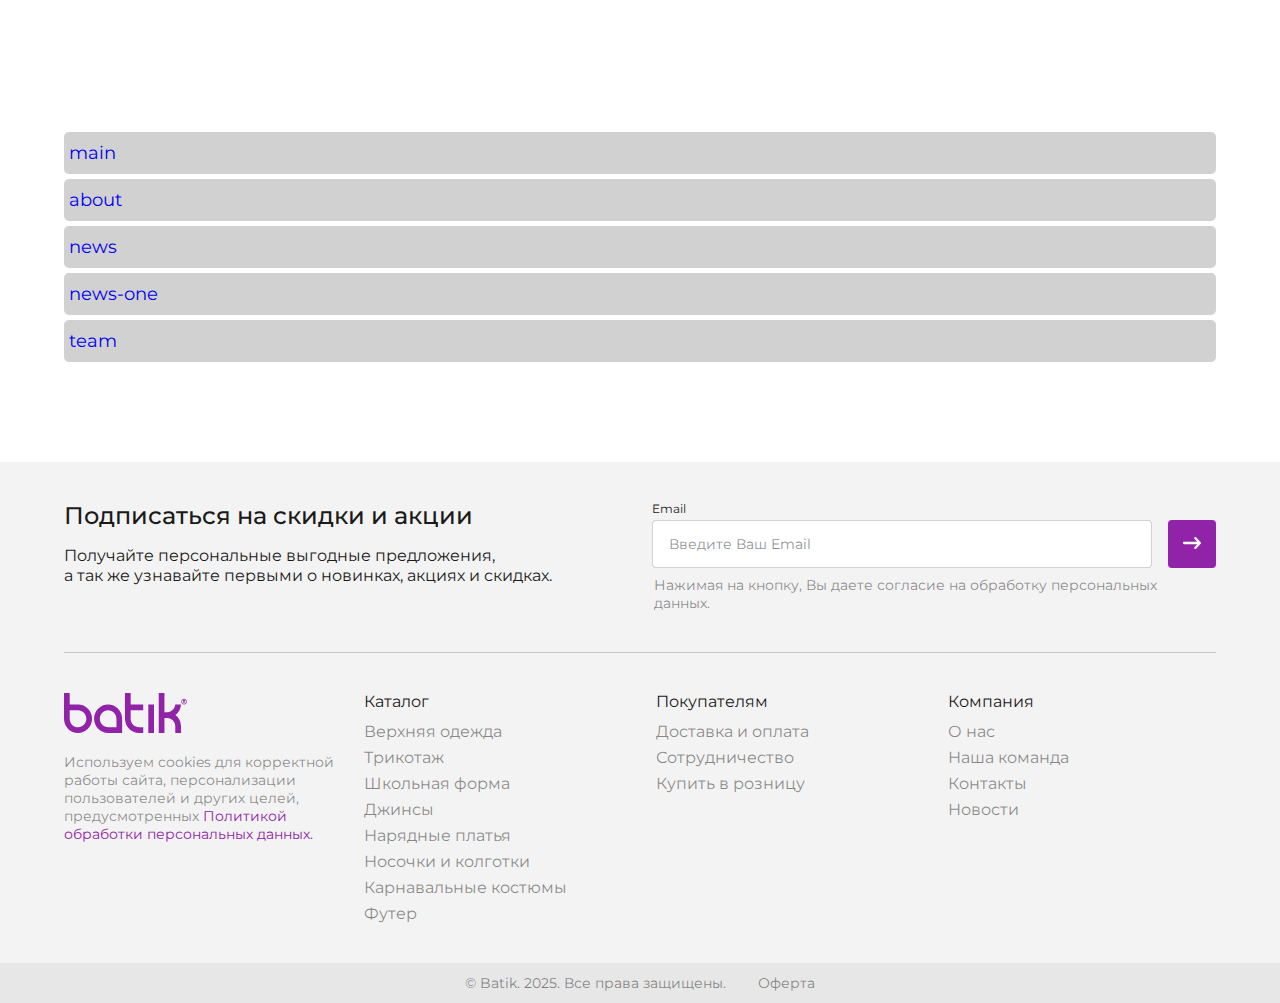
<file: index.html>
<!DOCTYPE html>
<html lang="en">

<head>
	<meta charset="UTF-8">
	<meta name="viewport" content="width=device-width, initial-scale=1.0">
	<title>Batik || Главная страница</title>
	<link rel="stylesheet" href="./styles/swiper-bundle.min.css">
	<link rel="stylesheet" href="./styles/styles.css">
</head>

<body>
	<main>
		<section class="batik-section-slider batik-slider-items">
			<div class="batik-container">
				<div class="t-page-list">
					<a href="main.html">main</a>
					<a href="about.html">about</a>
					<a href="news.html">news</a>
					<a href="news-one.html">news-one</a>
					<a href="team.html">team</a>
				</div>
			</div>
		</section>
	</main>


	<footer class="batik-footer">
		<div class="batik-container">
			<div class="batik-footer__top">
				<div class="batik-footer__subscribe batik-subscribe">
					<div class="batik-subscribe__left">
						<div class="batik-subscribe__title">Подписаться на скидки и акции</div>
						<div class="batik-subscribe__descr">
							Получайте персональные выгодные предложения, а так же узнавайте первыми о&nbsp;новинках,
							акциях и скидках.
						</div>
					</div>
					<div class="batik-subscribe__right">
						<form>

							<div class="batik-subscribe__form-row">
								<div class="batik-subscribe__form-input">
									<label>Email</label>
									<input type="text" name="email" placeholder="Введите Ваш Email">
								</div>
								<button type="submit">
									<svg width="18" height="12" viewBox="0 0 18 12" fill="none"
										xmlns="http://www.w3.org/2000/svg">
										<path
											d="M17.6704 6.8471C18.1099 6.37857 18.1099 5.61768 17.6704 5.14915L13.1702 0.351398C12.7307 -0.117133 12.017 -0.117133 11.5775 0.351398C11.138 0.819928 11.138 1.58082 11.5775 2.04935L14.1581 4.80056H1.12505C0.502759 4.80056 0 5.33656 0 6C0 6.66344 0.502759 7.19944 1.12505 7.19944H14.1581L11.5775 9.95065C11.138 10.4192 11.138 11.1801 11.5775 11.6486C12.017 12.1171 12.7307 12.1171 13.1702 11.6486L17.6704 6.85085V6.8471Z"
											fill="white" />
									</svg>
								</button>
							</div>
							<legend>Нажимая на кнопку, Вы даете согласие на обработку персональных данных.</legend>
						</form>
					</div>
				</div>
			</div>

			<div class="batik-footer__middle">
				<div class="batik-footer__row">
					<div class="batik-footer__left">
						<div class="batik-footer__logo">
							<a href="/"><img src="./images/logo.svg" alt=""></a>
						</div>
						<div class="batik-footer__cookie-info">
							Используем cookies для корректной работы сайта, персонализации пользователей и других целей,
							предусмотренных <a href="#">Политикой обработки персональных данных.</a>
						</div>
					</div>

					<nav class="batik-footer__menu">
						<div class="batik-footer__menu-wrap">
							<div class="batik-footer__menu-title">Каталог</div>
							<ul class="batik-footer__list">
								<li><a href="#">Верхняя одежда</a></li>
								<li><a href="#">Трикотаж</a></li>
								<li><a href="#">Школьная форма</a></li>
								<li><a href="#">Джинсы</a></li>
								<li><a href="#">Нарядные платья</a></li>
								<li><a href="#">Носочки и колготки</a></li>
								<li><a href="#">Карнавальные костюмы</a></li>
								<li><a href="#">Футер</a></li>
							</ul>
						</div>

						<div class="batik-footer__menu-wrap">
							<div class="batik-footer__menu-title">Покупателям</div>
							<ul class="batik-footer__list">
								<li><a href="#">Доставка и оплата</a></li>
								<li><a href="#">Сотрудничество</a></li>
								<li><a href="#">Купить в розницу</a></li>
							</ul>
						</div>

						<div class="batik-footer__menu-wrap">
							<div class="batik-footer__menu-title">Компания</div>
							<ul class="batik-footer__list">
								<li><a href="about.html">О нас</a></li>
								<li><a href="team.html">Наша команда</a></li>
								<li><a href="#">Контакты</a></li>
								<li><a href="news.html">Новости</a></li>
							</ul>
						</div>
					</nav>
				</div>
			</div>
		</div>
		<div class="batik-footer__bottom">
			<div class="batik-footer__copyright">
				<div>© Batik. 2025. Все права защищены.</div>
				<div><a href="#">Оферта</a></div>
			</div>
		</div>
	</footer>

	<div class="batik-modal-overlay">
		<div class="batik-modal-close js-modal-close">
			<svg width="20" height="20" viewBox="0 0 20 20" fill="none" xmlns="http://www.w3.org/2000/svg">
				<path
					d="M19.6663 18.0553L11.6111 10L19.6663 1.94472C19.88 1.73108 20 1.44132 20 1.13919C20 0.837057 19.88 0.5473 19.6663 0.333661C19.4527 0.120021 19.1629 0 18.8608 0C18.5587 0 18.2689 0.120021 18.0553 0.333661L10 8.38894L1.94472 0.333661C1.73108 0.120021 1.44132 0 1.13919 0C0.837058 0 0.547301 0.120021 0.333661 0.333661C0.120022 0.5473 6.24172e-07 0.837057 6.24172e-07 1.13919C6.24172e-07 1.44132 0.120022 1.73108 0.333661 1.94472L8.38894 10L0.333661 18.0553C0.120022 18.2689 0 18.5587 0 18.8608C0 19.1629 0.120022 19.4527 0.333661 19.6663C0.547301 19.88 0.837057 20 1.13919 20C1.44132 20 1.73108 19.88 1.94472 19.6663L10 11.6111L18.0553 19.6663C18.2689 19.88 18.5587 20 18.8608 20C19.1629 20 19.4527 19.88 19.6663 19.6663C19.88 19.4527 20 19.1629 20 18.8608C20 18.5587 19.88 18.2689 19.6663 18.0553Z"
					fill="white" />
			</svg>
		</div>
	</div>

	<div class="batik-modal js-modal js-modal-feedback">
		<div class="batik-modal__title">У вас есть вопросы?</div>
		<div class="batik-modal__subtitle">
			Мы свяжемся с Вами в ближвйшее время и ответим на все вопросы.
		</div>
		<div class="batik-modal__body">
			<form>
				<div class="batik-modal__input">
					<label>Имя</label>
					<input type="text" name="name" placeholder="Введите Ваше имя">
				</div>

				<div class="batik-modal__input">
					<label>Телефон</label>
					<input type="tel" name="phone" placeholder="+7 (900) 000-00-00">
				</div>

				<div class="batik-modal__btn">
					<button type="submit" class="batik-btn batik-btn--submit">Отправить</button>
				</div>

				<legend>
					Нажимая на кнопку, Вы даете согласие на обработку <a href="#">Персональных данных.</a>
				</legend>
			</form>
		</div>
	</div>

	<div class="batik-modal js-modal js-modal-feedback">
		<div class="batik-modal__logo">
			<img src="./images/logo.svg" alt="">
		</div>
		<div class="batik-modal__title">Регистрация</div>

		<div class="batik-modal__body">
			<form>
				<div class="batik-modal__input batik-modal__input--search">
					<label>ИНН</label>
					<input type="text" name="inn" placeholder="Начните вводить ИНН">
					<span class="batik-modal__input-ico"></span>
				</div>

				<div class="batik-modal__input">
					<label>Email</label>
					<input type="text" name="" placeholder="Введите Email">
				</div>

				<div class="batik-modal__input batik-modal__input--pass">
					<label>Пароль</label>
					<input type="password" name="" placeholder="Введите пароль">
					<span class="batik-modal__input-ico js-pass"></span>
				</div>

				<div class="batik-modal__input batik-modal__input--pass">
					<label>Подтверждение пароля</label>
					<input type="password" name="" placeholder="Введите пароль еще раз">
					<span class="batik-modal__input-ico js-pass"></span>
				</div>

				<div class="batik-modal__btn">
					<button type="submit">Зарегистрироваться</button>
				</div>

				<legend>
					Нажимая на кнопку, Вы даете согласие на обработку <a href="#">Персональных данных.</a>
				</legend>
			</form>
		</div>
	</div>

	<script src="./js/jquery.min.js"></script>
	<script src="./js/swiper-bundle.min.js"></script>
	<script src="./js/common.js"></script>

</body>

</html>
</file>
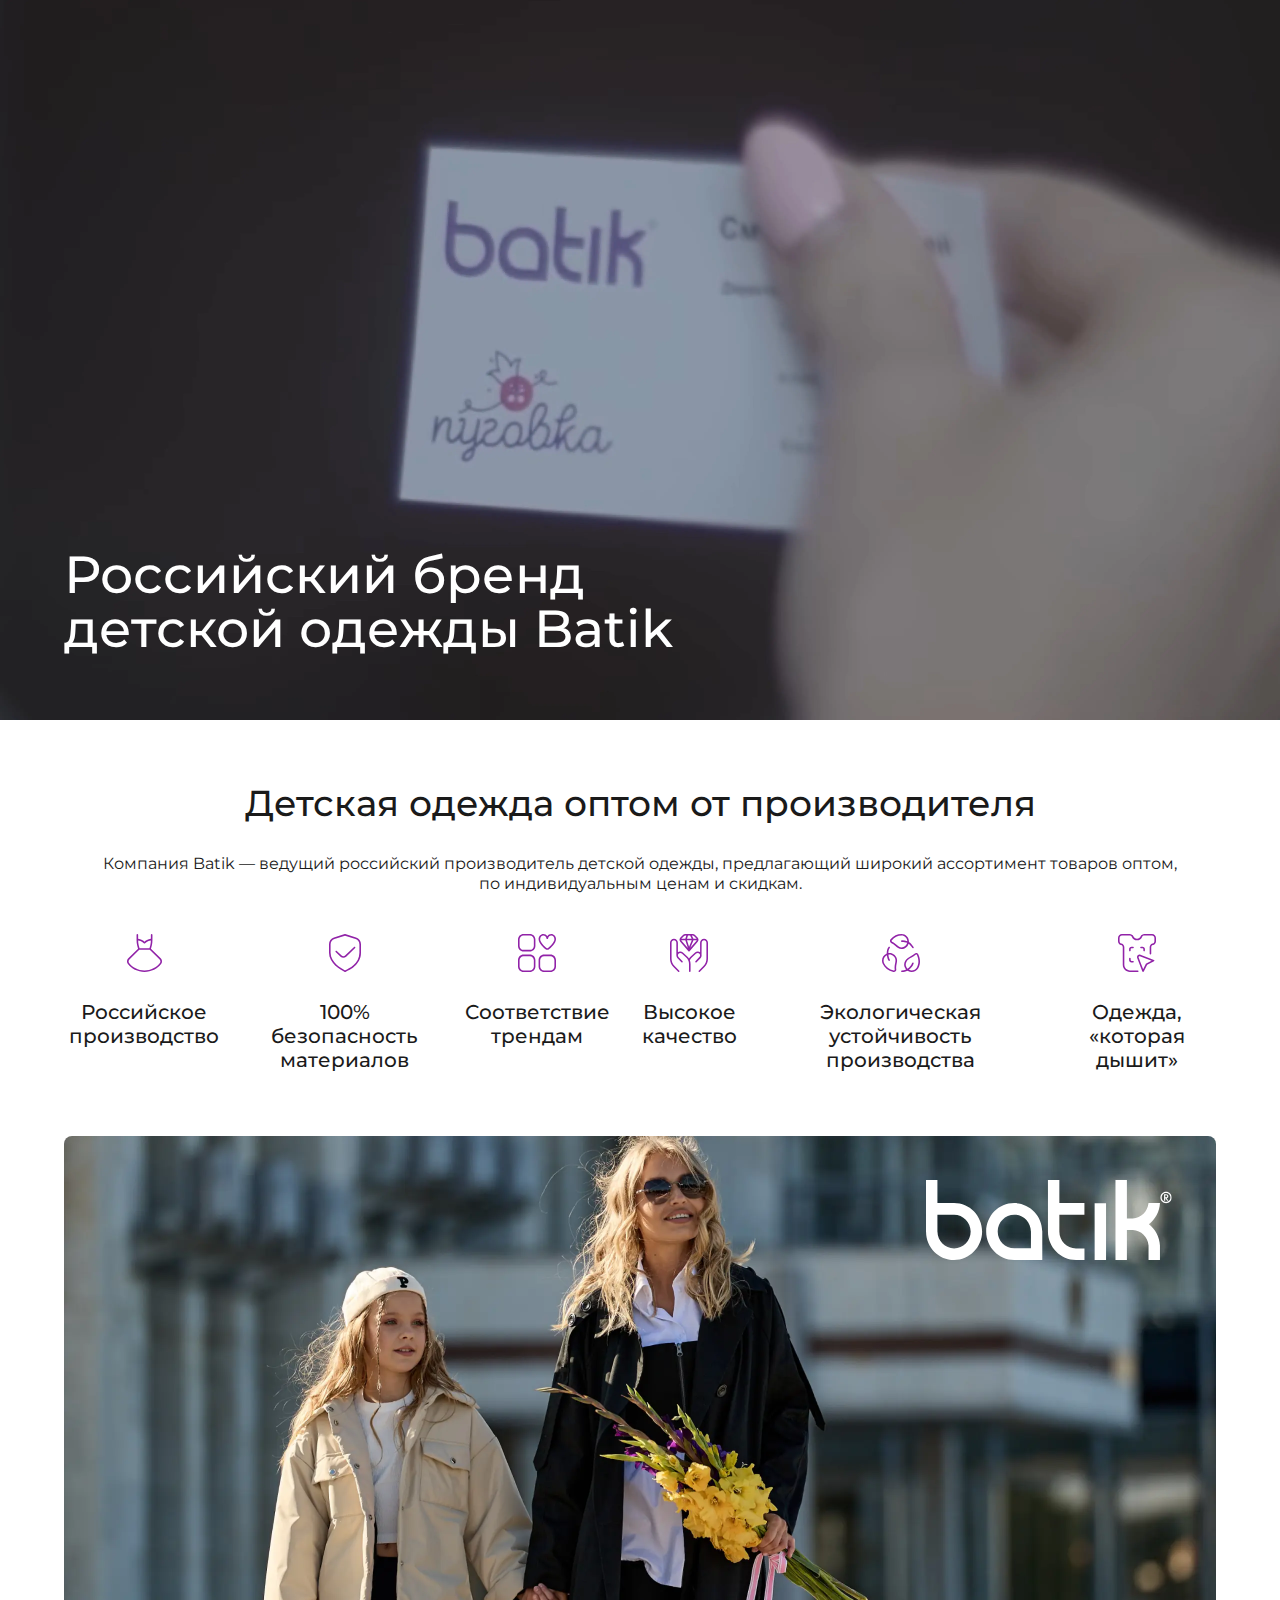
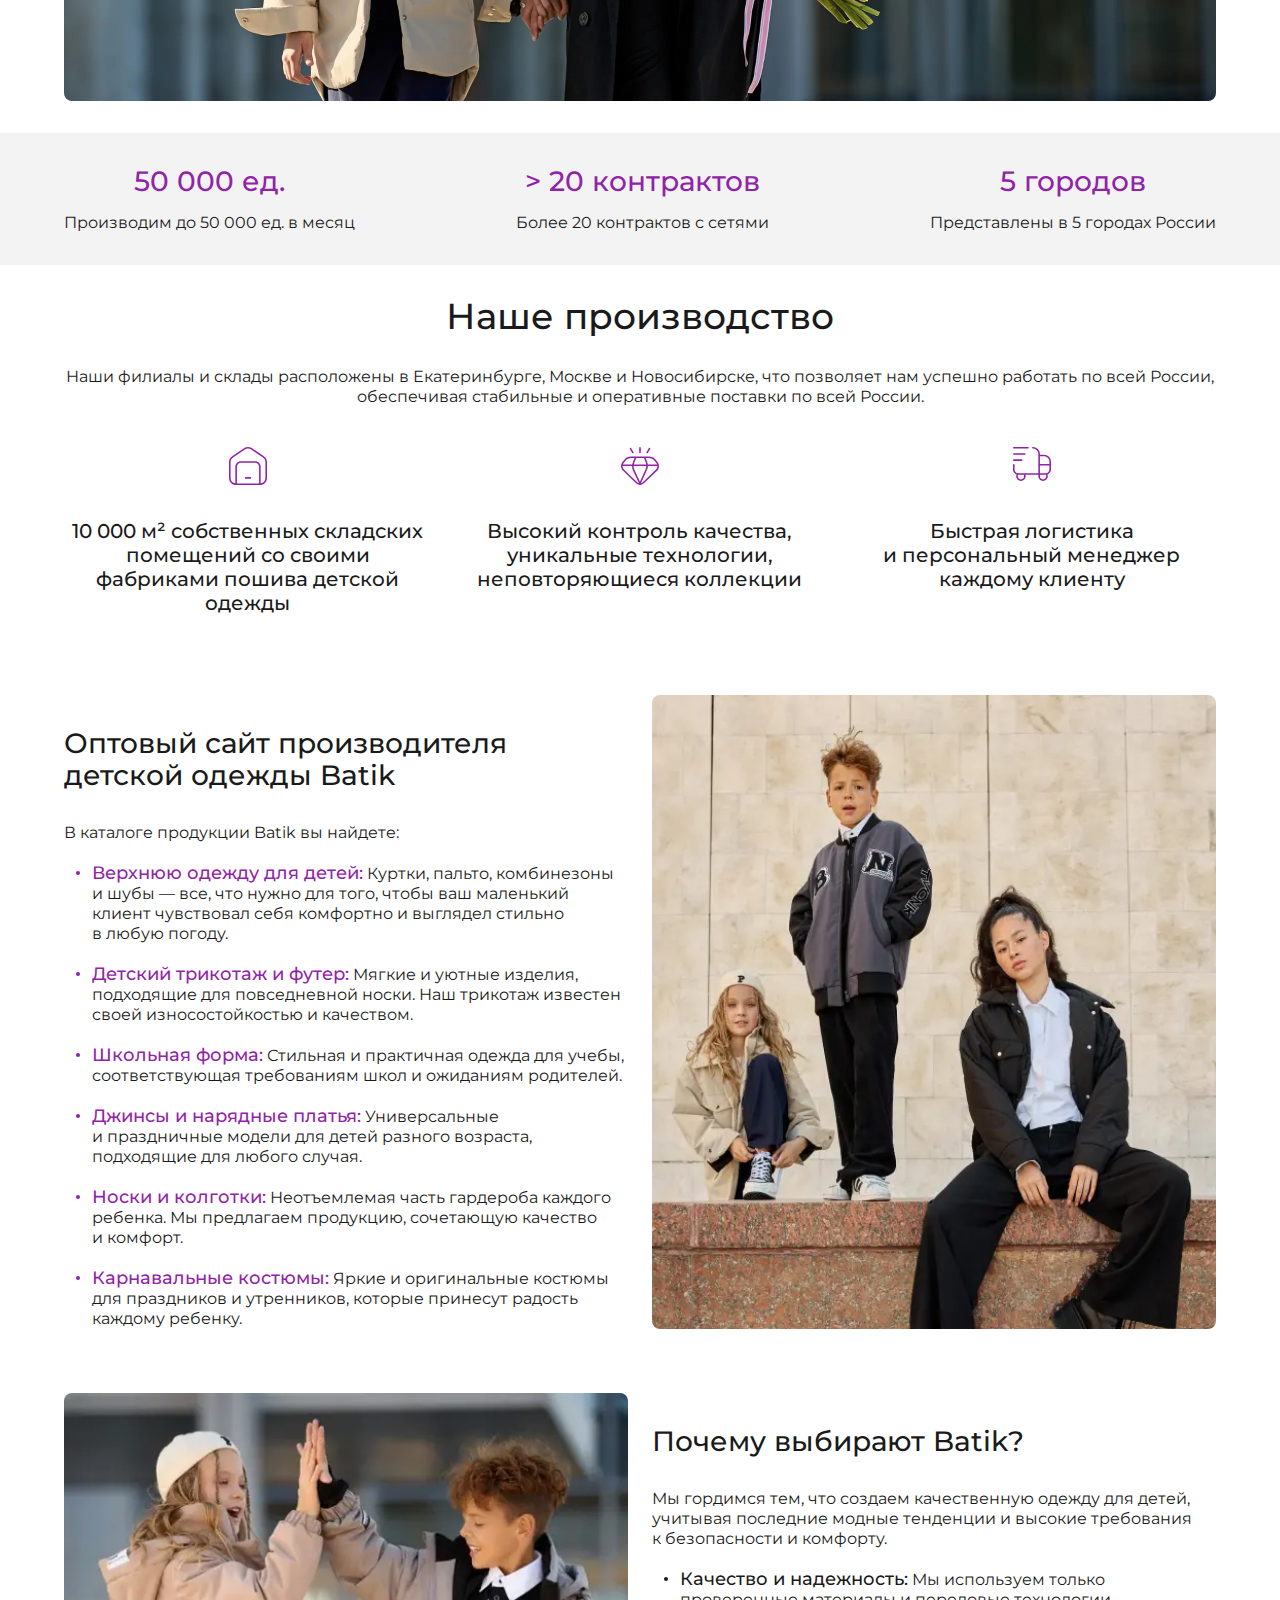
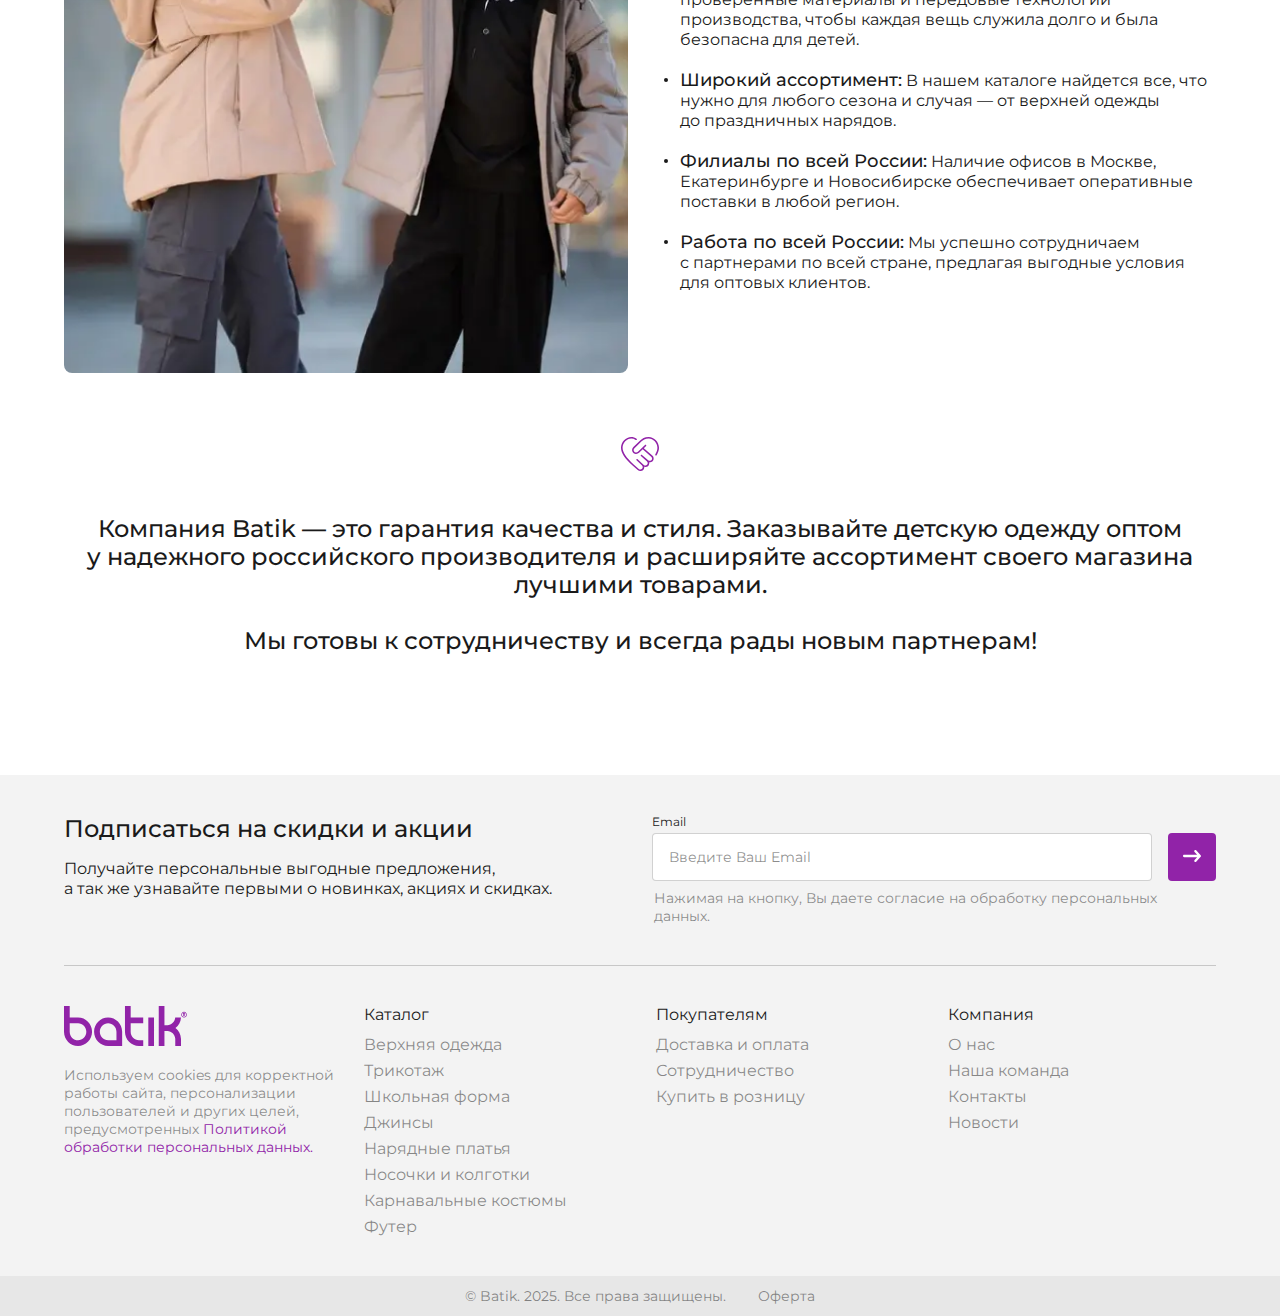
<file: about.html>
<!DOCTYPE html>
<html lang="en">

<head>
  <meta charset="UTF-8">
  <meta name="viewport" content="width=device-width, initial-scale=1.0">
  <title>Batik || О компании</title>
  <link rel="stylesheet" href="./styles/swiper-bundle.min.css">
  <link rel="stylesheet" href="./styles/styles.css">
</head>

<body>
  <main class="batik-main">
    <section class="batik-main-banner">
      <div class="batik-main-banner__content batik-container">
        <h1 class="batik-main-banner__title">Российский бренд детской одежды Batik</h1>
      </div>
    </section>


    <section class="batik-section batik-about-feautures">
      <div class="batik-container">
        <h2 class="batik-section-title">Детская одежда оптом от производителя</h2>
        <div class="batik-section-description">
          Компания Batik — ведущий российский производитель детской одежды, предлагающий широкий ассортимент товаров
          оптом, по индивидуальным ценам и скидкам.
        </div>
        <div class="batik-about-feautures__row">
          <div class="batik-about-feautures__item">
            <div class="batik-about-feautures__ico">
              <svg width="35" height="38" viewBox="0 0 35 38" fill="none" xmlns="http://www.w3.org/2000/svg">
                <path
                  d="M33.4792 24.111L23.9541 14.801L24.9036 11.2559C25.2678 9.61875 25.4523 7.94358 25.4523 6.27633V0.791667C25.4523 0.354667 25.0961 0 24.6571 0C24.2181 0 23.8619 0.354667 23.8619 0.791667V4.807C20.9355 5.0825 18.5435 6.77508 17.5002 7.64592C16.4569 6.77508 14.0649 5.0825 11.1385 4.807V0.791667C11.1385 0.354667 10.7823 0 10.3433 0C9.90435 0 9.5481 0.354667 9.5481 0.791667V6.27475C9.5481 7.94992 9.73258 9.62508 10.1047 11.2876L11.0463 14.7994L1.561 24.0714C-0.159838 25.5281 -0.504959 28.0203 0.761016 29.868C4.08659 34.732 10.8125 38 17.4986 38C24.1847 38 30.9122 34.7336 34.2362 29.868C35.5022 28.0203 35.1571 25.5281 33.4776 24.1094L33.4792 24.111ZM17.4986 9.5C17.7022 9.5 17.9058 9.424 18.0616 9.26883C18.0887 9.24192 20.6397 6.78933 23.8539 6.40933C23.8444 7.91825 23.679 9.43192 23.3577 10.8791L22.4544 14.2484H12.5445L11.649 10.9108C11.3198 9.43667 11.1544 7.923 11.1449 6.40775C14.3591 6.78617 16.9102 9.24033 16.9372 9.26725C17.0931 9.42083 17.2966 9.49842 17.5002 9.49842L17.4986 9.5ZM32.9225 28.9782C29.9262 33.3592 23.5836 36.4167 17.4986 36.4167C11.4137 36.4167 5.07106 33.3577 2.07471 28.9782C1.26836 27.8002 1.49102 26.2105 2.63453 25.2399L12.2582 15.8349H22.7422L32.4072 25.2795C33.5078 26.2121 33.7305 27.8018 32.9241 28.9797L32.9225 28.9782Z"
                  fill="#9123A8" />
              </svg>
            </div>
            <div class="batik-about-feautures__descr">
              Российское производство
            </div>
          </div>

          <div class="batik-about-feautures__item">
            <div class="batik-about-feautures__ico">
              <svg width="32" height="38" viewBox="0 0 32 38" fill="none" xmlns="http://www.w3.org/2000/svg">
                <path
                  d="M16.0024 38C15.8792 38 15.7576 37.9714 15.6441 37.9159L14.9642 37.5795C11.4543 35.8374 0 29.3431 0 18.8568L0.00319948 10.3745C0.00319948 7.29155 1.9853 4.56724 4.93686 3.59778L15.7512 0.0404601C15.9144 -0.0134867 16.092 -0.0134867 16.2536 0.0404601L27.0663 3.59619C30.0179 4.56724 32 7.29155 32 10.3729L31.9952 18.8552C31.9952 30.7521 20.5217 36.2562 17.0054 37.6605L16.3 37.9413C16.204 37.9794 16.1016 37.9984 16.0008 37.9984L16.0024 38ZM16.0024 1.63031L5.44078 5.10353C3.14513 5.85879 1.60456 7.97699 1.60456 10.3745L1.60136 18.8568C1.60136 28.4324 12.3773 34.5236 15.6808 36.161L16.0392 36.3388L16.4103 36.1912C19.6914 34.8822 30.397 29.762 30.397 18.8584L30.4018 10.376C30.4018 7.97858 28.8597 5.86037 26.5656 5.10512L16.0024 1.63031Z"
                  fill="#9123A8" />
                <path
                  d="M14.3722 23.8009C13.3468 23.8009 12.3214 23.4137 11.5407 22.6394L6.6518 18.0301C6.33185 17.7287 6.31905 17.2257 6.62301 16.9084C6.92696 16.5926 7.43248 16.5783 7.75404 16.8798L12.6573 21.5034C13.6076 22.4443 15.1289 22.4459 16.0648 21.5177L25.0426 12.9179C25.3626 12.6148 25.8697 12.6244 26.1737 12.9385C26.4808 13.2527 26.4728 13.7557 26.1545 14.0603L17.1846 22.6505C16.4119 23.4169 15.3913 23.8025 14.3706 23.8025L14.3722 23.8009Z"
                  fill="#9123A8" />
              </svg>
            </div>
            <div class="batik-about-feautures__descr">
              100% безопасность материалов
            </div>
          </div>

          <div class="batik-about-feautures__item">
            <div class="batik-about-feautures__ico">
              <svg width="38" height="38" viewBox="0 0 38 38" fill="none" xmlns="http://www.w3.org/2000/svg">
                <path
                  d="M11.875 0H5.54167C2.48583 0 0 2.48583 0 5.54167V11.875C0 14.9308 2.48583 17.4167 5.54167 17.4167H11.875C14.9308 17.4167 17.4167 14.9308 17.4167 11.875V5.54167C17.4167 2.48583 14.9308 0 11.875 0ZM15.8333 11.875C15.8333 14.06 14.06 15.8333 11.875 15.8333H5.54167C3.35667 15.8333 1.58333 14.06 1.58333 11.875V5.54167C1.58333 3.35667 3.35667 1.58333 5.54167 1.58333H11.875C14.06 1.58333 15.8333 3.35667 15.8333 5.54167V11.875ZM32.4583 20.5833H26.125C23.0692 20.5833 20.5833 23.0692 20.5833 26.125V32.4583C20.5833 35.5142 23.0692 38 26.125 38H32.4583C35.5142 38 38 35.5142 38 32.4583V26.125C38 23.0692 35.5142 20.5833 32.4583 20.5833ZM36.4167 32.4583C36.4167 34.6433 34.6433 36.4167 32.4583 36.4167H26.125C23.94 36.4167 22.1667 34.6433 22.1667 32.4583V26.125C22.1667 23.94 23.94 22.1667 26.125 22.1667H32.4583C34.6433 22.1667 36.4167 23.94 36.4167 26.125V32.4583ZM11.875 20.5833H5.54167C2.48583 20.5833 0 23.0692 0 26.125V32.4583C0 35.5142 2.48583 38 5.54167 38H11.875C14.9308 38 17.4167 35.5142 17.4167 32.4583V26.125C17.4167 23.0692 14.9308 20.5833 11.875 20.5833ZM15.8333 32.4583C15.8333 34.6433 14.06 36.4167 11.875 36.4167H5.54167C3.35667 36.4167 1.58333 34.6433 1.58333 32.4583V26.125C1.58333 23.94 3.35667 22.1667 5.54167 22.1667H11.875C14.06 22.1667 15.8333 23.94 15.8333 26.125V32.4583ZM27.5658 15.2317C28.0725 15.6275 28.6742 15.8333 29.2917 15.8333C29.9092 15.8333 30.5108 15.6275 31.0175 15.2317C32.1892 14.2975 38 9.405 38 5.14583C38 2.31167 35.8625 0 33.25 0C31.6508 0 30.1783 0.870833 29.2917 2.20083C28.4208 0.855 26.9483 0 25.3333 0C22.7208 0 20.5833 2.31167 20.5833 5.14583C20.5833 9.405 26.3942 14.2975 27.5658 15.2317ZM25.3333 1.58333C26.8533 1.58333 28.215 2.81833 28.5 4.44917C28.5633 4.82917 28.8958 5.09833 29.2758 5.09833C29.6558 5.09833 29.9883 4.82917 30.0517 4.44917C30.3367 2.81833 31.7142 1.58333 33.25 1.58333C34.9917 1.58333 36.4167 3.1825 36.4167 5.14583C36.4167 8.075 32.395 12.0808 30.02 13.9967C29.5925 14.3292 28.975 14.345 28.5633 13.9967C26.1883 12.0967 22.1667 8.09083 22.1667 5.14583C22.1667 3.1825 23.5917 1.58333 25.3333 1.58333Z"
                  fill="#9123A8" />
              </svg>
            </div>
            <div class="batik-about-feautures__descr">
              Соответствие трендам
            </div>
          </div>

          <div class="batik-about-feautures__item">
            <div class="batik-about-feautures__ico">
              <svg width="38" height="38" viewBox="0 0 38 38" fill="none" xmlns="http://www.w3.org/2000/svg">
                <path
                  d="M38 8.70833V24.7016C38 27.873 36.7651 30.856 34.5231 33.098L29.8525 37.7688C29.6973 37.924 29.4947 38 29.292 38C29.0894 38 28.8867 37.9224 28.7316 37.7688C28.4228 37.4601 28.4228 36.9582 28.7316 36.6494L33.4022 31.9786C35.3464 30.0343 36.4151 27.4518 36.4151 24.7016V8.70833C36.4151 7.39892 35.3496 6.33333 34.0402 6.33333C32.7309 6.33333 31.6653 7.39892 31.6653 8.70833C31.6653 8.70833 31.6511 21.432 31.6479 21.4605C31.6289 22.3345 31.3344 23.2022 30.7407 23.9083L26.5625 28.2562C26.4073 28.4177 26.1999 28.4984 25.9925 28.4984C25.7946 28.4984 25.5967 28.4256 25.4431 28.2767C25.128 27.9743 25.1185 27.4724 25.4209 27.1573L29.5628 22.8491C29.919 22.4232 30.0916 21.8785 30.0805 21.3307V21.3164C30.0662 20.7686 29.8652 20.2192 29.4757 19.7838C29.053 19.3135 28.4719 19.0332 27.8418 18.9984C27.2164 18.9715 26.6036 19.1773 26.1318 19.6001L21.8111 23.5774C20.9862 24.3358 20.3466 25.2447 19.8653 26.2548C20.326 27.4344 20.5809 28.6963 20.5809 29.9852V37.2052C20.5809 37.6422 20.2262 37.9968 19.7893 37.9968C19.3523 37.9968 18.9976 37.6422 18.9976 37.2052V29.9852C18.9976 27.5579 17.9733 25.2209 16.1857 23.5774L11.8571 19.5938C11.3948 19.1789 10.7884 18.9715 10.1551 19C9.52494 19.0348 8.94229 19.3135 8.52115 19.7853C7.73901 20.6578 7.71685 21.9925 8.47048 22.8887L12.5775 27.1557C12.8799 27.4708 12.872 27.9727 12.5553 28.2752C12.2434 28.5792 11.7368 28.5697 11.4359 28.253L7.29411 23.9448C6.69247 23.2291 6.39007 22.363 6.35998 21.4953C6.35365 21.4526 6.33465 8.70358 6.33465 8.70358C6.33465 7.39417 5.26911 6.32858 3.95975 6.32858C2.65039 6.32858 1.58485 7.39417 1.58485 8.70358V24.6968C1.58485 27.4455 2.65514 30.0295 4.59781 31.9738L9.26845 36.6447C9.57718 36.9534 9.57718 37.4553 9.26845 37.7641C9.11329 37.9193 8.91063 37.9953 8.70797 37.9953C8.50531 37.9953 8.30265 37.9177 8.14749 37.7641L3.47686 33.0933C1.23495 30.8512 0 27.8682 0 24.6968V8.70833C0 6.5265 1.77484 4.75 3.95817 4.75C6.14149 4.75 7.91634 6.5265 7.91634 8.70833V18.2036C8.53539 17.7381 9.27795 17.4658 10.068 17.4214C11.1335 17.3502 12.1357 17.7191 12.9226 18.4237L17.2592 22.4153C17.94 23.0407 18.5147 23.7579 18.9976 24.5306C19.4821 23.7563 20.0568 23.0438 20.7376 22.4153L25.0663 18.4316C25.8611 17.7207 26.8744 17.3581 27.9288 17.423C28.7205 17.4657 29.463 17.7381 30.0805 18.2052V8.70992C30.0805 6.52808 31.8553 4.75158 34.0387 4.75158C36.222 4.75158 37.9968 6.52808 37.9968 8.70992L38 8.70833ZM10.2754 7.75833C9.74343 7.13767 9.48377 6.30958 9.50119 5.54167C9.5566 4.79908 9.88276 3.95833 10.4416 3.39942L12.682 1.159C13.4309 0.411667 14.4236 0 15.4812 0H22.522C23.5796 0 24.5723 0.411667 25.3212 1.159L27.5615 3.39942C28.122 3.95992 28.4466 4.79592 28.502 5.54167C28.521 6.30958 28.2613 7.1345 27.7309 7.75517L19.6009 17.1427C19.4504 17.3169 19.2335 17.4167 19.0024 17.4167C18.7712 17.4167 18.5543 17.3169 18.4039 17.1427L10.2754 7.75833ZM26.7493 6.33333H23.4862L20.3529 13.8526L26.5276 6.72283C26.6274 6.60567 26.6891 6.4695 26.7493 6.33333ZM21.8649 1.58333L23.4482 4.75H26.5957C26.5419 4.674 26.5086 4.5885 26.4406 4.52042L24.2002 2.27842C23.7585 1.83667 23.1458 1.58333 22.5204 1.58333H21.8633H21.8649ZM21.7715 6.33333H16.9869L19.091 12.768L21.7715 6.33333ZM16.9805 4.75H21.6781L20.0948 1.58333H17.9954L16.979 4.75H16.9805ZM11.4059 4.75H15.3165L16.3314 1.58333H15.4796C14.8542 1.58333 14.2431 1.83667 13.7998 2.27842L11.5594 4.51883C11.4914 4.58692 11.4581 4.67242 11.4059 4.75ZM11.2539 6.33333C11.3156 6.4695 11.3758 6.60725 11.4771 6.726L17.8593 14.098L15.3213 6.33492L11.2539 6.33333Z"
                  fill="#9123A8" />
              </svg>
            </div>
            <div class="batik-about-feautures__descr">
              Высокое качество
            </div>
          </div>

          <div class="batik-about-feautures__item">
            <div class="batik-about-feautures__ico">
              <svg width="38" height="38" viewBox="0 0 38 38" fill="none" xmlns="http://www.w3.org/2000/svg">
                <path
                  d="M9.49054 9.15008C10.8048 9.68208 11.956 10.6875 13.1738 11.7515C15.0249 13.3681 16.9409 15.0417 19.5695 15.0417C22.9012 15.0417 25.6913 12.7633 26.605 9.66625C27.818 10.5529 29.0135 11.8766 30.2312 13.87C30.3801 14.1154 30.6414 14.25 30.9074 14.25C31.0483 14.25 31.1908 14.2136 31.3207 14.1344C31.6928 13.9064 31.8116 13.4187 31.5836 13.0467C30.0729 10.5703 28.5512 8.97433 26.9059 7.96258C26.9138 7.81375 26.9502 7.67283 26.9502 7.52083C26.9502 3.37408 23.6407 0 19.5727 0C15.2101 0 11.595 1.7575 8.51985 5.37383C8.01946 5.96283 7.83578 6.726 8.01788 7.46542C8.20315 8.22067 8.75579 8.85083 9.49529 9.15008H9.49054ZM9.72173 6.39825C12.477 3.15875 15.6979 1.58333 19.5695 1.58333C22.651 1.58333 25.1561 4.06917 25.3303 7.182C23.6724 6.53442 21.8704 6.33333 19.8213 6.33333C19.3843 6.33333 19.0296 6.688 19.0296 7.125C19.0296 7.562 19.3843 7.91667 19.8213 7.91667C21.7437 7.91667 23.5061 8.0275 25.2115 8.83025C24.6272 11.4744 22.3248 13.4583 19.5695 13.4583C17.5347 13.4583 15.9211 12.0492 14.2141 10.5577C12.9521 9.45408 11.6457 8.31408 10.0843 7.68233C9.81199 7.5715 9.61722 7.35458 9.55229 7.08858C9.51746 6.94608 9.4937 6.66742 9.72173 6.39825ZM36.3847 20.425C36.076 19.7062 35.4616 19.2043 34.6999 19.0491C33.9335 18.8923 33.1386 19.1235 32.5669 19.6666C31.4917 20.6894 30.1505 21.4336 28.7285 22.2205C26.5955 23.4017 24.3897 24.624 23.1055 26.8913C22.1253 28.6251 21.8846 30.6343 22.4246 32.547C22.7413 33.668 23.3288 34.6576 24.092 35.4983C22.8015 36.0573 21.3779 36.4167 19.8213 36.4167C19.3843 36.4167 19.0296 36.7713 19.0296 37.2083C19.0296 37.6453 19.3843 38 19.8213 38C21.883 38 23.769 37.4807 25.4142 36.6415C25.6138 36.7777 25.7959 36.9328 26.0096 37.0516C27.1703 37.6928 28.4292 37.9968 29.6723 37.9968C32.3167 37.9968 34.8883 36.6209 36.2691 34.181C38.5383 30.172 38.5779 25.5423 36.3847 20.425ZM34.8915 33.402C33.3143 36.1855 29.7799 37.1988 26.936 35.7343C29.2922 34.0923 30.966 31.7807 31.6437 29.5418C31.7704 29.1238 31.5345 28.6821 31.1148 28.5554C30.7 28.4288 30.255 28.6663 30.1283 29.0842C29.4981 31.1679 27.8512 33.3086 25.5536 34.7399C24.803 34.0227 24.2377 33.136 23.9495 32.1179C23.5235 30.6138 23.7151 29.0352 24.4863 27.6719C25.5488 25.7941 27.4665 24.7317 29.4965 23.6075C30.9422 22.8063 32.4371 21.9783 33.6595 20.8145C33.8179 20.6657 34.0158 20.5849 34.2201 20.5849C34.2723 20.5849 34.3262 20.5897 34.3816 20.6007C34.5273 20.6308 34.7917 20.729 34.9295 21.0504C36.9184 25.6912 36.9057 29.8474 34.8931 33.4036L34.8915 33.402ZM14.4073 23.4317C13.5586 21.565 12.0416 20.1479 10.1334 19.4433C8.90147 18.9889 7.60459 18.9018 6.34253 19.1108C6.3362 17.0968 6.72416 15.1699 7.75344 13.9729C8.04005 13.642 8.00046 13.1417 7.66951 12.8567C7.33856 12.5732 6.83817 12.6097 6.55314 12.9422C5.16283 14.5588 4.67511 17.0478 4.74795 19.5557C4.62918 19.6048 4.50409 19.6286 4.38691 19.684C0.61184 21.4463 -1.04767 25.9936 0.689432 29.8189C2.59122 34.0084 6.19844 36.7413 11.4097 37.9383C11.5839 37.9778 11.7597 37.9984 11.9339 37.9984C12.5293 37.9984 13.1073 37.7688 13.5491 37.3445C14.1318 36.784 14.3883 35.9718 14.2379 35.1753C14.1745 34.8333 14.1619 33.9134 14.1555 33.4226C14.1381 32.1638 14.3851 30.9843 14.6211 29.8427C15.0375 27.8366 15.4683 25.7624 14.4089 23.4302L14.4073 23.4317ZM13.0677 29.5213C12.8143 30.7452 12.5514 32.0118 12.572 33.5429C12.5815 34.2443 12.599 35.0281 12.6797 35.4698C12.732 35.7453 12.6465 36.0129 12.4485 36.2045C12.2632 36.3834 12.0178 36.4515 11.7629 36.3961C7.05828 35.3147 3.81685 32.8811 2.12884 29.165C0.778108 26.1883 2.02116 22.6781 4.88413 21.2214C5.13907 23.2528 5.7123 25.175 6.45971 26.5113C6.6054 26.771 6.87459 26.9167 7.1517 26.9167C7.28313 26.9167 7.41615 26.8834 7.53808 26.8169C7.9197 26.6032 8.05588 26.1218 7.84211 25.7387C7.1422 24.4894 6.62598 22.6179 6.42488 20.6847C6.79542 20.6118 7.16912 20.5612 7.54441 20.5612C8.23165 20.5612 8.91889 20.6831 9.58396 20.9285C11.0915 21.4858 12.2918 22.6068 12.9647 24.0873C13.8087 25.9493 13.4651 27.6054 13.0661 29.5228L13.0677 29.5213Z"
                  fill="#9123A8" />
              </svg>
            </div>
            <div class="batik-about-feautures__descr">
              Экологическая устойчивость производства
            </div>
          </div>

          <div class="batik-about-feautures__item">
            <div class="batik-about-feautures__ico">
              <svg width="38" height="38" viewBox="0 0 38 38" fill="none" xmlns="http://www.w3.org/2000/svg">
                <path
                  d="M15.8399 13.4527C15.8399 13.8959 15.4915 14.2441 15.0479 14.2441H13.4639C13.0204 14.2441 12.6719 14.5923 12.6719 15.0354V16.6181C12.6719 17.0612 12.3235 17.4094 11.8799 17.4094C11.4364 17.4094 11.088 17.0612 11.088 16.6181V15.0354C11.088 13.7218 12.1492 12.6614 13.4639 12.6614H15.0479C15.4915 12.6614 15.8399 13.0096 15.8399 13.4527ZM11.8799 23.7401C11.4364 23.7401 11.088 24.0883 11.088 24.5314V26.1141C11.088 27.4277 12.1492 28.4881 13.4639 28.4881H15.0479C15.4915 28.4881 15.8399 28.1399 15.8399 27.6968C15.8399 27.2536 15.4915 26.9055 15.0479 26.9055H13.4639C13.0204 26.9055 12.6719 26.5573 12.6719 26.1141V24.5314C12.6719 24.0883 12.3235 23.7401 11.8799 23.7401ZM26.1359 17.4094C26.5794 17.4094 26.9279 17.0612 26.9279 16.6181V15.0354C26.9279 13.7218 25.8666 12.6614 24.5519 12.6614H22.9679C22.5244 12.6614 22.1759 13.0096 22.1759 13.4527C22.1759 13.8959 22.5244 14.2441 22.9679 14.2441H24.5519C24.9954 14.2441 25.3439 14.5923 25.3439 15.0354V16.6181C25.3439 17.0612 25.6924 17.4094 26.1359 17.4094ZM34.0559 0H26.3893C24.7261 0 23.2689 0.917951 22.6669 2.32653C22.0492 3.79842 20.6078 4.74802 19.0238 4.74802C17.4398 4.74802 15.9983 3.79842 15.3806 2.32653C14.7787 0.902124 13.3214 0 11.6582 0H3.95998C1.77407 0 0 1.77259 0 3.95668V7.21699C0 8.92628 1.09296 10.4298 2.70863 10.9679L3.12047 11.1104C4.0867 11.4427 4.75198 12.3449 4.75198 13.3578V30.8621C4.75198 34.7872 7.95165 37.9842 11.8799 37.9842H19.7999C20.2434 37.9842 20.5919 37.636 20.5919 37.1928C20.5919 36.7497 20.2434 36.4015 19.7999 36.4015H11.8799C8.82284 36.4015 6.33597 33.9167 6.33597 30.8621V13.3578C6.33597 11.6485 5.24302 10.1449 3.62734 9.60683L3.21551 9.46439C2.24927 9.13203 1.58399 8.2299 1.58399 7.21699V3.95668C1.58399 2.64307 2.64527 1.58267 3.95998 1.58267H11.6265C12.6403 1.58267 13.5431 2.13661 13.8916 2.94377C14.7628 5.00125 16.7745 6.3307 18.9921 6.3307C21.2097 6.3307 23.2213 5.00125 24.1084 2.94377C24.4569 2.12078 25.3597 1.58267 26.3735 1.58267H34.04C35.3547 1.58267 36.416 2.64307 36.416 3.95668V7.21699C36.416 8.24573 35.7666 9.14785 34.8003 9.46439L34.3727 9.60683C32.757 10.1449 31.664 11.6485 31.664 13.3578V19.7834C31.664 20.2266 32.0125 20.5748 32.456 20.5748C32.8995 20.5748 33.248 20.2266 33.248 19.7834V13.3578C33.248 12.329 33.8975 11.4269 34.8637 11.1104L35.2914 10.9679C36.907 10.4298 38 8.92628 38 7.21699V3.95668C38 1.77259 36.2259 0 34.04 0H34.0559ZM36.4318 26.6047C36.4318 26.9213 36.2734 27.2062 35.9883 27.3486L29.193 30.7514L25.7874 37.5569C25.6607 37.8259 25.3756 38 25.0746 38H25.0429C24.7261 38 24.4569 37.7784 24.346 37.4935L19.1663 23.9933C18.8337 23.0437 19.0713 22.0308 19.7682 21.3344C20.4652 20.6381 21.4631 20.4007 22.3977 20.733C22.3977 20.733 22.4135 20.733 22.4293 20.733L35.9408 25.9084C36.2418 26.0192 36.4318 26.2882 36.4477 26.6047H36.4318ZM33.6757 26.7314L21.8591 22.2049C21.7641 22.1733 21.6532 22.1574 21.5423 22.1574C21.2889 22.1574 21.0513 22.2524 20.8612 22.4423C20.5919 22.7114 20.5127 23.0754 20.6236 23.4394L25.1538 35.2303L27.8624 29.8018C27.9416 29.6435 28.0684 29.5169 28.2109 29.4536L33.644 26.7472L33.6757 26.7314Z"
                  fill="#9123A8" />
              </svg>
            </div>
            <div class="batik-about-feautures__descr">
              Одежда, «которая дышит»
            </div>
          </div>
        </div>
      </div>
    </section>

    <section class="batik-section batik-about-promo-pic">
      <div class="batik-container">
        <div class="batik-about-promo-pic__wrapper">
          <div class="batik-about-promo-pic__logo">
            <img src="./images/logo-white.svg" alt="">
          </div>
        </div>
      </div>
    </section>

    <section class="batik-info-block">
      <div class="batik-container">
        <div class="batik-info-block__row">
          <div class="batik-info-block__item">
            <div class="batik-info-block__title">50 000 ед.</div>
            <div class="batik-info-block__descr">Производим до 50 000 ед. в месяц</div>
          </div>
          <div class="batik-info-block__item">
            <div class="batik-info-block__title">> 20 контрактов </div>
            <div class="batik-info-block__descr">Более 20 контрактов с сетями</div>
          </div>
          <div class="batik-info-block__item">
            <div class="batik-info-block__title">5 городов</div>
            <div class="batik-info-block__descr">Представлены в 5 городах России</div>
          </div>
        </div>
      </div>
    </section>

    <section class="batik-section batik-feautures">
      <div class="batik-container">
        <h2 class="batik-section-title">Наше производство</h2>
        <div class="batik-section-description">
          Наши филиалы и склады расположены в Екатеринбурге, Москве и Новосибирске, что позволяет нам успешно работать
          по всей России, обеспечивая стабильные и оперативные поставки по всей России.
        </div>

        <div class="batik-feautures__row">
          <div class="batik-feautures__item batik-feautures__item--col3">
            <div class="batik-feautures__ico">
              <svg width="38" height="38" viewBox="0 0 38 38" fill="none" xmlns="http://www.w3.org/2000/svg">
                <path
                  d="M34.8603 9.2373L22.9868 1.22655C20.5659 -0.408849 17.4341 -0.408849 15.0163 1.22655L3.13975 9.2373C1.17325 10.564 0 12.7709 0 15.1409V30.8758C0 34.8036 3.19675 38 7.125 38H30.875C34.8032 38 38 34.8036 38 30.8758V15.1425C38 12.7725 36.8268 10.5624 34.8603 9.2373ZM30.0833 36.4184H7.91667V19.7953C7.91667 17.6122 9.69158 15.8375 11.875 15.8375H26.125C28.3084 15.8375 30.0833 17.6122 30.0833 19.7953V36.4184ZM36.4167 30.8774C36.4167 33.6637 34.3488 35.9767 31.6667 36.3614V19.7953C31.6667 16.7399 29.1808 14.2543 26.125 14.2543H11.875C8.81917 14.2543 6.33333 16.7399 6.33333 19.7953V36.3614C3.65117 35.9767 1.58333 33.6637 1.58333 30.8774V15.1425C1.58333 13.2981 2.49533 11.5819 4.02483 10.5497L15.9014 2.5374C16.8419 1.90255 17.9202 1.58276 19 1.58276C20.0798 1.58276 21.1581 1.90097 22.1002 2.5374L33.9752 10.5497C35.5047 11.5819 36.4167 13.2981 36.4167 15.1425V30.8774ZM22.1667 30.8774C22.1667 31.3144 21.812 31.669 21.375 31.669H16.625C16.188 31.669 15.8333 31.3144 15.8333 30.8774C15.8333 30.4404 16.188 30.0858 16.625 30.0858H21.375C21.812 30.0858 22.1667 30.4404 22.1667 30.8774Z"
                  fill="#9123A8" />
              </svg>
            </div>
            <div class="batik-feautures__title">
              10 000 м² собственных складских помещений со своими фабриками пошива детской одежды
            </div>

          </div>

          <div class="batik-feautures__item batik-feautures__item--col3">
            <div class="batik-feautures__ico">
              <svg width="38" height="38" viewBox="0 0 38 38" fill="none" xmlns="http://www.w3.org/2000/svg">
                <path
                  d="M36.7275 15.2947L34.6531 12.7311C32.9921 10.6773 30.525 9.50079 27.8837 9.50079H23.5022C23.5022 9.50079 23.4991 9.50079 23.4975 9.50079H10.0854C7.45836 9.50079 4.99762 10.6678 3.33496 12.7041C3.33496 12.7041 1.31285 15.1838 1.3081 15.1918C-0.718762 17.852 -0.348227 21.6745 2.12834 23.8739L15.3299 36.6097C16.3718 37.536 17.6766 38 18.9846 38C20.3052 38 21.6274 37.5265 22.6867 36.5812L35.8487 23.9246C38.3316 21.7077 38.7195 18.0103 36.7291 15.2947H36.7275ZM33.4228 13.7271L35.4734 16.2622C35.741 16.6264 35.95 17.0159 36.102 17.4181H26.8355C26.7294 16.5678 26.514 15.7286 26.1894 14.9178L24.655 11.0843H27.8837C30.0436 11.0843 32.0641 12.047 33.4228 13.7271ZM18.9782 34.6256L13.2096 22.3174C12.8058 21.2469 12.6237 20.1211 12.6633 19.0016H25.3264C25.2916 19.8978 25.1158 20.7861 24.7975 21.6301L18.9782 34.6256ZM12.8723 17.4181C12.9705 16.989 13.1019 16.5646 13.2682 16.1498C13.2682 16.1498 15.2697 11.1333 15.2792 11.0843H22.9512L24.7199 15.5053C24.9685 16.1276 25.1411 16.7689 25.2377 17.4181H12.8723ZM4.56375 13.7065C5.92238 12.0391 7.93657 11.0843 10.0854 11.0843H13.5912L11.7987 15.5623C11.5564 16.1672 11.3759 16.7879 11.254 17.4181H1.87657C2.03809 16.9763 2.26452 16.5535 2.55905 16.1624L4.56375 13.7065ZM3.20353 22.7132C2.11409 21.7457 1.56304 20.3729 1.58521 19H11.0814C11.0434 20.3174 11.2651 21.6491 11.7512 22.9302L18.0139 36.2994C17.4311 36.1505 16.8769 35.8671 16.4035 35.4475L3.20195 22.7148L3.20353 22.7132ZM34.7735 22.7623L21.6116 35.419C21.1254 35.8528 20.5585 36.1442 19.9647 36.2962L26.2622 22.2303C26.6581 21.1836 26.8735 20.0926 26.9099 18.9984H36.414C36.414 18.9984 36.4156 18.9984 36.4171 18.9984C36.452 20.3792 35.893 21.7616 34.7735 22.7607V22.7623ZM18.2023 5.54213V0.791733C18.2023 0.354696 18.557 0 18.9941 0C19.4311 0 19.7858 0.354696 19.7858 0.791733V5.54213C19.7858 5.97917 19.4311 6.33386 18.9941 6.33386C18.557 6.33386 18.2023 5.97917 18.2023 5.54213ZM25.4404 5.13518L27.8156 1.17651C28.0437 0.802817 28.533 0.68089 28.9019 0.904159C29.2772 1.12901 29.3991 1.61513 29.1743 1.99042L26.7991 5.94908C26.6502 6.1961 26.3873 6.33386 26.1197 6.33386C25.9804 6.33386 25.8395 6.29903 25.7128 6.22144C25.3375 5.99658 25.2156 5.51046 25.4404 5.13518ZM8.81382 1.99042C8.58738 1.61672 8.71089 1.12901 9.08618 0.904159C9.4583 0.679307 9.94601 0.802817 10.1725 1.17651L12.5477 5.13518C12.7741 5.50888 12.6506 5.99658 12.2753 6.22144C12.1486 6.29903 12.0077 6.33386 11.8684 6.33386C11.6008 6.33386 11.3379 6.1961 11.189 5.94908L8.81382 1.99042Z"
                  fill="#9123A8" />
              </svg>
            </div>
            <div class="batik-feautures__title">
              Высокий контроль качества, уникальные технологии, неповторяющиеся коллекции
            </div>

          </div>

          <div class="batik-feautures__item batik-feautures__item--col3">
            <div class="batik-feautures__ico">
              <svg width="38" height="34" viewBox="0 0 38 34" fill="none" xmlns="http://www.w3.org/2000/svg">
                <path
                  d="M0 13.1364C0 12.7098 0.354667 12.3636 0.791667 12.3636H8.70833C9.14533 12.3636 9.5 12.7098 9.5 13.1364C9.5 13.5629 9.14533 13.9091 8.70833 13.9091H0.791667C0.354667 13.9091 0 13.5629 0 13.1364ZM38 14.6818V22.4091C38 24.7211 36.5053 26.6993 34.409 27.472C34.6877 28.0655 34.8333 28.7053 34.8333 29.3636C34.8333 31.9198 32.7022 34 30.0833 34C27.4645 34 25.3333 31.9198 25.3333 29.3636C25.3333 28.832 25.4283 28.3112 25.612 27.8182H12.388C12.5717 28.3112 12.6667 28.832 12.6667 29.3636C12.6667 31.9198 10.5355 34 7.91667 34C5.29783 34 3.16667 31.9198 3.16667 29.3636C3.16667 28.7053 3.31233 28.0655 3.591 27.472C1.49467 26.6993 0 24.7211 0 22.4091V17.7727C0 17.3462 0.354667 17 0.791667 17C1.22867 17 1.58333 17.3462 1.58333 17.7727V22.4091C1.58333 24.5387 3.35825 26.2727 5.54167 26.2727H25.3333V6.95455C25.3333 3.97182 22.8475 1.54545 19.7917 1.54545C19.3547 1.54545 19 1.19927 19 0.772727C19 0.346182 19.3547 0 19.7917 0C23.7199 0 26.9167 3.12027 26.9167 6.95455V7.72727H30.875C34.8032 7.72727 38 10.8475 38 14.6818ZM26.9167 9.27273V17H36.4167V14.6818C36.4167 11.6991 33.9308 9.27273 30.875 9.27273H26.9167ZM10.6448 27.8182H5.54167C5.42608 27.8182 5.3105 27.8135 5.19492 27.8074C4.902 28.2849 4.75 28.815 4.75 29.3636C4.75 31.0683 6.17025 32.4545 7.91667 32.4545C9.66308 32.4545 11.0833 31.0683 11.0833 29.3636C11.0833 28.8196 10.9329 28.2926 10.6448 27.8182ZM32.8051 27.8074C32.6911 27.8151 32.5755 27.8182 32.4583 27.8182H27.3553C27.0671 28.2926 26.9167 28.8196 26.9167 29.3636C26.9167 31.0683 28.3369 32.4545 30.0833 32.4545C31.8298 32.4545 33.25 31.0683 33.25 29.3636C33.25 28.815 33.0964 28.2849 32.8051 27.8074ZM36.4167 22.4091V18.5455H26.9167V26.2727H32.4583C34.6418 26.2727 36.4167 24.5387 36.4167 22.4091ZM0.791667 1.54545H15.0417C15.4787 1.54545 15.8333 1.19927 15.8333 0.772727C15.8333 0.346182 15.4787 0 15.0417 0H0.791667C0.354667 0 0 0.346182 0 0.772727C0 1.19927 0.354667 1.54545 0.791667 1.54545ZM0.791667 7.72727H11.875C12.312 7.72727 12.6667 7.38109 12.6667 6.95455C12.6667 6.528 12.312 6.18182 11.875 6.18182H0.791667C0.354667 6.18182 0 6.528 0 6.95455C0 7.38109 0.354667 7.72727 0.791667 7.72727Z"
                  fill="#9123A8" />
              </svg>
            </div>
            <div class="batik-feautures__title">
              Быстрая логистика и персональный менеджер каждому клиенту
            </div>
          </div>
        </div>
      </div>
    </section>

    <section class="batik-section batik-about-capabalities">
      <div class="batik-container">
        <div class="batik-about-capabalities__row">
          <div class="batik-about-capabalities__item">
            <div class="batik-about-capabalities__title">
              Оптовый сайт производителя детской одежды Batik
            </div>
            <div class="batik-about-capabalities__descr">В каталоге продукции Batik вы найдете:</div>
            <ul class="batik-about-capabalities__list batik-about-capabalities__list--pink">
              <li>
                <span>Верхнюю одежду для детей:</span> Куртки, пальто, комбинезоны и шубы — все, что нужно для того,
                чтобы ваш маленький клиент чувствовал себя комфортно и выглядел стильно в любую погоду.
              </li>
              <li>
                <span>Детский трикотаж и футер:</span> Мягкие и уютные изделия, подходящие для повседневной носки. Наш
                трикотаж известен своей износостойкостью и качеством.
              </li>
              <li>
                <span>Школьная форма:</span> Стильная и практичная одежда для учебы, соответствующая требованиям школ
                и ожиданиям родителей.
              </li>
              <li>
                <span>Джинсы и нарядные платья:</span> Универсальные и праздничные модели для детей разного возраста,
                подходящие для любого случая.
              </li>
              <li>
                <span>Носки и колготки:</span> Неотъемлемая часть гардероба каждого ребенка. Мы предлагаем продукцию,
                сочетающую качество и комфорт.
              </li>
              <li>
                <span>Карнавальные костюмы:</span> Яркие и оригинальные костюмы для праздников и утренников, которые
                принесут радость каждому ребенку.
              </li>
            </ul>
          </div>
          <div class="batik-about-capabalities__item batik-about-capabalities__item-pic">
            <picture>
              <source srcset="./images/capabalities/photo1-tbl.webp" media="(max-width: 991px)" />
              <source srcset="./images/capabalities/photo1-mb.webp" media="(max-width: 767px)" />
              <img src="./images/capabalities/photo1.webp" alt="MDN" />
            </picture>
          </div>
        </div>

        <div class="batik-about-capabalities__row">
          <div class="batik-about-capabalities__item batik-about-capabalities__item-pic">
            <picture>
              <source srcset="./images/capabalities/photo2-tbl.webp" media="(max-width: 991px)" />
              <source srcset="./images/capabalities/photo2-mb.webp" media="(max-width: 767px)" />
              <img src="./images/capabalities/photo2.webp" alt="MDN" />
            </picture>
          </div>
          <div class="batik-about-capabalities__item">
            <div class="batik-about-capabalities__title">Почему выбирают Batik?</div>
            <div class="batik-about-capabalities__descr">
              Мы гордимся тем, что создаем качественную одежду для детей, учитывая последние модные тенденции и высокие
              требования к безопасности и комфорту.
            </div>
            <ul class="batik-about-capabalities__list">
              <li>
                <span>Качество и надежность:</span> Мы используем только проверенные материалы и передовые технологии
                производства, чтобы каждая вещь служила долго и была безопасна для детей.
              </li>
              <li>
                <span>Широкий ассортимент:</span> В нашем каталоге найдется все, что нужно для любого сезона и случая —
                от верхней одежды до праздничных нарядов.
              </li>
              <li>
                <span>Филиалы по всей России:</span> Наличие офисов в Москве, Екатеринбурге и Новосибирске обеспечивает
                оперативные поставки в любой регион.
              </li>
              <li>
                <span>Работа по всей России:</span> Мы успешно сотрудничаем с партнерами по всей стране, предлагая
                выгодные условия для оптовых клиентов.
              </li>
            </ul>
          </div>
        </div>
      </div>
    </section>

    <section class="batik-section batik-ico-block">
      <div class="batik-container">
        <div class="batik-ico-block__ico">
          <svg width="38" height="34" viewBox="0 0 38 34" fill="none" xmlns="http://www.w3.org/2000/svg">
            <path
              d="M38 10.8246C38 13.0885 37.2036 15.5611 35.6345 18.1745C35.4857 18.4203 35.2212 18.5564 34.9505 18.5564C34.8128 18.5564 34.675 18.5224 34.5499 18.4497C34.1731 18.2332 34.0464 17.76 34.2665 17.392C35.6915 15.0183 36.4151 12.8101 36.4151 10.8246C36.4151 5.96898 32.2652 1.54637 27.7068 1.54637C23.9796 1.54637 22.0717 2.97985 20.292 4.5757L13.4979 11.1447C12.5653 12.0555 12.3912 13.4658 13.0973 14.423C13.5454 15.0307 14.2041 15.3972 14.953 15.456C15.6908 15.5101 16.416 15.2549 16.9385 14.7446L23.9843 7.95607C24.2947 7.65607 24.7982 7.65916 25.1038 7.9638C25.4109 8.26689 25.4078 8.75708 25.0974 9.05708L22.8238 11.2483L31.2423 18.4652C32.7687 19.7719 33.1518 21.9553 32.1338 23.545C31.5068 24.5254 30.4808 25.1842 29.3233 25.3496C28.9513 25.4037 28.576 25.4068 28.2087 25.3558C28.4145 26.3084 28.2673 27.3135 27.7305 28.1532C27.1019 29.1351 26.0759 29.7923 24.9185 29.9578C24.3691 30.0367 23.8197 30.0026 23.3003 29.8635C23.3637 30.6583 23.1879 31.4624 22.743 32.1536C22.116 33.134 21.09 33.7928 19.9326 33.9582C19.7378 33.9861 19.5447 34 19.3515 34C18.3904 34 17.4562 33.6613 16.7248 33.0335L11.5932 28.5367C3.79208 21.6507 0 15.858 0 10.8246C0 5.05817 4.81017 0 10.2917 0C12.1283 0 13.9634 0.581435 15.6022 1.68245C15.9632 1.92523 16.0534 2.40615 15.8064 2.75717C15.5594 3.11129 15.067 3.19944 14.706 2.95666C13.3333 2.03347 11.8069 1.54637 10.2933 1.54637C5.73642 1.54637 1.58492 5.96898 1.58492 10.8246C1.58492 15.3322 5.30892 20.9054 12.654 27.3877L17.7761 31.8768C18.3002 32.3268 19.0032 32.5263 19.7046 32.4289C20.4123 32.3284 21.0172 31.9387 21.4035 31.3341C22.0147 30.3815 21.7598 29.0485 20.8097 28.2351L15.5278 23.3316C15.2111 23.0378 15.1984 22.5491 15.4992 22.2399C15.7985 21.9291 16.3004 21.9167 16.6171 22.2089L22.7778 27.8888C23.2861 28.3248 23.9907 28.532 24.6905 28.4284C25.3983 28.3279 26.0031 27.9382 26.391 27.3336C27.0006 26.3826 26.7457 25.0496 25.7957 24.2362L19.9136 19.0358C19.5906 18.7497 19.5637 18.2626 19.855 17.9456C20.1448 17.6271 20.6435 17.6008 20.9713 17.8837L27.1637 23.2667C27.6909 23.7167 28.3907 23.9192 29.0953 23.8203C29.8031 23.7182 30.4063 23.3301 30.7943 22.7254C31.4038 21.7729 31.1489 20.4399 30.1989 19.6281L21.6948 12.3369L18.0563 15.8425C17.2077 16.6714 16.0297 17.0874 14.8279 16.9992C13.6262 16.9034 12.5273 16.2956 11.8148 15.3276C10.6606 13.7627 10.9044 11.4942 12.3833 10.0498L19.2011 3.45923C21.1613 1.69946 23.4143 0.00154644 27.7083 0.00154644C33.1914 0.00154644 38 5.05972 38 10.8261V10.8246Z"
              fill="#9123A8" />
          </svg>
        </div>

        <div class="batik-ico-block__text">
          <p>
            Компания Batik — это гарантия качества и стиля. Заказывайте детскую одежду оптом у надежного российского
            производителя и расширяйте ассортимент своего магазина лучшими товарами.
          </p>

          <p>
            Мы готовы к сотрудничеству и всегда рады новым партнерам!
          </p>
        </div>
      </div>
    </section>
  </main>

  <footer class="batik-footer">
    <div class="batik-container">
      <div class="batik-footer__top">
        <div class="batik-footer__subscribe batik-subscribe">
          <div class="batik-subscribe__left">
            <div class="batik-subscribe__title">Подписаться на скидки и акции</div>
            <div class="batik-subscribe__descr">
              Получайте персональные выгодные предложения, а так же узнавайте первыми о&nbsp;новинках, акциях и скидках.
            </div>
          </div>
          <div class="batik-subscribe__right">
            <form>

              <div class="batik-subscribe__form-row">
                <div class="batik-subscribe__form-input">
                  <label>Email</label>
                  <input type="text" name="email" placeholder="Введите Ваш Email">
                </div>
                <button type="submit">
                  <svg width="18" height="12" viewBox="0 0 18 12" fill="none" xmlns="http://www.w3.org/2000/svg">
                    <path
                      d="M17.6704 6.8471C18.1099 6.37857 18.1099 5.61768 17.6704 5.14915L13.1702 0.351398C12.7307 -0.117133 12.017 -0.117133 11.5775 0.351398C11.138 0.819928 11.138 1.58082 11.5775 2.04935L14.1581 4.80056H1.12505C0.502759 4.80056 0 5.33656 0 6C0 6.66344 0.502759 7.19944 1.12505 7.19944H14.1581L11.5775 9.95065C11.138 10.4192 11.138 11.1801 11.5775 11.6486C12.017 12.1171 12.7307 12.1171 13.1702 11.6486L17.6704 6.85085V6.8471Z"
                      fill="white" />
                  </svg>
                </button>
              </div>
              <legend>Нажимая на кнопку, Вы даете согласие на обработку персональных данных.</legend>
            </form>
          </div>
        </div>
      </div>

      <div class="batik-footer__middle">
        <div class="batik-footer__row">
          <div class="batik-footer__left">
            <div class="batik-footer__logo">
              <a href="/"><img src="./images/logo.svg" alt=""></a>
            </div>
            <div class="batik-footer__cookie-info">
              Используем cookies для корректной работы сайта, персонализации пользователей и других целей,
              предусмотренных <a href="#">Политикой обработки персональных данных.</a>
            </div>
          </div>

          <nav class="batik-footer__menu">
            <div class="batik-footer__menu-wrap">
              <div class="batik-footer__menu-title">Каталог</div>
              <ul class="batik-footer__list">
                <li><a href="#">Верхняя одежда</a></li>
                <li><a href="#">Трикотаж</a></li>
                <li><a href="#">Школьная форма</a></li>
                <li><a href="#">Джинсы</a></li>
                <li><a href="#">Нарядные платья</a></li>
                <li><a href="#">Носочки и колготки</a></li>
                <li><a href="#">Карнавальные костюмы</a></li>
                <li><a href="#">Футер</a></li>
              </ul>
            </div>

            <div class="batik-footer__menu-wrap">
              <div class="batik-footer__menu-title">Покупателям</div>
              <ul class="batik-footer__list">
                <li><a href="#">Доставка и оплата</a></li>
                <li><a href="#">Сотрудничество</a></li>
                <li><a href="#">Купить в розницу</a></li>
              </ul>
            </div>

            <div class="batik-footer__menu-wrap">
              <div class="batik-footer__menu-title">Компания</div>
              <ul class="batik-footer__list">
                <li><a href="#">О нас</a></li>
                <li><a href="#">Наша команда</a></li>
                <li><a href="#">Контакты</a></li>
                <li><a href="#">Новости</a></li>
              </ul>
            </div>
          </nav>
        </div>
      </div>
    </div>
    <div class="batik-footer__bottom">
      <div class="batik-footer__copyright">
        <div>© Batik. 2025. Все права защищены.</div>
        <div><a href="#">Оферта</a></div>
      </div>
    </div>
  </footer>

  <div class="batik-modal-overlay">
    <div class="batik-modal-close js-modal-close">
      <svg width="20" height="20" viewBox="0 0 20 20" fill="none" xmlns="http://www.w3.org/2000/svg">
        <path
          d="M19.6663 18.0553L11.6111 10L19.6663 1.94472C19.88 1.73108 20 1.44132 20 1.13919C20 0.837057 19.88 0.5473 19.6663 0.333661C19.4527 0.120021 19.1629 0 18.8608 0C18.5587 0 18.2689 0.120021 18.0553 0.333661L10 8.38894L1.94472 0.333661C1.73108 0.120021 1.44132 0 1.13919 0C0.837058 0 0.547301 0.120021 0.333661 0.333661C0.120022 0.5473 6.24172e-07 0.837057 6.24172e-07 1.13919C6.24172e-07 1.44132 0.120022 1.73108 0.333661 1.94472L8.38894 10L0.333661 18.0553C0.120022 18.2689 0 18.5587 0 18.8608C0 19.1629 0.120022 19.4527 0.333661 19.6663C0.547301 19.88 0.837057 20 1.13919 20C1.44132 20 1.73108 19.88 1.94472 19.6663L10 11.6111L18.0553 19.6663C18.2689 19.88 18.5587 20 18.8608 20C19.1629 20 19.4527 19.88 19.6663 19.6663C19.88 19.4527 20 19.1629 20 18.8608C20 18.5587 19.88 18.2689 19.6663 18.0553Z"
          fill="white" />
      </svg>
    </div>
  </div>

  <div class="batik-modal js-modal js-modal-feedback">
    <div class="batik-modal__title">У вас есть вопросы?</div>
    <div class="batik-modal__subtitle">
      Мы свяжемся с Вами в ближвйшее время и ответим на все вопросы.
    </div>
    <div class="batik-modal__body">
      <form>
        <div class="batik-modal__input">
          <label>Имя</label>
          <input type="text" name="name" placeholder="Введите Ваше имя">
        </div>

        <div class="batik-modal__input">
          <label>Телефон</label>
          <input type="tel" name="phone" placeholder="+7 (900) 000-00-00">
        </div>

        <div class="batik-modal__btn">
          <button type="submit" class="batik-btn batik-btn--submit">Отправить</button>
        </div>

        <legend>
          Нажимая на кнопку, Вы даете согласие на обработку <a href="#">Персональных данных.</a>
        </legend>
      </form>
    </div>
  </div>

  <div class="batik-modal js-modal js-modal-feedback">
    <div class="batik-modal__logo">
      <img src="./images/logo.svg" alt="">
    </div>
    <div class="batik-modal__title">Регистрация</div>

    <div class="batik-modal__body">
      <form>
        <div class="batik-modal__input batik-modal__input--search">
          <label>ИНН</label>
          <input type="text" name="inn" placeholder="Начните вводить ИНН">
          <span class="batik-modal__input-ico"></span>
        </div>

        <div class="batik-modal__input">
          <label>Email</label>
          <input type="text" name="" placeholder="Введите Email">
        </div>

        <div class="batik-modal__input batik-modal__input--pass">
          <label>Пароль</label>
          <input type="password" name="" placeholder="Введите пароль">
          <span class="batik-modal__input-ico js-pass"></span>
        </div>

        <div class="batik-modal__input batik-modal__input--pass">
          <label>Подтверждение пароля</label>
          <input type="password" name="" placeholder="Введите пароль еще раз">
          <span class="batik-modal__input-ico js-pass"></span>
        </div>

        <div class="batik-modal__btn">
          <button type="submit">Зарегистрироваться</button>
        </div>

        <legend>
          Нажимая на кнопку, Вы даете согласие на обработку <a href="#">Персональных данных.</a>
        </legend>
      </form>
    </div>
  </div>

  <script src="./js/jquery.min.js"></script>
  <script src="./js/swiper-bundle.min.js"></script>
  <script src="./js/common.js"></script>

</body>

</html>
</file>
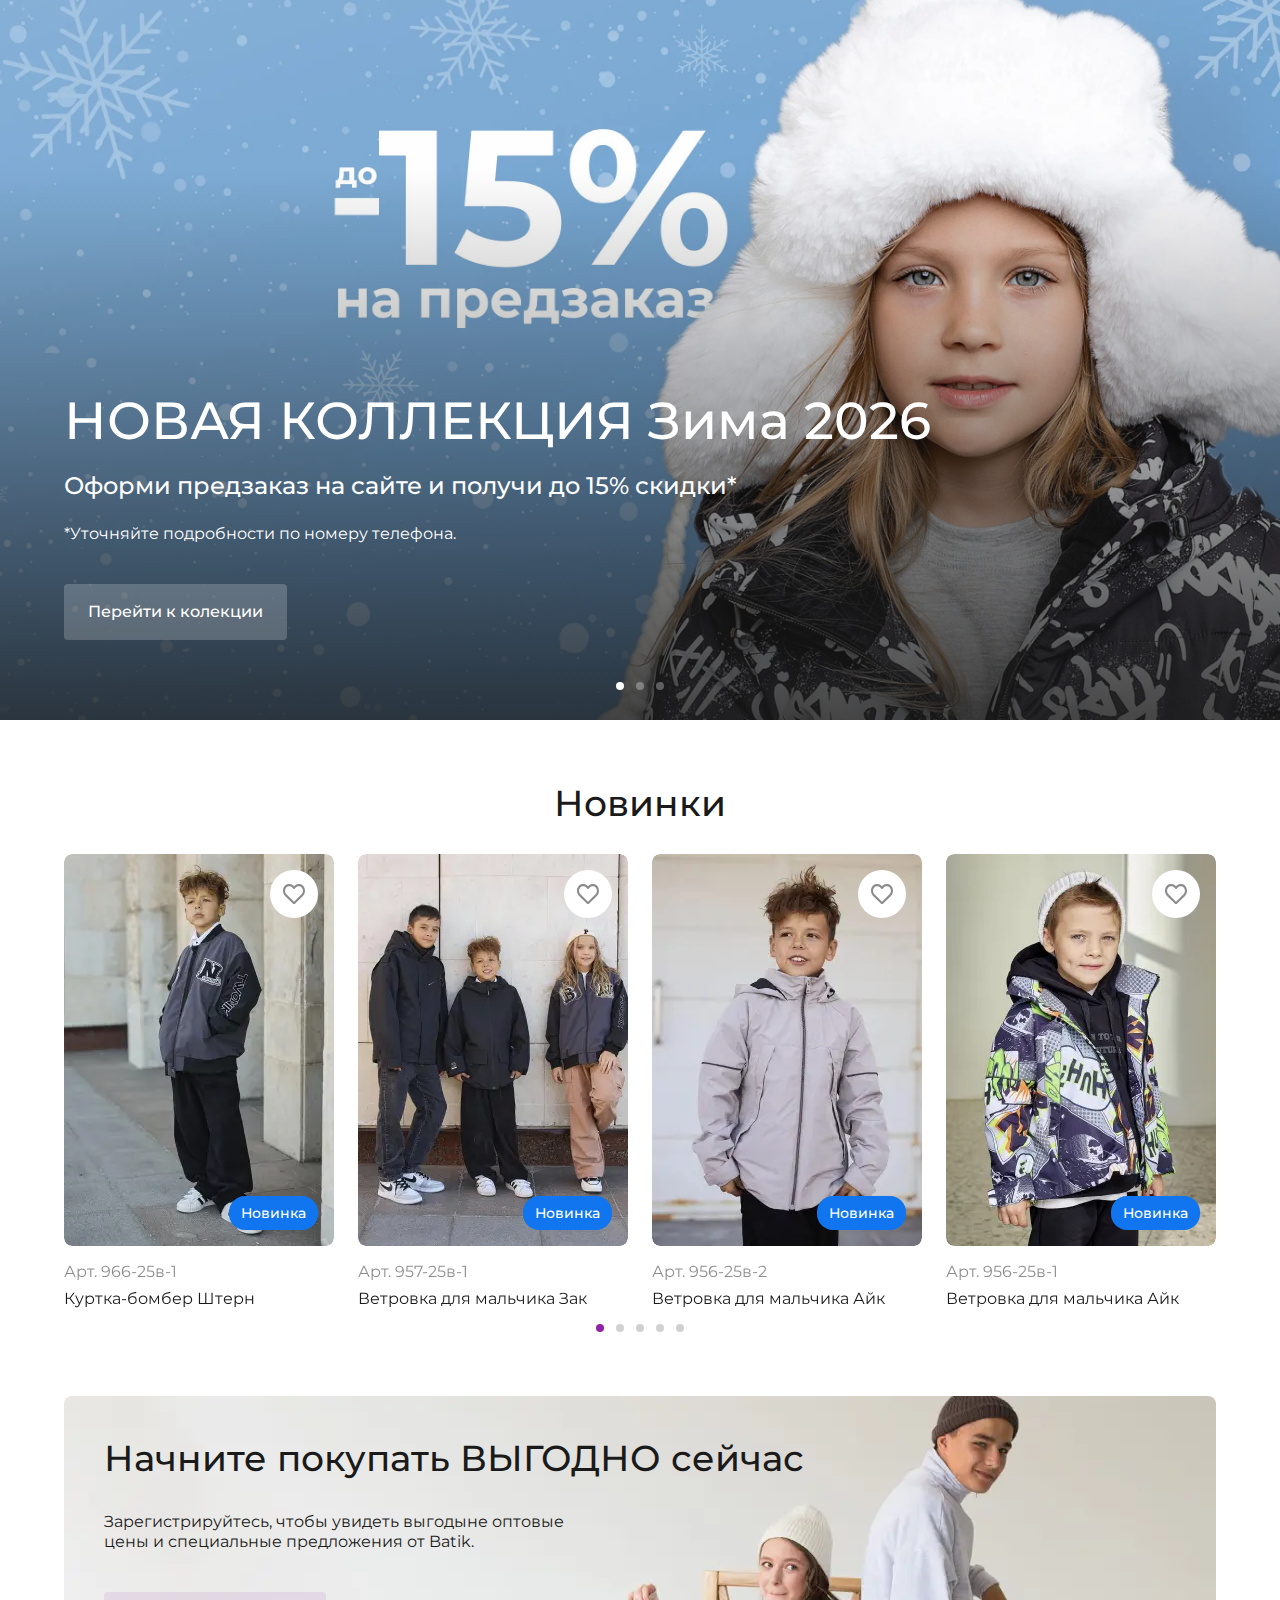
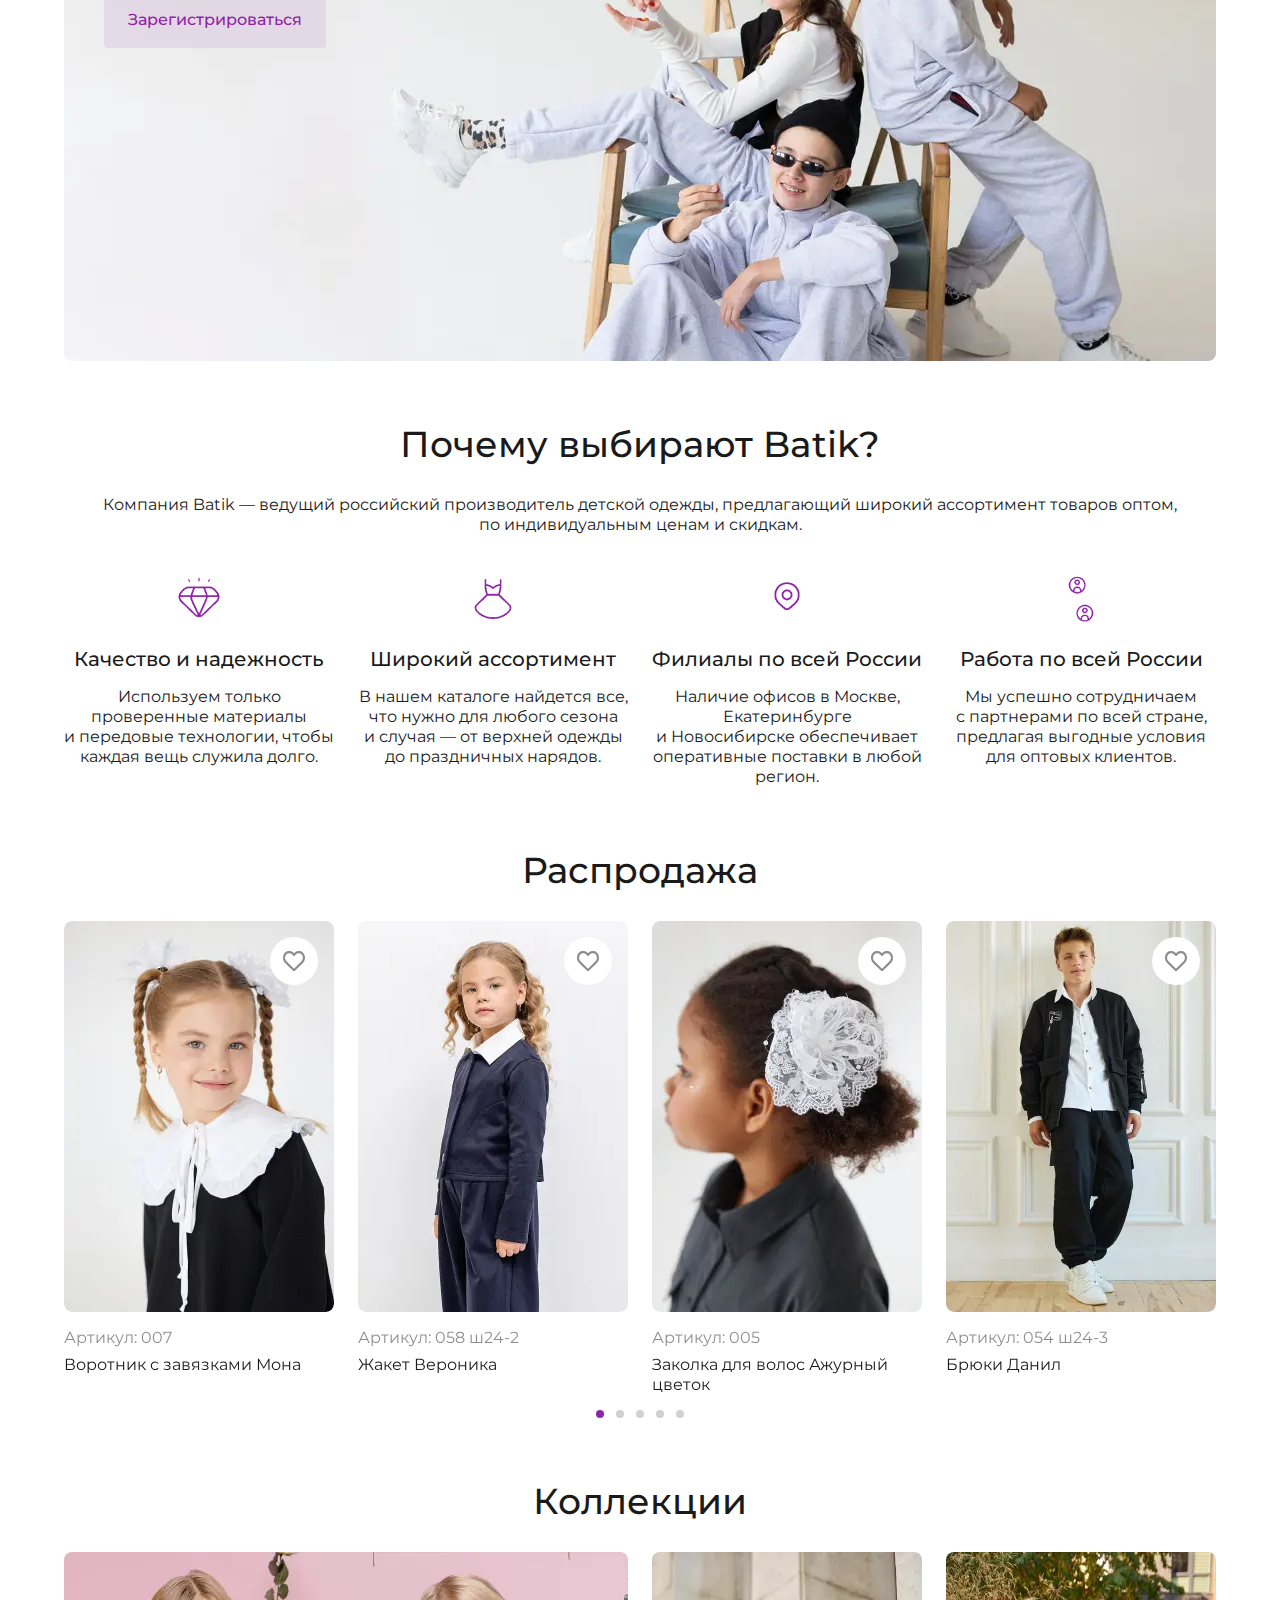
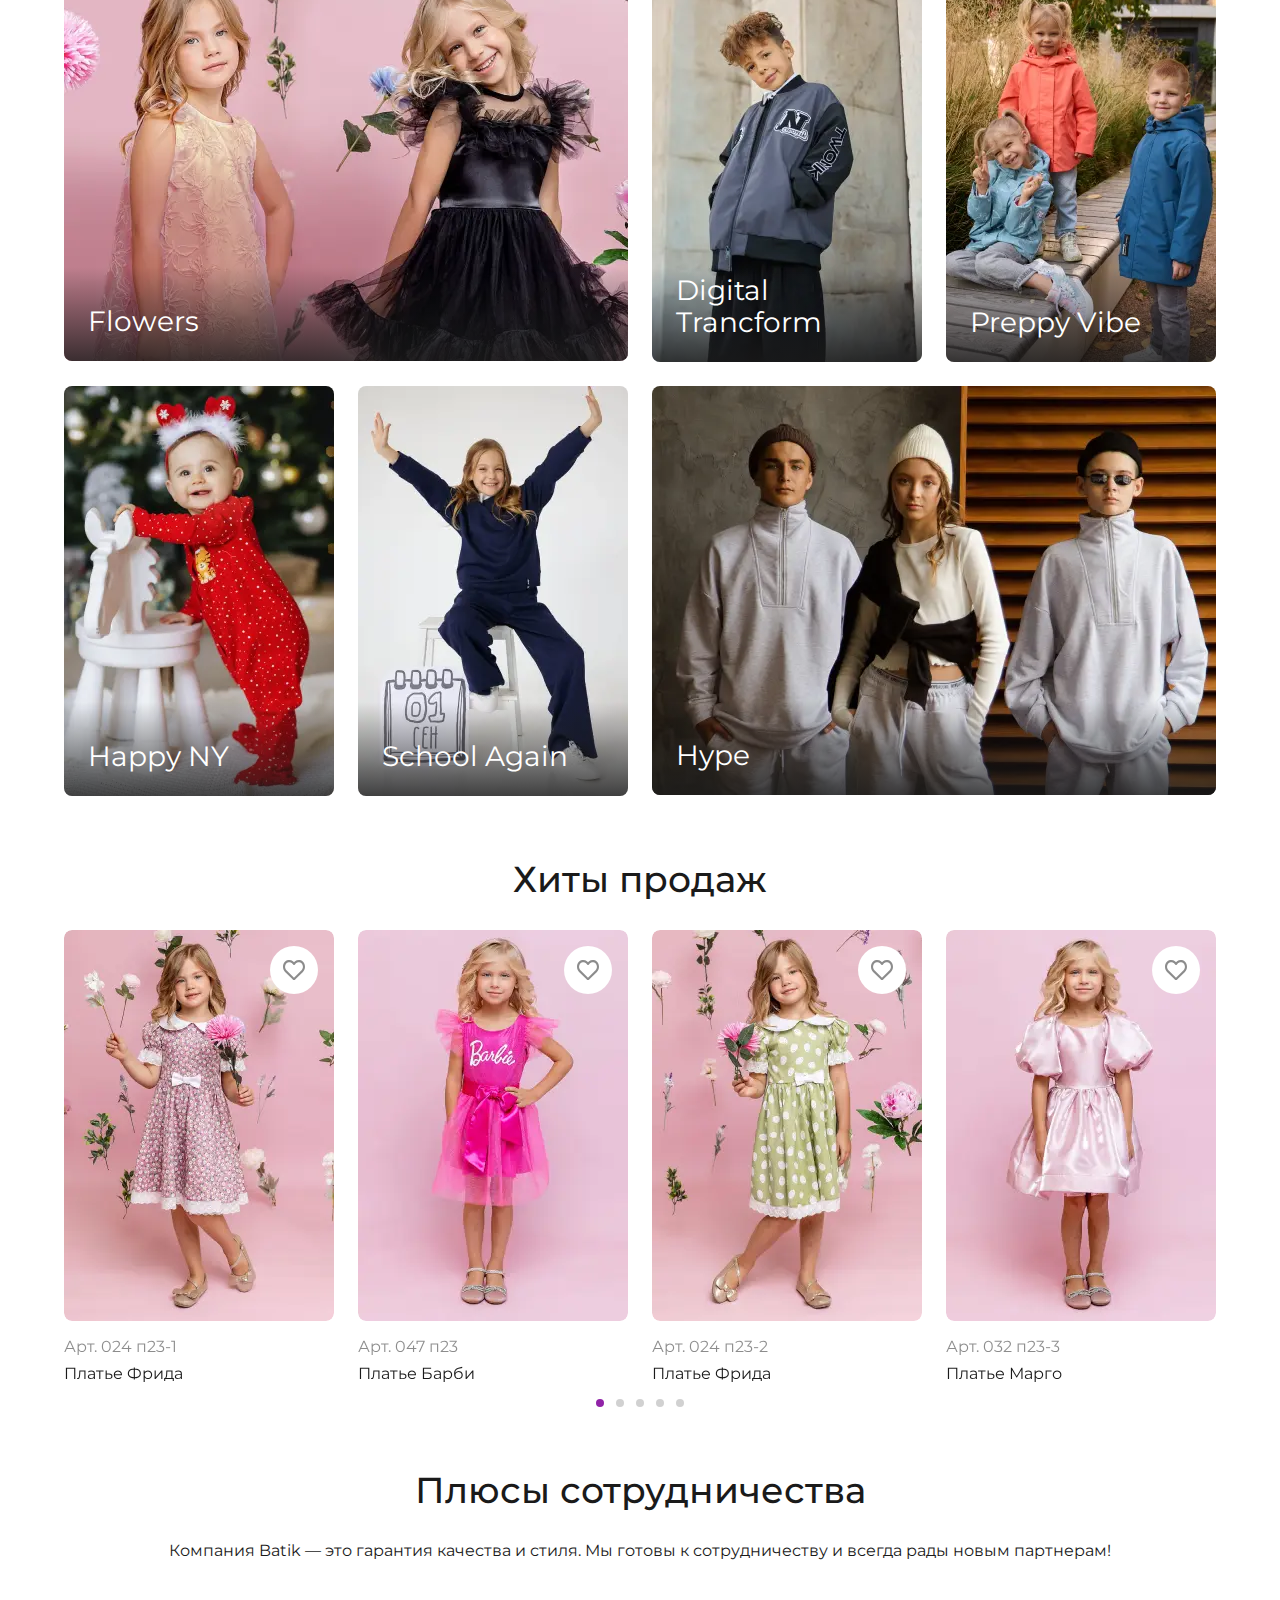
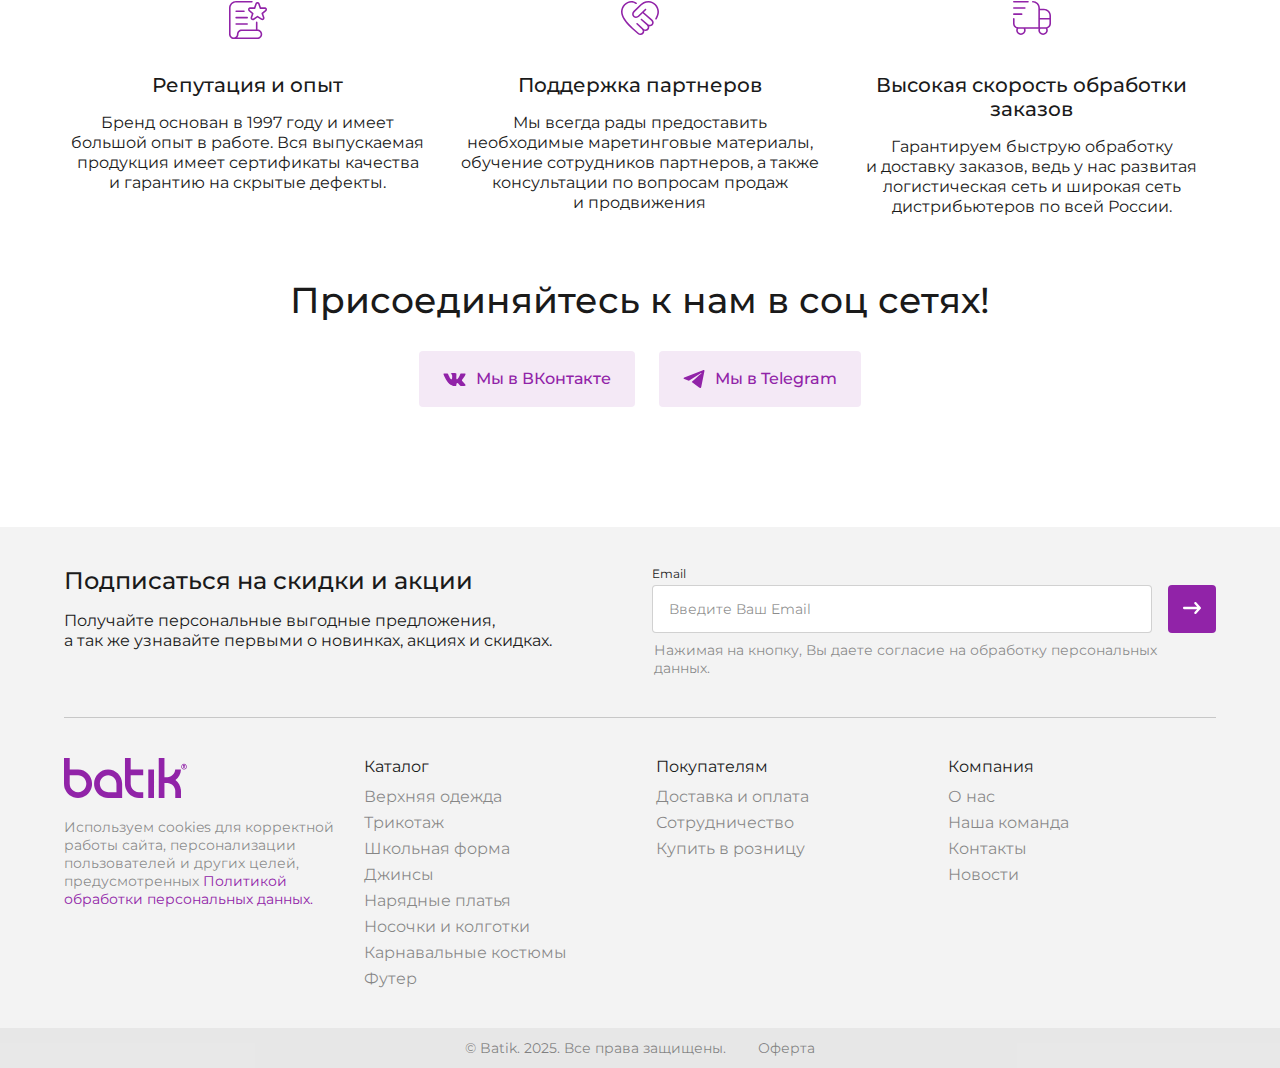
<file: main.html>
<!DOCTYPE html>
<html lang="en">

<head>
    <meta charset="UTF-8">
    <meta name="viewport" content="width=device-width, initial-scale=1.0">
    <title>Batik || Главная страница</title>
    <link rel="stylesheet" href="./styles/swiper-bundle.min.css">
    <link rel="stylesheet" href="./styles/styles.css">
</head>

<body>
    <main class="batik-main">
        <section class="batik-main-slider">
            <div class="js-main-slider swiper">
                <div class="swiper-wrapper">
                    <div class="batik-main-slider__slide swiper-slide slide-kids-sales">
                        <div class="batik-container">
                            <div class="batik-main-slider__slide-content">
                                <div class="batik-main-slider__slide-title">НОВАЯ КОЛЛЕКЦИЯ Зима 2026</div>
                                <div class="batik-main-slider__slide-descr">Оформи предзаказ на сайте и получи до 15%
                                    скидки*</div>
                                <div class="batik-main-slider__slide-quote">*Уточняйте подробности по номеру телефона.
                                </div>
                                <div class="batik-main-slider__slide-btn">
                                    <a href="#" class="batik-btn batik-btn--light">Перейти к колекции</a>
                                </div>
                            </div>
                        </div>
                    </div>
                    <div class="batik-main-slider__slide swiper-slide slide-hit-summer">
                        <div class="batik-container">
                            <div class="batik-main-slider__slide-content">
                                <div class="batik-main-slider__slide-title">Хит Весна-Лето 2025!</div>
                                <div class="batik-main-slider__slide-descr">Новая коллекция для подростков!</div>
                                <div class="batik-main-slider__slide-btn">
                                    <a href="#" class="batik-btn batik-btn--light">Посмотреть наличие</a>
                                </div>
                            </div>
                        </div>
                    </div>
                    <div class="batik-main-slider__slide swiper-slide slide-victory">
                        <div class="batik-container">
                            <div class="batik-main-slider__slide-content">
                                <div class="batik-main-slider__slide-title">Коллекция «Патриоты&nbsp;2025»</div>
                                <div class="batik-main-slider__slide-descr">Отгрузки уже начались!</div>
                                <div class="batik-main-slider__slide-descr main-slider__slide-descr--small">
                                    Успевайте оформить заказ на&nbsp;предсезоннюю&nbsp;коллекцию к 80-летию Дня Победы!
                                </div>
                                <div class="batik-main-slider__slide-btn">
                                    <a href="#" class="batik-btn batik-btn--light">Посмотреть наличие</a>
                                </div>
                            </div>
                        </div>
                    </div>
                </div>
                <div class="swiper-pagination"></div>
            </div>
        </section>

        <section class="batik-section-slider batik-slider-items">
            <div class="batik-container">
                <h2 class="batik-section-title">Новинки</h2>
                <div class="batik-slider-items__slider swiper js-swiper">
                    <div class="swiper-wrapper">
                        <div class="batik-slider-items__item swiper-slide">
                            <div class="batik-slider-items__item-photo">
                                <div class="batik-slider-items__item-photo--favorite"></div>
                                <div class="batik-slider-items__item-photo--new-shield">Новинка</div>
                                <a href="#">
                                    <img src="./images/new-items/photo1.webp" alt="...">
                                </a>

                            </div>
                            <div class="batik-slider-items__item-info">
                                <div class="batik-slider-items__item-article">Арт. 966-25в-1</div>
                                <div class="batik-slider-items__item-name"><a href="#">Куртка-бомбер Штерн</a></div>
                            </div>
                        </div>

                        <div class="batik-slider-items__item swiper-slide">
                            <div class="batik-slider-items__item-photo">
                                <div class="batik-slider-items__item-photo--favorite"></div>
                                <div class="batik-slider-items__item-photo--new-shield">Новинка</div>
                                <a href="#">
                                    <img src="./images/new-items/photo2.webp" alt="...">
                                </a>
                            </div>
                            <div class="batik-slider-items__item-info">
                                <div class="batik-slider-items__item-article">Арт. 957-25в-1</div>
                                <div class="batik-slider-items__item-name"><a href="#">Ветровка для мальчика Зак</a>
                                </div>
                            </div>
                        </div>

                        <div class="batik-slider-items__item swiper-slide">
                            <div class="batik-slider-items__item-photo">
                                <div class="batik-slider-items__item-photo--favorite"></div>
                                <div class="batik-slider-items__item-photo--new-shield">Новинка</div>
                                <a href="#">
                                    <img src="./images/new-items/photo3.webp" alt="...">
                                </a>
                            </div>
                            <div class="batik-slider-items__item-info">
                                <div class="batik-slider-items__item-article">Арт. 956-25в-2</div>
                                <div class="batik-slider-items__item-name"><a href="#">Ветровка для мальчика Айк</a>
                                </div>
                            </div>
                        </div>

                        <div class="batik-slider-items__item swiper-slide">
                            <div class="batik-slider-items__item-photo">
                                <div class="batik-slider-items__item-photo--favorite"></div>
                                <div class="batik-slider-items__item-photo--new-shield">Новинка</div>
                                <a href="#">
                                    <img src="./images/new-items/photo4.webp" alt="...">
                                </a>
                            </div>
                            <div class="batik-slider-items__item-info">
                                <div class="batik-slider-items__item-article">Арт. 956-25в-1</div>
                                <div class="batik-slider-items__item-name"><a href="#">Ветровка для мальчика Айк</a>
                                </div>
                            </div>
                        </div>

                        <div class="batik-slider-items__item swiper-slide">
                            <div class="batik-slider-items__item-photo">
                                <div class="batik-slider-items__item-photo--favorite"></div>
                                <div class="batik-slider-items__item-photo--new-shield">Новинка</div>
                                <a href="#">
                                    <img src="./images/new-items/photo1.webp" alt="...">
                                </a>
                            </div>
                            <div class="batik-slider-items__item-info">
                                <div class="batik-slider-items__item-article">Арт. 966-25в-1</div>
                                <div class="batik-slider-items__item-name"><a href="#">Куртка-бомбер Штерн</a></div>
                            </div>
                        </div>

                        <div class="batik-slider-items__item swiper-slide">
                            <div class="batik-slider-items__item-photo">
                                <div class="batik-slider-items__item-photo--favorite"></div>
                                <div class="batik-slider-items__item-photo--new-shield">Новинка</div>
                                <a href="#">
                                    <img src="./images/new-items/photo2.webp" alt="...">
                                </a>
                            </div>
                            <div class="batik-slider-items__item-info">
                                <div class="batik-slider-items__item-article">Арт. 957-25в-1</div>
                                <div class="batik-slider-items__item-name"><a href="#">Ветровка для мальчика Зак</a>
                                </div>
                            </div>
                        </div>

                        <div class="batik-slider-items__item swiper-slide">
                            <div class="batik-slider-items__item-photo">
                                <div class="batik-slider-items__item-photo--favorite"></div>
                                <div class="batik-slider-items__item-photo--new-shield">Новинка</div>
                                <a href="#">
                                    <img src="./images/new-items/photo3.webp" alt="...">
                                </a>
                            </div>
                            <div class="batik-slider-items__item-info">
                                <div class="batik-slider-items__item-article">Арт. 956-25в-2</div>
                                <div class="batik-slider-items__item-name"><a href="#">Ветровка для мальчика Айк</a>
                                </div>
                            </div>
                        </div>

                        <div class="batik-slider-items__item swiper-slide">
                            <div class="batik-slider-items__item-photo">
                                <div class="batik-slider-items__item-photo--favorite"></div>
                                <div class="batik-slider-items__item-photo--new-shield">Новинка</div>
                                <a href="#">
                                    <img src="./images/new-items/photo4.webp" alt="...">
                                </a>
                            </div>
                            <div class="batik-slider-items__item-info">
                                <div class="batik-slider-items__item-article">Арт. 956-25в-1</div>
                                <div class="batik-slider-items__item-name"><a href="#">Ветровка для мальчика Айк</a>
                                </div>
                            </div>
                        </div>
                    </div>

                    <div class="swiper-pagination"></div>
                </div>
            </div>
        </section>

        <section class="batik-section promo-registrtion-block">
            <div class="batik-container">
                <div class="batik-promo-registrtion-block__wrapper">
                    <div class="batik-promo-registrtion-block__title">Начните покупать ВЫГОДНО сейчас</div>
                    <div class="batik-promo-registrtion-block__descr">Зарегистрируйтесь, чтобы увидеть выгодыне оптовые
                        цены и специальные предложения от Batik.</div>
                    <div class="batik-promo-registrtion-block__btn">
                        <a href="#" class="batik-btn batik-btn--pink js-reg-btn">Зарегистрироваться</a>
                    </div>
                </div>
            </div>
        </section>

        <section class="batik-section batik-feautures">
            <div class="batik-container">
                <h2 class="batik-section-title">Почему выбирают Batik?</h2>
                <div class="batik-section-description">
                    Компания Batik — ведущий российский производитель детской одежды, предлагающий широкий ассортимент
                    товаров оптом, по&nbsp;индивидуальным ценам и скидкам.
                </div>

                <div class="batik-feautures__row">
                    <div class="batik-feautures__item">
                        <div class="batik-feautures__ico">
                            <img src="./images/gif/Gem.gif" alt="..." data-src="./images/gif/Gem.gif">
                            <!-- <svg width="38" height="38" viewBox="0 0 38 38" fill="none"
								xmlns="http://www.w3.org/2000/svg">
								<path
									d="M36.7275 15.2947L34.6531 12.7311C32.9921 10.6773 30.525 9.50079 27.8837 9.50079H23.5022C23.5022 9.50079 23.4991 9.50079 23.4975 9.50079H10.0854C7.45836 9.50079 4.99762 10.6678 3.33496 12.7041C3.33496 12.7041 1.31285 15.1838 1.3081 15.1918C-0.718762 17.852 -0.348227 21.6745 2.12834 23.8739L15.3299 36.6097C16.3718 37.536 17.6766 38 18.9846 38C20.3052 38 21.6274 37.5265 22.6867 36.5812L35.8487 23.9246C38.3316 21.7077 38.7195 18.0103 36.7291 15.2947H36.7275ZM33.4228 13.7271L35.4734 16.2622C35.741 16.6264 35.95 17.0159 36.102 17.4181H26.8355C26.7294 16.5678 26.514 15.7286 26.1894 14.9178L24.655 11.0843H27.8837C30.0436 11.0843 32.0641 12.047 33.4228 13.7271ZM18.9782 34.6256L13.2096 22.3174C12.8058 21.2469 12.6237 20.1211 12.6633 19.0016H25.3264C25.2916 19.8978 25.1158 20.7861 24.7975 21.6301L18.9782 34.6256ZM12.8723 17.4181C12.9705 16.989 13.1019 16.5646 13.2682 16.1498C13.2682 16.1498 15.2697 11.1333 15.2792 11.0843H22.9512L24.7199 15.5053C24.9685 16.1276 25.1411 16.7689 25.2377 17.4181H12.8723ZM4.56375 13.7065C5.92238 12.0391 7.93657 11.0843 10.0854 11.0843H13.5912L11.7987 15.5623C11.5564 16.1672 11.3759 16.7879 11.254 17.4181H1.87657C2.03809 16.9763 2.26452 16.5535 2.55905 16.1624L4.56375 13.7065ZM3.20353 22.7132C2.11409 21.7457 1.56304 20.3729 1.58521 19H11.0814C11.0434 20.3174 11.2651 21.6491 11.7512 22.9302L18.0139 36.2994C17.4311 36.1505 16.8769 35.8671 16.4035 35.4475L3.20195 22.7148L3.20353 22.7132ZM34.7735 22.7623L21.6116 35.419C21.1254 35.8528 20.5585 36.1442 19.9647 36.2962L26.2622 22.2303C26.6581 21.1836 26.8735 20.0926 26.9099 18.9984H36.414C36.414 18.9984 36.4156 18.9984 36.4171 18.9984C36.452 20.3792 35.893 21.7616 34.7735 22.7607V22.7623ZM18.2023 5.54213V0.791733C18.2023 0.354696 18.557 0 18.9941 0C19.4311 0 19.7858 0.354696 19.7858 0.791733V5.54213C19.7858 5.97917 19.4311 6.33386 18.9941 6.33386C18.557 6.33386 18.2023 5.97917 18.2023 5.54213ZM25.4404 5.13518L27.8156 1.17651C28.0437 0.802817 28.533 0.68089 28.9019 0.904159C29.2772 1.12901 29.3991 1.61513 29.1743 1.99042L26.7991 5.94908C26.6502 6.1961 26.3873 6.33386 26.1197 6.33386C25.9804 6.33386 25.8395 6.29903 25.7128 6.22144C25.3375 5.99658 25.2156 5.51046 25.4404 5.13518ZM8.81382 1.99042C8.58738 1.61672 8.71089 1.12901 9.08618 0.904159C9.4583 0.679307 9.94601 0.802817 10.1725 1.17651L12.5477 5.13518C12.7741 5.50888 12.6506 5.99658 12.2753 6.22144C12.1486 6.29903 12.0077 6.33386 11.8684 6.33386C11.6008 6.33386 11.3379 6.1961 11.189 5.94908L8.81382 1.99042Z"
									fill="#9123A8" />
							</svg> -->
                        </div>
                        <div class="batik-feautures__title">Качество и надежность</div>
                        <div class="batik-feautures__descr">
                            Используем только проверенные материалы и передовые технологии, чтобы каждая вещь служила
                            долго.
                        </div>
                    </div>

                    <div class="batik-feautures__item">
                        <div class="batik-feautures__ico">
                            <img src="./images/gif/Clothe.gif" alt="..." data-src="./images/gif/Clothe.gif">
                            <!-- <svg width="35" height="38" viewBox="0 0 35 38" fill="none"
								xmlns="http://www.w3.org/2000/svg">
								<path
									d="M33.4792 24.111L23.9541 14.801L24.9036 11.2559C25.2678 9.61875 25.4523 7.94358 25.4523 6.27633V0.791667C25.4523 0.354667 25.0961 0 24.6571 0C24.2181 0 23.8619 0.354667 23.8619 0.791667V4.807C20.9355 5.0825 18.5435 6.77508 17.5002 7.64592C16.4569 6.77508 14.0649 5.0825 11.1385 4.807V0.791667C11.1385 0.354667 10.7823 0 10.3433 0C9.90435 0 9.5481 0.354667 9.5481 0.791667V6.27475C9.5481 7.94992 9.73258 9.62508 10.1047 11.2876L11.0463 14.7994L1.561 24.0714C-0.159838 25.5281 -0.504959 28.0203 0.761016 29.868C4.08659 34.732 10.8125 38 17.4986 38C24.1847 38 30.9122 34.7336 34.2362 29.868C35.5022 28.0203 35.1571 25.5281 33.4776 24.1094L33.4792 24.111ZM17.4986 9.5C17.7022 9.5 17.9058 9.424 18.0616 9.26883C18.0887 9.24192 20.6397 6.78933 23.8539 6.40933C23.8444 7.91825 23.679 9.43192 23.3577 10.8791L22.4544 14.2484H12.5445L11.649 10.9108C11.3198 9.43667 11.1544 7.923 11.1449 6.40775C14.3591 6.78617 16.9102 9.24033 16.9372 9.26725C17.0931 9.42083 17.2966 9.49842 17.5002 9.49842L17.4986 9.5ZM32.9225 28.9782C29.9262 33.3592 23.5836 36.4167 17.4986 36.4167C11.4137 36.4167 5.07106 33.3577 2.07471 28.9782C1.26836 27.8002 1.49102 26.2105 2.63453 25.2399L12.2582 15.8349H22.7422L32.4072 25.2795C33.5078 26.2121 33.7305 27.8018 32.9241 28.9797L32.9225 28.9782Z"
									fill="#9123A8" />
							</svg> -->
                        </div>
                        <div class="batik-feautures__title">Широкий ассортимент</div>
                        <div class="batik-feautures__descr">
                            В нашем каталоге найдется все, что нужно для любого сезона и случая — от верхней одежды
                            до праздничных нарядов.
                        </div>
                    </div>

                    <div class="batik-feautures__item">
                        <div class="batik-feautures__ico">
                            <img src="./images/gif/Map.gif" alt="..." data-src="./images/gif/Map.gif">
                            <!-- <svg width="38" height="38" viewBox="0 0 38 38" fill="none"
								xmlns="http://www.w3.org/2000/svg">
								<path
									d="M38 19C38 8.70833 29.9202 0 19 0C8.52308 0 0 8.52308 0 19C0 29.4769 8.52308 38 19 38C30.3668 38 38 29.0273 38 19ZM36.3676 20.3189L31.3278 18.2812C31.2186 18.2257 31.1378 18.1276 31.1077 18.0072L30.115 14.0394C30.0707 13.8605 30.153 13.6642 30.3367 13.5581L34.4628 10.9883C35.7121 13.3887 36.4183 16.1136 36.4183 19C36.4183 19.4433 36.3993 19.8835 36.3676 20.3189ZM19 1.58333C19.1504 1.58333 19.3024 1.58492 19.4513 1.58967C18.4332 2.9545 16.8546 5.07933 16.5617 5.53217C15.9394 6.49483 15.9204 7.70767 16.511 8.69408L17.6716 10.6289L16.5648 10.0747C15.4628 9.52217 14.1423 9.73908 13.2794 10.6083L12.4418 11.4459C11.9035 11.9827 11.609 12.6983 11.609 13.4583C11.609 13.7291 11.6454 13.9951 11.7198 14.25H8.86983C8.69725 14.25 8.52783 14.1788 8.40433 14.0473L4.24808 9.75333C7.33083 4.84975 12.7917 1.58333 19 1.58333ZM19 36.4167C9.39708 36.4167 1.58333 28.6029 1.58333 19C1.58333 16.1943 2.2515 13.5422 3.43425 11.191L7.25958 15.1414C7.67758 15.58 8.26342 15.8333 8.86983 15.8333H11.9542C12.4133 15.8333 12.8456 16.0123 13.1718 16.3368L13.7608 16.9274C14.0727 17.2393 14.2516 17.67 14.2516 18.1086V19.6333C14.2516 20.2493 14.4907 20.8256 14.9245 21.2563L16.8071 23.1404C17.2013 23.5347 17.4183 24.0588 17.4183 24.6145V28.3591C17.4183 29.3107 18.1925 30.0849 19.1441 30.0849H19.4813C20.1527 30.0849 20.767 29.6907 21.0473 29.0827L24.5955 21.3956C25.0183 20.482 24.6937 19.3927 23.8387 18.8607L19.7822 16.3226C19.2708 16.0043 18.6818 15.8349 18.0785 15.8349H15.8128C15.3219 15.8349 14.8438 15.637 14.4986 15.2902L13.5612 14.3529C13.3237 14.1154 13.1923 13.7972 13.1923 13.4599C13.1923 13.1227 13.3237 12.8044 13.5612 12.5669L14.4004 11.7278C14.7836 11.343 15.371 11.248 15.8571 11.4934L17.2488 12.1885C17.8252 12.4798 18.5218 12.3658 18.9668 11.9098C19.4528 11.4237 19.5462 10.6764 19.1963 10.0906L17.8695 7.88025C17.5908 7.41475 17.6003 6.84475 17.8932 6.39192C18.1957 5.92483 20.2635 3.15083 21.3196 1.7385C26.4987 2.43042 30.9653 5.4055 33.6696 9.61717L29.5228 12.1996C28.7533 12.6429 28.3654 13.5565 28.5792 14.421L29.5719 18.3873C29.7128 18.9573 30.096 19.4354 30.6787 19.722L36.1681 21.9434C34.7653 30.1498 27.6023 36.4151 19.0016 36.4151L19 36.4167ZM17.9249 22.0194L16.0408 20.1337C15.9078 20.0007 15.8333 19.8233 15.8333 19.6318V18.107C15.8333 17.8743 15.8064 17.6415 15.7573 17.4151C15.7763 17.4151 15.7922 17.4151 15.8112 17.4151H18.0769C18.3825 17.4151 18.6833 17.5006 18.9446 17.6621L23.0011 20.2002C23.1784 20.311 23.2449 20.5374 23.1578 20.7274L19.4813 28.4984H19.1441C19.0665 28.4984 19.0016 28.4335 19.0016 28.3559V24.6113C19.0016 23.6328 18.62 22.7113 17.9265 22.0178L17.9249 22.0194Z"
									fill="#9123A8" />
							</svg> -->
                        </div>
                        <div class="batik-feautures__title">Филиалы по всей России</div>
                        <div class="batik-feautures__descr">
                            Наличие офисов в Москве, Екатеринбурге и Новосибирске обеспечивает оперативные поставки
                            в любой регион.
                        </div>
                    </div>

                    <div class="batik-feautures__item">
                        <div class="batik-feautures__ico">
                            <img src="./images/gif/People.gif" alt="..." data-src="./images/gif/People.gif">
                            <!-- <svg width="38" height="38" viewBox="0 0 38 38" fill="none"
								xmlns="http://www.w3.org/2000/svg">
								<path
									d="M21.375 5.54167C21.375 5.10467 21.7297 4.75 22.1667 4.75H27.7083C30.7642 4.75 33.25 7.23583 33.25 10.2917V15.8333C33.25 16.2703 32.8953 16.625 32.4583 16.625C32.0213 16.625 31.6667 16.2703 31.6667 15.8333V10.2917C31.6667 8.10983 29.8918 6.33333 27.7083 6.33333H22.1667C21.7297 6.33333 21.375 5.97867 21.375 5.54167ZM9.5 9.5C7.75358 9.5 6.33333 8.07975 6.33333 6.33333C6.33333 4.58692 7.75358 3.16667 9.5 3.16667C11.2464 3.16667 12.6667 4.58692 12.6667 6.33333C12.6667 8.07975 11.2464 9.5 9.5 9.5ZM9.5 7.91667C10.374 7.91667 11.0833 7.20575 11.0833 6.33333C11.0833 5.46092 10.374 4.75 9.5 4.75C8.626 4.75 7.91667 5.46092 7.91667 6.33333C7.91667 7.20575 8.626 7.91667 9.5 7.91667ZM31.6667 25.3333C31.6667 27.0798 30.2464 28.5 28.5 28.5C26.7536 28.5 25.3333 27.0798 25.3333 25.3333C25.3333 23.5869 26.7536 22.1667 28.5 22.1667C30.2464 22.1667 31.6667 23.5869 31.6667 25.3333ZM30.0833 25.3333C30.0833 24.4609 29.374 23.75 28.5 23.75C27.626 23.75 26.9167 24.4609 26.9167 25.3333C26.9167 26.2058 27.626 26.9167 28.5 26.9167C29.374 26.9167 30.0833 26.2058 30.0833 25.3333ZM38 28.5C38 33.7393 33.7393 38 28.5 38C23.2607 38 19 33.7393 19 28.5C19 23.2607 23.2607 19 28.5 19C33.7393 19 38 23.2607 38 28.5ZM31.6667 34.8333C31.6667 33.0869 30.2464 31.6667 28.5 31.6667C26.7536 31.6667 25.3333 33.0869 25.3333 34.8333V35.7422C26.3055 36.1697 27.3727 36.4167 28.5 36.4167C29.6273 36.4167 30.6945 36.1697 31.6667 35.7422V34.8333ZM36.4167 28.5C36.4167 24.1348 32.8652 20.5833 28.5 20.5833C24.1348 20.5833 20.5833 24.1348 20.5833 28.5C20.5833 31.0777 21.8405 33.3498 23.7532 34.7953C23.7738 32.1939 25.8923 30.0833 28.5 30.0833C31.1077 30.0833 33.2262 32.1939 33.2468 34.7953C35.1595 33.3482 36.4167 31.0777 36.4167 28.5ZM15.8333 31.6667H10.2917C8.10825 31.6667 6.33333 29.8902 6.33333 27.7083V22.1667C6.33333 21.7297 5.97867 21.375 5.54167 21.375C5.10467 21.375 4.75 21.7297 4.75 22.1667V27.7083C4.75 30.7642 7.23583 33.25 10.2917 33.25H15.8333C16.2703 33.25 16.625 32.8953 16.625 32.4583C16.625 32.0213 16.2703 31.6667 15.8333 31.6667ZM9.5 19C4.26075 19 0 14.7393 0 9.5C0 4.26075 4.26075 0 9.5 0C14.7393 0 19 4.26075 19 9.5C19 14.7393 14.7393 19 9.5 19ZM9.5 11.0833C12.1062 11.0833 14.2263 13.1939 14.2468 15.7953C16.1595 14.3482 17.4167 12.0777 17.4167 9.5C17.4167 5.13475 13.8653 1.58333 9.5 1.58333C5.13475 1.58333 1.58333 5.13475 1.58333 9.5C1.58333 12.0777 2.8405 14.3498 4.75317 15.7953C4.77375 13.1939 6.89225 11.0833 9.5 11.0833ZM6.33333 16.7422C7.3055 17.1697 8.37267 17.4167 9.5 17.4167C10.6273 17.4167 11.6945 17.1697 12.6667 16.7422C12.6667 16.7042 12.6667 15.8333 12.6667 15.8333C12.6667 14.0869 11.2464 12.6667 9.5 12.6667C7.75358 12.6667 6.33333 14.0869 6.33333 15.8333C6.33333 15.8333 6.33333 16.7026 6.33333 16.7422Z"
									fill="#9123A8" />
							</svg> -->
                        </div>
                        <div class="batik-feautures__title">Работа по всей России</div>
                        <div class="batik-feautures__descr">
                            Мы успешно сотрудничаем с партнерами по всей стране, предлагая выгодные условия для оптовых
                            клиентов.
                        </div>
                    </div>
                </div>
            </div>
        </section>

        <section class="batik-section-slider batik-slider-items">
            <div class="batik-container">
                <h2 class="batik-section-title">Распродажа</h2>
                <div class="batik-slider-items__slider swiper js-swiper">
                    <div class="swiper-wrapper">
                        <div class="batik-slider-items__item swiper-slide">
                            <div class="batik-slider-items__item-photo">
                                <div class="batik-slider-items__item-photo--favorite"></div>
                                <a href="#">
                                    <img src="./images/sales/photo1.webp" alt="...">
                                </a>

                            </div>
                            <div class="batik-slider-items__item-info">
                                <div class="batik-slider-items__item-article">Артикул: 007</div>
                                <div class="batik-slider-items__item-name"><a href="#">Воротник с завязками Мона</a>
                                </div>
                            </div>
                        </div>

                        <div class="batik-slider-items__item swiper-slide">
                            <div class="batik-slider-items__item-photo">
                                <div class="batik-slider-items__item-photo--favorite"></div>
                                <a href="#">
                                    <img src="./images/sales/photo2.webp" alt="...">
                                </a>
                            </div>
                            <div class="batik-slider-items__item-info">
                                <div class="batik-slider-items__item-article">Артикул: 058 ш24-2</div>
                                <div class="batik-slider-items__item-name"><a href="#">Жакет Вероника</a></div>
                            </div>
                        </div>

                        <div class="batik-slider-items__item swiper-slide">
                            <div class="batik-slider-items__item-photo">
                                <div class="batik-slider-items__item-photo--favorite"></div>
                                <a href="#">
                                    <img src="./images/sales/photo3.webp" alt="...">
                                </a>
                            </div>
                            <div class="batik-slider-items__item-info">
                                <div class="batik-slider-items__item-article">Артикул: 005</div>
                                <div class="batik-slider-items__item-name"><a href="#">Заколка для волос Ажурный
                                        цветок</a></div>
                            </div>
                        </div>

                        <div class="batik-slider-items__item swiper-slide">
                            <div class="batik-slider-items__item-photo">
                                <div class="batik-slider-items__item-photo--favorite"></div>
                                <a href="#">
                                    <img src="./images/sales/photo4.webp" alt="...">
                                </a>
                            </div>
                            <div class="batik-slider-items__item-info">
                                <div class="batik-slider-items__item-article">Артикул: 054 ш24-3</div>
                                <div class="batik-slider-items__item-name"><a href="#">Брюки Данил</a></div>
                            </div>
                        </div>

                        <div class="batik-slider-items__item swiper-slide">
                            <div class="batik-slider-items__item-photo">
                                <div class="batik-slider-items__item-photo--favorite"></div>
                                <a href="#">
                                    <img src="./images/sales/photo1.webp" alt="...">
                                </a>
                            </div>
                            <div class="batik-slider-items__item-info">
                                <div class="batik-slider-items__item-article">Арт. 966-25в-1</div>
                                <div class="batik-slider-items__item-name"><a href="#">Воротник с завязками Мона</a>
                                </div>
                            </div>
                        </div>

                        <div class="batik-slider-items__item swiper-slide">
                            <div class="batik-slider-items__item-photo">
                                <div class="batik-slider-items__item-photo--favorite"></div>
                                <a href="#">
                                    <img src="./images/sales/photo2.webp" alt="...">
                                </a>
                            </div>
                            <div class="batik-slider-items__item-info">
                                <div class="batik-slider-items__item-article">Арт. 957-25в-1</div>
                                <div class="batik-slider-items__item-name"><a href="#">Жакет Вероника</a></div>
                            </div>
                        </div>

                        <div class="batik-slider-items__item swiper-slide">
                            <div class="batik-slider-items__item-photo">
                                <div class="batik-slider-items__item-photo--favorite"></div>
                                <a href="#">
                                    <img src="./images/sales/photo3.webp" alt="...">
                                </a>
                            </div>
                            <div class="batik-slider-items__item-info">
                                <div class="batik-slider-items__item-article">Арт. 956-25в-2</div>
                                <div class="batik-slider-items__item-name"><a href="#">Заколка для волос Ажурный
                                        цветок</a></div>
                            </div>
                        </div>

                        <div class="batik-slider-items__item swiper-slide">
                            <div class="batik-slider-items__item-photo">
                                <div class="batik-slider-items__item-photo--favorite"></div>
                                <a href="#">
                                    <img src="./images/sales/photo4.webp" alt="...">
                                </a>
                            </div>
                            <div class="batik-slider-items__item-info">
                                <div class="batik-slider-items__item-article">Арт. 956-25в-1</div>
                                <div class="batik-slider-items__item-name"><a href="#">Брюки Данил</a></div>
                            </div>
                        </div>
                    </div>

                    <div class="swiper-pagination"></div>
                </div>
            </div>
        </section>

        <section class="batik-section batik-collection">
            <div class="batik-container">
                <h2 class="batik-section-title">Коллекции</h2>

                <div class="batik-collection__row">
                    <div class="batik-collection__item batik-collection__item--large">
                        <a href="#">
                            <img src="./images/collection/photo1.webp" alt="...">
                            <div class="batik-collection__item-title">Flowers</div>
                        </a>
                    </div>
                    <div class="batik-collection__item batik-collection__item--small">
                        <a href="#">
                            <img src="./images/collection/photo2.webp" alt="...">
                            <div class="batik-collection__item-title">Digital Trancform</div>
                        </a>
                    </div>
                    <div class="batik-collection__item batik-collection__item--small">
                        <a href="#">
                            <img src="./images/collection/photo3.webp" alt="...">
                            <div class="batik-collection__item-title">Preppy Vibe</div>
                        </a>
                    </div>
                    <div class="batik-collection__item batik-collection__item--small">
                        <a href="#">
                            <img src="./images/collection/photo4.webp" alt="...">
                            <div class="batik-collection__item-title">Happy NY</div>
                        </a>
                    </div>
                    <div class="batik-collection__item batik-collection__item--small">
                        <a href="#">
                            <img src="./images/collection/photo5.webp" alt="...">
                            <div class="batik-collection__item-title">School Again</div>
                        </a>
                    </div>
                    <div class="batik-collection__item batik-collection__item--large">
                        <a href="#">
                            <img src="./images/collection/photo6.webp" alt="...">
                            <div class="batik-collection__item-title">Hype</div>
                        </a>
                    </div>
                </div>
            </div>
        </section>

        <section class="batik-section-slider batik-slider-items">
            <div class="batik-container">
                <h2 class="batik-section-title">Хиты продаж</h2>
                <div class="batik-slider-items__slider swiper js-swiper">
                    <div class="swiper-wrapper">
                        <div class="batik-slider-items__item swiper-slide">
                            <div class="batik-slider-items__item-photo">
                                <div class="batik-slider-items__item-photo--favorite"></div>
                                <a href="#">
                                    <img src="./images/hits/photo1.webp" alt="...">
                                </a>

                            </div>
                            <div class="batik-slider-items__item-info">
                                <div class="batik-slider-items__item-article">Арт. 024 п23-1</div>
                                <div class="batik-slider-items__item-name"><a href="#">Платье Фрида</a></div>
                            </div>
                        </div>

                        <div class="batik-slider-items__item swiper-slide">
                            <div class="batik-slider-items__item-photo">
                                <div class="batik-slider-items__item-photo--favorite"></div>
                                <a href="#">
                                    <img src="./images/hits/photo2.webp" alt="...">
                                </a>
                            </div>
                            <div class="batik-slider-items__item-info">
                                <div class="batik-slider-items__item-article">Арт. 047 п23</div>
                                <div class="batik-slider-items__item-name"><a href="#">Платье Барби</a></div>
                            </div>
                        </div>

                        <div class="batik-slider-items__item swiper-slide">
                            <div class="batik-slider-items__item-photo">
                                <div class="batik-slider-items__item-photo--favorite"></div>
                                <a href="#">
                                    <img src="./images/hits/photo3.webp" alt="...">
                                </a>
                            </div>
                            <div class="batik-slider-items__item-info">
                                <div class="batik-slider-items__item-article">Арт. 024 п23-2</div>
                                <div class="batik-slider-items__item-name"><a href="#">Платье Фрида</a></div>
                            </div>
                        </div>

                        <div class="batik-slider-items__item swiper-slide">
                            <div class="batik-slider-items__item-photo">
                                <div class="batik-slider-items__item-photo--favorite"></div>
                                <a href="#">
                                    <img src="./images/hits/photo4.webp" alt="...">
                                </a>
                            </div>
                            <div class="batik-slider-items__item-info">
                                <div class="batik-slider-items__item-article">Арт. 032 п23-3</div>
                                <div class="batik-slider-items__item-name"><a href="#">Платье Марго</a></div>
                            </div>
                        </div>

                        <div class="batik-slider-items__item swiper-slide">
                            <div class="batik-slider-items__item-photo">
                                <div class="batik-slider-items__item-photo--favorite"></div>
                                <a href="#">
                                    <img src="./images/hits/photo1.webp" alt="...">
                                </a>

                            </div>
                            <div class="batik-slider-items__item-info">
                                <div class="batik-slider-items__item-article">Арт. 024 п23-1</div>
                                <div class="batik-slider-items__item-name"><a href="#">Платье Фрида</a></div>
                            </div>
                        </div>

                        <div class="batik-slider-items__item swiper-slide">
                            <div class="batik-slider-items__item-photo">
                                <div class="batik-slider-items__item-photo--favorite"></div>
                                <a href="#">
                                    <img src="./images/hits/photo2.webp" alt="...">
                                </a>
                            </div>
                            <div class="batik-slider-items__item-info">
                                <div class="batik-slider-items__item-article">Арт. 047 п23</div>
                                <div class="batik-slider-items__item-name"><a href="#">Платье Барби</a></div>
                            </div>
                        </div>

                        <div class="batik-slider-items__item swiper-slide">
                            <div class="batik-slider-items__item-photo">
                                <div class="batik-slider-items__item-photo--favorite"></div>
                                <a href="#">
                                    <img src="./images/hits/photo3.webp" alt="...">
                                </a>
                            </div>
                            <div class="batik-slider-items__item-info">
                                <div class="batik-slider-items__item-article">Арт. 024 п23-2</div>
                                <div class="batik-slider-items__item-name"><a href="#">Платье Фрида</a></div>
                            </div>
                        </div>

                        <div class="batik-slider-items__item swiper-slide">
                            <div class="batik-slider-items__item-photo">
                                <div class="batik-slider-items__item-photo--favorite"></div>
                                <a href="#">
                                    <img src="./images/hits/photo4.webp" alt="...">
                                </a>
                            </div>
                            <div class="batik-slider-items__item-info">
                                <div class="batik-slider-items__item-article">Арт. 032 п23-3</div>
                                <div class="batik-slider-items__item-name"><a href="#">Платье Марго</a></div>
                            </div>
                        </div>
                    </div>
                    <div class="swiper-pagination"></div>
                </div>
            </div>
        </section>

        <section class="batik-section batik-feautures">
            <div class="batik-container">
                <h2 class="batik-section-title">Плюсы сотрудничества</h2>
                <div class="batik-section-description">
                    Компания Batik — это гарантия качества и стиля. Мы готовы к сотрудничеству и всегда рады новым
                    партнерам!
                </div>

                <div class="batik-feautures__row">
                    <div class="batik-feautures__item batik-feautures__item--col3">
                        <div class="batik-feautures__ico">
                            <svg width="38" height="38" viewBox="0 0 38 38" fill="none"
                                xmlns="http://www.w3.org/2000/svg">
                                <path
                                    d="M6.3297 10.2917C6.3297 9.85467 6.68417 9.5 7.12092 9.5H15.033C15.4698 9.5 15.8243 9.85467 15.8243 10.2917C15.8243 10.7287 15.4698 11.0833 15.033 11.0833H7.12092C6.68417 11.0833 6.3297 10.7287 6.3297 10.2917ZM18.1979 15.8333H7.12092C6.68417 15.8333 6.3297 16.188 6.3297 16.625C6.3297 17.062 6.68417 17.4167 7.12092 17.4167H18.1979C18.6346 17.4167 18.9891 17.062 18.9891 16.625C18.9891 16.188 18.6346 15.8333 18.1979 15.8333ZM18.1979 22.1667H7.12092C6.68417 22.1667 6.3297 22.5213 6.3297 22.9583C6.3297 23.3953 6.68417 23.75 7.12092 23.75H18.1979C18.6346 23.75 18.9891 23.3953 18.9891 22.9583C18.9891 22.5213 18.6346 22.1667 18.1979 22.1667ZM37.2012 10.2933L34.1899 12.7474L35.4258 16.2751C35.7296 17.1918 35.4258 18.1893 34.6694 18.7688C33.9145 19.3499 32.8733 19.3911 32.0789 18.8702L28.5216 16.5522L25.0276 18.8939C24.6589 19.1409 24.2269 19.2723 23.7807 19.2723C23.2917 19.2723 22.8265 19.1172 22.4356 18.8227C21.6777 18.2574 21.358 17.2663 21.6428 16.3558L22.8391 12.7601L19.8151 10.2964C19.0888 9.67733 18.8261 8.67983 19.1489 7.80267C19.4717 6.92392 20.3168 6.33333 21.2536 6.33333H25.0482L26.4012 2.53492C26.7303 1.65142 27.5738 1.064 28.5058 1.064C29.4379 1.064 30.2829 1.65142 30.6073 2.52542L31.9634 6.33333H35.7581C36.6965 6.33333 37.5415 6.9255 37.8643 7.809C38.1871 8.68933 37.9197 9.68842 37.2012 10.2933ZM36.3768 8.3505C36.2819 8.09083 36.0334 7.91667 35.7581 7.91667H31.4048C31.0709 7.91667 30.7719 7.70608 30.6595 7.391L29.1182 3.06692C28.9362 2.5745 28.077 2.56658 27.8871 3.07642L26.3506 7.39258C26.2382 7.70767 25.9391 7.91825 25.6052 7.91825H21.2536C20.9782 7.91825 20.7298 8.09083 20.6348 8.34892C20.5399 8.60858 20.6174 8.9015 20.8279 9.08042L24.2633 11.8782C24.5197 12.0856 24.6194 12.4308 24.5149 12.7427L23.1509 16.8451C23.0718 17.0984 23.1635 17.3913 23.3867 17.5576C23.6114 17.7222 23.9199 17.7302 24.1494 17.5798L28.0786 14.9483C28.3412 14.7741 28.6846 14.7725 28.9505 14.9435L32.9445 17.5465C33.1787 17.6985 33.4857 17.6858 33.7073 17.5148C33.9288 17.3454 34.019 17.0525 33.9304 16.7865L32.5157 12.7474C32.4049 12.4339 32.5046 12.0824 32.7625 11.8718L36.1932 9.07408C36.3942 8.90467 36.4733 8.61017 36.3784 8.35208L36.3768 8.3505ZM33.2325 33.25C33.2325 35.8688 31.1026 38 28.4852 38H4.74728C2.12995 38 0 35.8688 0 33.25V7.125C0 3.19675 3.19492 0 7.12092 0H22.9452C23.3819 0 23.7364 0.354667 23.7364 0.791667C23.7364 1.22867 23.3819 1.58333 22.9452 1.58333H7.12092C4.06683 1.58333 1.58243 4.06917 1.58243 7.125V33.25C1.58243 34.9964 3.00186 36.4167 4.74728 36.4167C6.49269 36.4167 7.91213 34.9964 7.91213 33.25C7.91213 30.6312 10.0421 28.5 12.6594 28.5H26.9012V21.375C26.9012 20.938 27.2557 20.5833 27.6924 20.5833C28.1292 20.5833 28.4837 20.938 28.4837 21.375V28.5C31.101 28.5 33.2325 30.6312 33.2325 33.25ZM31.6501 33.25C31.6501 31.5036 30.2307 30.0833 28.4852 30.0833H12.661C10.9156 30.0833 9.49614 31.5036 9.49614 33.25C9.49614 34.466 9.03723 35.5759 8.284 36.4167H28.4852C30.2307 36.4167 31.6501 34.9964 31.6501 33.25Z"
                                    fill="#9123A8" />
                            </svg>
                        </div>
                        <div class="batik-feautures__title">Репутация и опыт</div>
                        <div class="batik-feautures__descr">
                            Бренд основан в 1997 году и имеет большой опыт в работе. Вся выпускаемая продукция имеет
                            сертификаты качества и гарантию на скрытые дефекты.
                        </div>
                    </div>

                    <div class="batik-feautures__item batik-feautures__item--col3">
                        <div class="batik-feautures__ico">
                            <svg width="38" height="34" viewBox="0 0 38 34" fill="none"
                                xmlns="http://www.w3.org/2000/svg">
                                <path
                                    d="M38 10.8246C38 13.0885 37.2036 15.5611 35.6345 18.1745C35.4857 18.4203 35.2212 18.5564 34.9505 18.5564C34.8128 18.5564 34.675 18.5224 34.5499 18.4497C34.1731 18.2332 34.0464 17.76 34.2665 17.392C35.6915 15.0183 36.4151 12.8101 36.4151 10.8246C36.4151 5.96898 32.2652 1.54637 27.7068 1.54637C23.9796 1.54637 22.0717 2.97985 20.292 4.5757L13.4979 11.1447C12.5653 12.0555 12.3912 13.4658 13.0973 14.423C13.5454 15.0307 14.2041 15.3972 14.953 15.456C15.6908 15.5101 16.416 15.2549 16.9385 14.7446L23.9843 7.95607C24.2947 7.65607 24.7982 7.65916 25.1038 7.9638C25.4109 8.26689 25.4078 8.75708 25.0974 9.05708L22.8238 11.2483L31.2423 18.4652C32.7687 19.7719 33.1518 21.9553 32.1338 23.545C31.5068 24.5254 30.4808 25.1842 29.3233 25.3496C28.9513 25.4037 28.576 25.4068 28.2087 25.3558C28.4145 26.3084 28.2673 27.3135 27.7305 28.1532C27.1019 29.1351 26.0759 29.7923 24.9185 29.9578C24.3691 30.0367 23.8197 30.0026 23.3003 29.8635C23.3637 30.6583 23.1879 31.4624 22.743 32.1536C22.116 33.134 21.09 33.7928 19.9326 33.9582C19.7378 33.9861 19.5447 34 19.3515 34C18.3904 34 17.4562 33.6613 16.7248 33.0335L11.5932 28.5367C3.79208 21.6507 0 15.858 0 10.8246C0 5.05817 4.81017 0 10.2917 0C12.1283 0 13.9634 0.581435 15.6022 1.68245C15.9632 1.92523 16.0534 2.40615 15.8064 2.75717C15.5594 3.11129 15.067 3.19944 14.706 2.95666C13.3333 2.03347 11.8069 1.54637 10.2933 1.54637C5.73642 1.54637 1.58492 5.96898 1.58492 10.8246C1.58492 15.3322 5.30892 20.9054 12.654 27.3877L17.7761 31.8768C18.3002 32.3268 19.0032 32.5263 19.7046 32.4289C20.4123 32.3284 21.0172 31.9387 21.4035 31.3341C22.0147 30.3815 21.7598 29.0485 20.8097 28.2351L15.5278 23.3316C15.2111 23.0378 15.1984 22.5491 15.4992 22.2399C15.7985 21.9291 16.3004 21.9167 16.6171 22.2089L22.7778 27.8888C23.2861 28.3248 23.9907 28.532 24.6905 28.4284C25.3983 28.3279 26.0031 27.9382 26.391 27.3336C27.0006 26.3826 26.7457 25.0496 25.7957 24.2362L19.9136 19.0358C19.5906 18.7497 19.5637 18.2626 19.855 17.9456C20.1448 17.6271 20.6435 17.6008 20.9713 17.8837L27.1637 23.2667C27.6909 23.7167 28.3907 23.9192 29.0953 23.8203C29.8031 23.7182 30.4063 23.3301 30.7943 22.7254C31.4038 21.7729 31.1489 20.4399 30.1989 19.6281L21.6948 12.3369L18.0563 15.8425C17.2077 16.6714 16.0297 17.0874 14.8279 16.9992C13.6262 16.9034 12.5273 16.2956 11.8148 15.3276C10.6606 13.7627 10.9044 11.4942 12.3833 10.0498L19.2011 3.45923C21.1613 1.69946 23.4143 0.00154644 27.7083 0.00154644C33.1914 0.00154644 38 5.05972 38 10.8261V10.8246Z"
                                    fill="#9123A8" />
                            </svg>
                        </div>
                        <div class="batik-feautures__title">Поддержка партнеров</div>
                        <div class="batik-feautures__descr">
                            Мы всегда рады предоставить необходимые маретинговые материалы, обучение сотрудников
                            партнеров, а также консультации по вопросам продаж и продвижения
                        </div>
                    </div>

                    <div class="batik-feautures__item batik-feautures__item--col3">
                        <div class="batik-feautures__ico">
                            <svg width="38" height="34" viewBox="0 0 38 34" fill="none"
                                xmlns="http://www.w3.org/2000/svg">
                                <path
                                    d="M0 13.1364C0 12.7098 0.354667 12.3636 0.791667 12.3636H8.70833C9.14533 12.3636 9.5 12.7098 9.5 13.1364C9.5 13.5629 9.14533 13.9091 8.70833 13.9091H0.791667C0.354667 13.9091 0 13.5629 0 13.1364ZM38 14.6818V22.4091C38 24.7211 36.5053 26.6993 34.409 27.472C34.6877 28.0655 34.8333 28.7053 34.8333 29.3636C34.8333 31.9198 32.7022 34 30.0833 34C27.4645 34 25.3333 31.9198 25.3333 29.3636C25.3333 28.832 25.4283 28.3112 25.612 27.8182H12.388C12.5717 28.3112 12.6667 28.832 12.6667 29.3636C12.6667 31.9198 10.5355 34 7.91667 34C5.29783 34 3.16667 31.9198 3.16667 29.3636C3.16667 28.7053 3.31233 28.0655 3.591 27.472C1.49467 26.6993 0 24.7211 0 22.4091V17.7727C0 17.3462 0.354667 17 0.791667 17C1.22867 17 1.58333 17.3462 1.58333 17.7727V22.4091C1.58333 24.5387 3.35825 26.2727 5.54167 26.2727H25.3333V6.95455C25.3333 3.97182 22.8475 1.54545 19.7917 1.54545C19.3547 1.54545 19 1.19927 19 0.772727C19 0.346182 19.3547 0 19.7917 0C23.7199 0 26.9167 3.12027 26.9167 6.95455V7.72727H30.875C34.8032 7.72727 38 10.8475 38 14.6818ZM26.9167 9.27273V17H36.4167V14.6818C36.4167 11.6991 33.9308 9.27273 30.875 9.27273H26.9167ZM10.6448 27.8182H5.54167C5.42608 27.8182 5.3105 27.8135 5.19492 27.8074C4.902 28.2849 4.75 28.815 4.75 29.3636C4.75 31.0683 6.17025 32.4545 7.91667 32.4545C9.66308 32.4545 11.0833 31.0683 11.0833 29.3636C11.0833 28.8196 10.9329 28.2926 10.6448 27.8182ZM32.8051 27.8074C32.6911 27.8151 32.5755 27.8182 32.4583 27.8182H27.3553C27.0671 28.2926 26.9167 28.8196 26.9167 29.3636C26.9167 31.0683 28.3369 32.4545 30.0833 32.4545C31.8298 32.4545 33.25 31.0683 33.25 29.3636C33.25 28.815 33.0964 28.2849 32.8051 27.8074ZM36.4167 22.4091V18.5455H26.9167V26.2727H32.4583C34.6418 26.2727 36.4167 24.5387 36.4167 22.4091ZM0.791667 1.54545H15.0417C15.4787 1.54545 15.8333 1.19927 15.8333 0.772727C15.8333 0.346182 15.4787 0 15.0417 0H0.791667C0.354667 0 0 0.346182 0 0.772727C0 1.19927 0.354667 1.54545 0.791667 1.54545ZM0.791667 7.72727H11.875C12.312 7.72727 12.6667 7.38109 12.6667 6.95455C12.6667 6.528 12.312 6.18182 11.875 6.18182H0.791667C0.354667 6.18182 0 6.528 0 6.95455C0 7.38109 0.354667 7.72727 0.791667 7.72727Z"
                                    fill="#9123A8" />
                            </svg>
                        </div>
                        <div class="batik-feautures__title">Высокая скорость обработки заказов</div>
                        <div class="batik-feautures__descr">
                            Гарантируем быструю обработку и доставку заказов, ведь у нас развитая логистическая сеть
                            и широкая сеть дистрибьютеров по всей России.
                        </div>
                    </div>
                </div>
            </div>
        </section>

        <section class="batik-section batik-social">
            <div class="batik-container">
                <h2 class="batik-section-title social__title">Присоединяйтесь к нам в&nbsp;соц&nbsp;сетях!</h2>
                <div class="batik-social__row">
                    <div class="batik-social__btn">
                        <a href="#" class="batik-btn batik-btn--pink">
                            <svg width="23" height="13" viewBox="0 0 23 13" fill="none"
                                xmlns="http://www.w3.org/2000/svg">
                                <path
                                    d="M22.3833 11.7404C22.3567 11.681 22.3319 11.6316 22.3088 11.5921C21.9271 10.8801 21.1977 10.0062 20.121 8.97013L20.0982 8.94641L20.0868 8.93477L20.0753 8.92285H20.0638C19.5751 8.44039 19.2657 8.11599 19.1361 7.94991C18.899 7.63354 18.8459 7.3133 18.9754 6.98882C19.067 6.74366 19.4109 6.22593 20.0064 5.43491C20.3196 5.01569 20.5676 4.67971 20.7508 4.42657C22.072 2.60744 22.6448 1.44499 22.4691 0.938763L22.4008 0.820465C22.355 0.749245 22.2366 0.684092 22.0459 0.624673C21.8548 0.565379 21.6105 0.555573 21.3126 0.595089L18.0138 0.61869C17.9604 0.599077 17.8841 0.600905 17.7846 0.624673C17.6853 0.648441 17.6357 0.660366 17.6357 0.660366L17.5783 0.690076L17.5327 0.725768C17.4945 0.74937 17.4525 0.79088 17.4066 0.850216C17.361 0.909344 17.3229 0.978735 17.2924 1.05781C16.9332 2.01479 16.5249 2.90453 16.0666 3.72701C15.784 4.21744 15.5245 4.64248 15.2876 5.00236C15.0509 5.36211 14.8523 5.62717 14.6921 5.79707C14.5316 5.96715 14.3868 6.10339 14.2567 6.20632C14.1269 6.30928 14.0277 6.35279 13.9591 6.33687C13.8903 6.32096 13.8255 6.30517 13.7641 6.28938C13.6573 6.21816 13.5714 6.1213 13.5066 5.99872C13.4415 5.87615 13.3977 5.72187 13.3748 5.536C13.352 5.35002 13.3385 5.19005 13.3346 5.05554C13.3311 4.92121 13.3327 4.73119 13.3405 4.48603C13.3484 4.24075 13.352 4.0748 13.352 3.98779C13.352 3.6872 13.3576 3.36098 13.369 3.00904C13.3805 2.65709 13.3899 2.37824 13.3977 2.17281C13.4055 1.96717 13.4091 1.7496 13.4091 1.52024C13.4091 1.29087 13.3956 1.11099 13.369 0.980439C13.3427 0.850049 13.3023 0.723483 13.249 0.600781C13.1955 0.478203 13.1171 0.383382 13.0142 0.316069C12.9111 0.248838 12.783 0.195485 12.6305 0.155845C12.2257 0.0609823 11.7103 0.00966592 11.084 0.00168799C9.66374 -0.0141017 8.75114 0.0808854 8.34641 0.286525C8.18605 0.37341 8.04094 0.492123 7.91119 0.642291C7.7737 0.816351 7.75452 0.911339 7.85378 0.926962C8.31203 0.998057 8.63643 1.16813 8.82736 1.43701L8.89617 1.57949C8.94969 1.68229 9.00313 1.86429 9.05661 2.12523C9.11001 2.38618 9.14447 2.67484 9.15963 2.99104C9.19775 3.56849 9.19775 4.06279 9.15963 4.47398C9.1214 4.88535 9.08529 5.20559 9.05083 5.43495C9.01637 5.66432 8.96485 5.85018 8.89617 5.99249C8.82736 6.13485 8.78159 6.22186 8.75864 6.25344C8.73573 6.28502 8.71663 6.30492 8.70147 6.31273C8.60221 6.35212 8.49898 6.37219 8.39214 6.37219C8.28515 6.37219 8.1554 6.31676 8.0027 6.20599C7.85005 6.09521 7.69161 5.94305 7.5274 5.74925C7.36319 5.55541 7.178 5.28453 6.97175 4.93658C6.76565 4.58863 6.55181 4.17739 6.33035 3.70287L6.14713 3.35874C6.03259 3.13735 5.87612 2.81499 5.67757 2.39195C5.47889 1.96875 5.30329 1.55938 5.15063 1.16393C5.08961 0.997849 4.99794 0.871408 4.87577 0.784398L4.81844 0.748705C4.78033 0.717126 4.71915 0.683593 4.63522 0.647859C4.55117 0.612166 4.46346 0.58657 4.37175 0.570822L1.23323 0.594423C0.912511 0.594423 0.694901 0.669673 0.58032 0.819966L0.534463 0.891061C0.511554 0.93066 0.5 0.993902 0.5 1.08095C0.5 1.16796 0.522908 1.27475 0.568765 1.40119C1.02693 2.51644 1.52518 3.59201 2.0635 4.62806C2.60183 5.66411 3.06963 6.49868 3.46661 7.13101C3.86367 7.7638 4.2684 8.36102 4.68079 8.92239C5.09318 9.48396 5.36616 9.84384 5.49972 10.0019C5.63343 10.1603 5.73847 10.2788 5.81482 10.3578L6.10123 10.6425C6.2845 10.8324 6.55362 11.0597 6.90872 11.3246C7.2639 11.5897 7.65711 11.8506 8.08856 12.1079C8.52009 12.3647 9.0221 12.5743 9.59489 12.7364C10.1676 12.8986 10.725 12.9638 11.2672 12.9323H12.5845C12.8517 12.9084 13.0541 12.8214 13.1917 12.6713L13.2372 12.6118C13.2679 12.5646 13.2966 12.4913 13.3231 12.3926C13.3499 12.2937 13.3632 12.1848 13.3632 12.0664C13.3554 11.7263 13.3803 11.4199 13.4375 11.1471C13.4946 10.8743 13.5596 10.6687 13.6324 10.5302C13.7052 10.3918 13.7872 10.2751 13.8786 10.1804C13.9701 10.0855 14.0354 10.0281 14.0737 10.0083C14.1117 9.9884 14.1421 9.97489 14.165 9.96679C14.3482 9.90355 14.5639 9.9648 14.8123 10.1508C15.0606 10.3367 15.2934 10.5662 15.5111 10.8389C15.7288 11.1119 15.9903 11.4182 16.2957 11.7582C16.6013 12.0984 16.8685 12.3512 17.0975 12.5175L17.3265 12.6599C17.4794 12.7549 17.678 12.8419 17.9224 12.921C18.1663 13 18.3801 13.0198 18.5636 12.9802L21.4959 12.9329C21.7859 12.9329 22.0116 12.8831 22.1717 12.7845C22.3321 12.6856 22.4273 12.5767 22.4581 12.4582C22.4887 12.3396 22.4904 12.2051 22.4639 12.0547C22.4367 11.9046 22.41 11.7997 22.3833 11.7404Z"
                                    fill="#9123A8" />
                            </svg>
                            Мы в ВКонтакте
                        </a>
                    </div>

                    <div class="batik-social__btn">
                        <a href="#" class="batik-btn batik-btn--pink">
                            <svg width="22" height="18" viewBox="0 0 22 18" fill="none"
                                xmlns="http://www.w3.org/2000/svg">
                                <path
                                    d="M21.5002 0.637848L18.1787 17.2508C18.1787 17.2508 17.7144 18.4028 16.4368 17.8498L8.73768 12.0038C9.77252 11.081 17.8006 3.92073 18.1517 3.59603C18.6943 3.0935 18.3576 2.79443 17.7267 3.17448L5.86862 10.6452L1.29369 9.11728C1.29369 9.11728 0.573454 8.86378 0.504137 8.3108C0.43441 7.75782 1.31707 7.45834 1.31707 7.45834L19.9674 0.200022C19.9674 0.200022 21.5002 -0.468111 21.5002 0.637848Z"
                                    fill="#9123A8" />
                            </svg>
                            Мы в Telegram
                        </a>
                    </div>
                </div>
            </div>
        </section>
    </main>

    <footer class="batik-footer">
        <div class="batik-container">
            <div class="batik-footer__top">
                <div class="batik-footer__subscribe batik-subscribe">
                    <div class="batik-subscribe__left">
                        <div class="batik-subscribe__title">Подписаться на скидки и акции</div>
                        <div class="batik-subscribe__descr">
                            Получайте персональные выгодные предложения, а так же узнавайте первыми о&nbsp;новинках,
                            акциях и скидках.
                        </div>
                    </div>
                    <div class="batik-subscribe__right">
                        <form>

                            <div class="batik-subscribe__form-row">
                                <div class="batik-subscribe__form-input">
                                    <label>Email</label>
                                    <input type="text" name="email" placeholder="Введите Ваш Email">
                                </div>
                                <button type="submit">
                                    <svg width="18" height="12" viewBox="0 0 18 12" fill="none"
                                        xmlns="http://www.w3.org/2000/svg">
                                        <path
                                            d="M17.6704 6.8471C18.1099 6.37857 18.1099 5.61768 17.6704 5.14915L13.1702 0.351398C12.7307 -0.117133 12.017 -0.117133 11.5775 0.351398C11.138 0.819928 11.138 1.58082 11.5775 2.04935L14.1581 4.80056H1.12505C0.502759 4.80056 0 5.33656 0 6C0 6.66344 0.502759 7.19944 1.12505 7.19944H14.1581L11.5775 9.95065C11.138 10.4192 11.138 11.1801 11.5775 11.6486C12.017 12.1171 12.7307 12.1171 13.1702 11.6486L17.6704 6.85085V6.8471Z"
                                            fill="white" />
                                    </svg>
                                </button>
                            </div>
                            <legend>Нажимая на кнопку, Вы даете согласие на обработку персональных данных.</legend>
                        </form>
                    </div>
                </div>
            </div>

            <div class="batik-footer__middle">
                <div class="batik-footer__row">
                    <div class="batik-footer__left">
                        <div class="batik-footer__logo">
                            <a href="/"><img src="./images/logo.svg" alt="..."></a>
                        </div>
                        <div class="batik-footer__cookie-info">
                            Используем cookies для корректной работы сайта, персонализации пользователей и других целей,
                            предусмотренных <a href="#">Политикой обработки персональных данных.</a>
                        </div>
                    </div>

                    <nav class="batik-footer__menu">
                        <div class="batik-footer__menu-wrap">
                            <div class="batik-footer__menu-title">Каталог</div>
                            <ul class="batik-footer__list">
                                <li><a href="#">Верхняя одежда</a></li>
                                <li><a href="#">Трикотаж</a></li>
                                <li><a href="#">Школьная форма</a></li>
                                <li><a href="#">Джинсы</a></li>
                                <li><a href="#">Нарядные платья</a></li>
                                <li><a href="#">Носочки и колготки</a></li>
                                <li><a href="#">Карнавальные костюмы</a></li>
                                <li><a href="#">Футер</a></li>
                            </ul>
                        </div>

                        <div class="batik-footer__menu-wrap">
                            <div class="batik-footer__menu-title">Покупателям</div>
                            <ul class="batik-footer__list">
                                <li><a href="#">Доставка и оплата</a></li>
                                <li><a href="#">Сотрудничество</a></li>
                                <li><a href="#">Купить в розницу</a></li>
                            </ul>
                        </div>

                        <div class="batik-footer__menu-wrap">
                            <div class="batik-footer__menu-title">Компания</div>
                            <ul class="batik-footer__list">
                                <li><a href="about.html">О нас</a></li>
                                <li><a href="team.html">Наша команда</a></li>
                                <li><a href="#">Контакты</a></li>
                                <li><a href="news.html">Новости</a></li>
                            </ul>
                        </div>
                    </nav>
                </div>
            </div>
        </div>
        <div class="batik-footer__bottom">
            <div class="batik-footer__copyright">
                <div>© Batik. 2025. Все права защищены.</div>
                <div><a href="#">Оферта</a></div>
            </div>
        </div>
    </footer>

    <div class="batik-modal-overlay">
        <div class="batik-modal-close js-modal-close">
            <svg width="20" height="20" viewBox="0 0 20 20" fill="none" xmlns="http://www.w3.org/2000/svg">
                <path
                    d="M19.6663 18.0553L11.6111 10L19.6663 1.94472C19.88 1.73108 20 1.44132 20 1.13919C20 0.837057 19.88 0.5473 19.6663 0.333661C19.4527 0.120021 19.1629 0 18.8608 0C18.5587 0 18.2689 0.120021 18.0553 0.333661L10 8.38894L1.94472 0.333661C1.73108 0.120021 1.44132 0 1.13919 0C0.837058 0 0.547301 0.120021 0.333661 0.333661C0.120022 0.5473 6.24172e-07 0.837057 6.24172e-07 1.13919C6.24172e-07 1.44132 0.120022 1.73108 0.333661 1.94472L8.38894 10L0.333661 18.0553C0.120022 18.2689 0 18.5587 0 18.8608C0 19.1629 0.120022 19.4527 0.333661 19.6663C0.547301 19.88 0.837057 20 1.13919 20C1.44132 20 1.73108 19.88 1.94472 19.6663L10 11.6111L18.0553 19.6663C18.2689 19.88 18.5587 20 18.8608 20C19.1629 20 19.4527 19.88 19.6663 19.6663C19.88 19.4527 20 19.1629 20 18.8608C20 18.5587 19.88 18.2689 19.6663 18.0553Z"
                    fill="white" />
            </svg>
        </div>
    </div>

    <div class="batik-modal js-modal js-modal-feedback">
        <div class="batik-modal__title">У вас есть вопросы?</div>
        <div class="batik-modal__subtitle">
            Мы свяжемся с Вами в ближвйшее время и ответим на все вопросы.
        </div>
        <div class="batik-modal__body">
            <form>
                <div class="batik-modal__input">
                    <label>Имя</label>
                    <input type="text" name="name" placeholder="Введите Ваше имя">
                </div>

                <div class="batik-modal__input">
                    <label>Телефон</label>
                    <input type="tel" name="phone" placeholder="+7 (900) 000-00-00">
                </div>

                <div class="batik-modal__btn">
                    <button type="submit" class="batik-btn batik-btn--submit">Отправить</button>
                </div>

                <legend>
                    Нажимая на кнопку, Вы даете согласие на обработку <a href="#">Персональных данных.</a>
                </legend>
            </form>
        </div>
    </div>

    <div class="batik-modal js-modal js-modal-feedback">
        <div class="batik-modal__logo">
            <img src="./images/logo.svg" alt="...">
        </div>
        <div class="batik-modal__title">Регистрация</div>

        <div class="batik-modal__body">
            <form>
                <div class="batik-modal__input batik-modal__input--search">
                    <label>ИНН</label>
                    <input type="text" name="inn" placeholder="Начните вводить ИНН">
                    <span class="batik-modal__input-ico"></span>
                </div>

                <div class="batik-modal__input">
                    <label>Email</label>
                    <input type="text" name="" placeholder="Введите Email">
                </div>

                <div class="batik-modal__input batik-modal__input--pass">
                    <label>Пароль</label>
                    <input type="password" name="" placeholder="Введите пароль">
                    <span class="batik-modal__input-ico js-pass"></span>
                </div>

                <div class="batik-modal__input batik-modal__input--pass">
                    <label>Подтверждение пароля</label>
                    <input type="password" name="" placeholder="Введите пароль еще раз">
                    <span class="batik-modal__input-ico js-pass"></span>
                </div>

                <div class="batik-modal__btn">
                    <button type="submit">Зарегистрироваться</button>
                </div>

                <legend>
                    Нажимая на кнопку, Вы даете согласие на обработку <a href="#">Персональных данных.</a>
                </legend>
            </form>
        </div>
    </div>

    <script src="./js/jquery.min.js"></script>
    <script src="./js/swiper-bundle.min.js"></script>
    <script src="./js/common.js"></script>

</body>

</html>
</file>
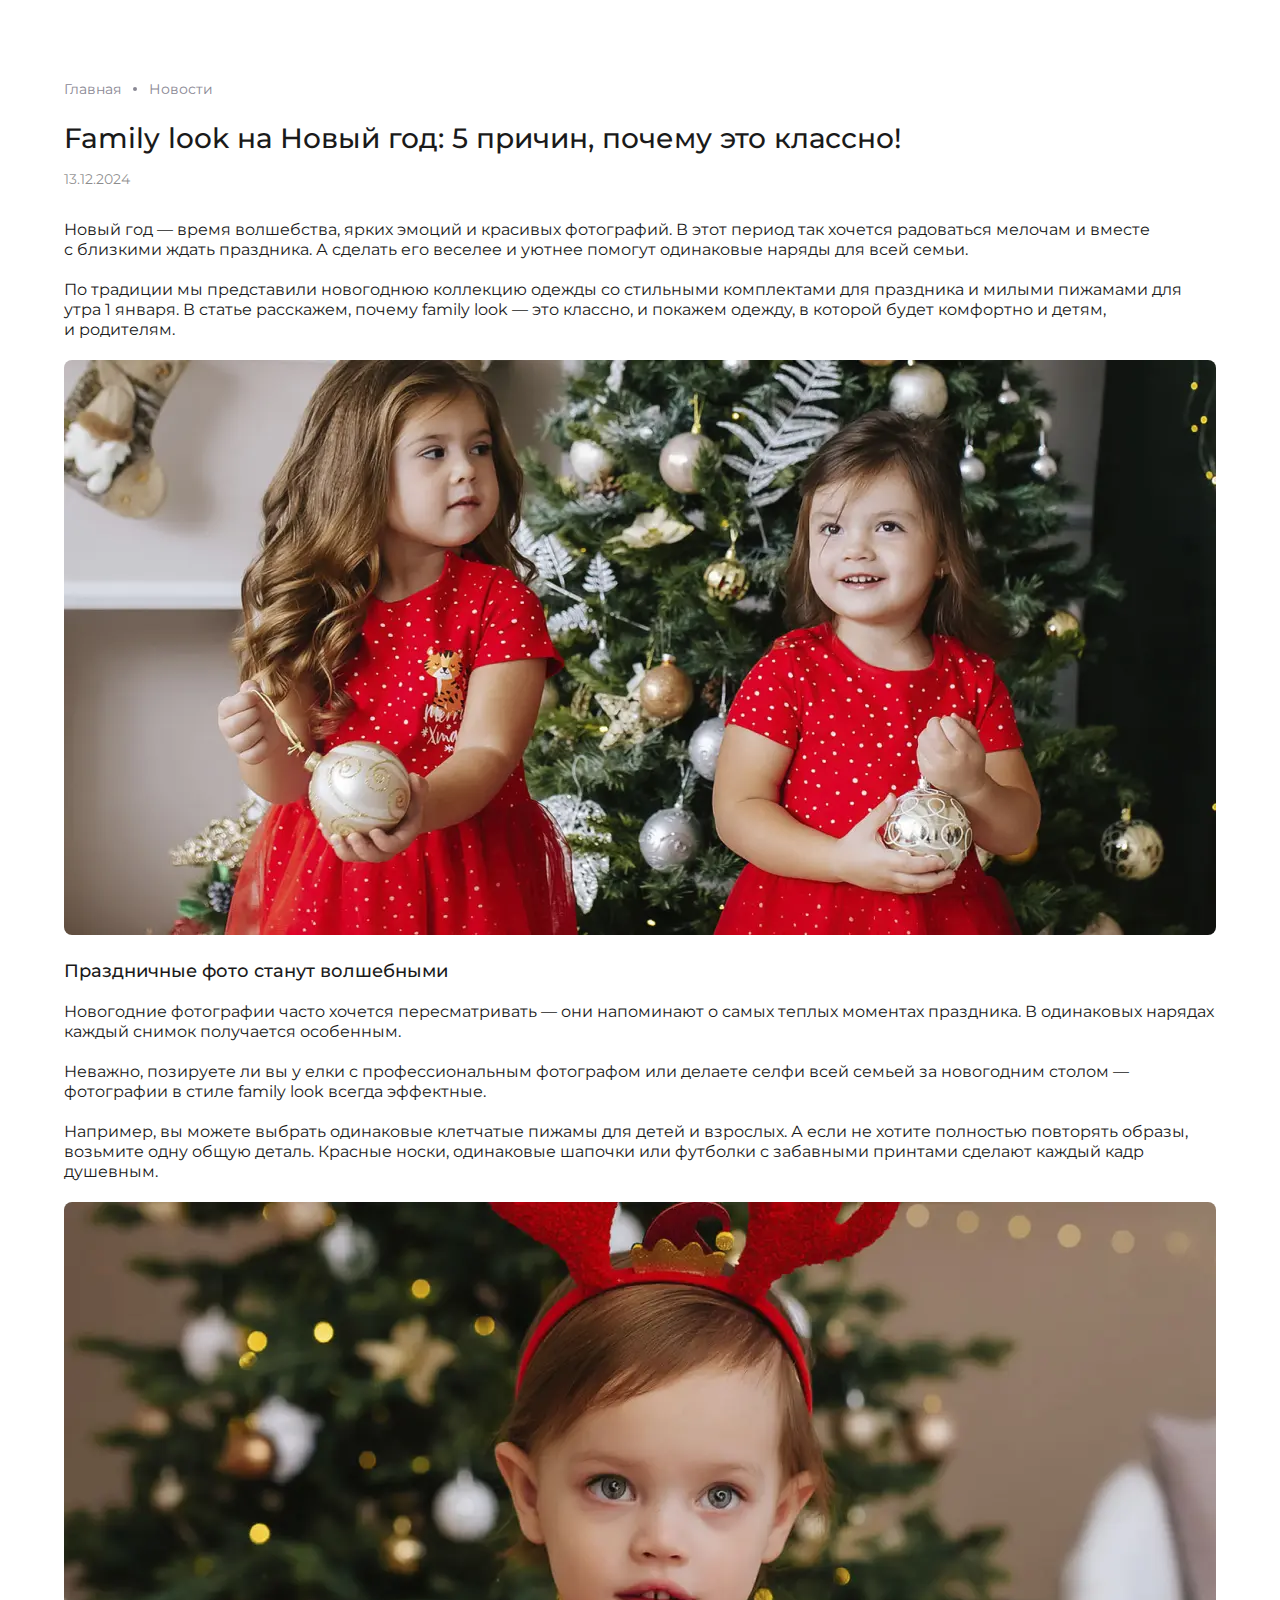
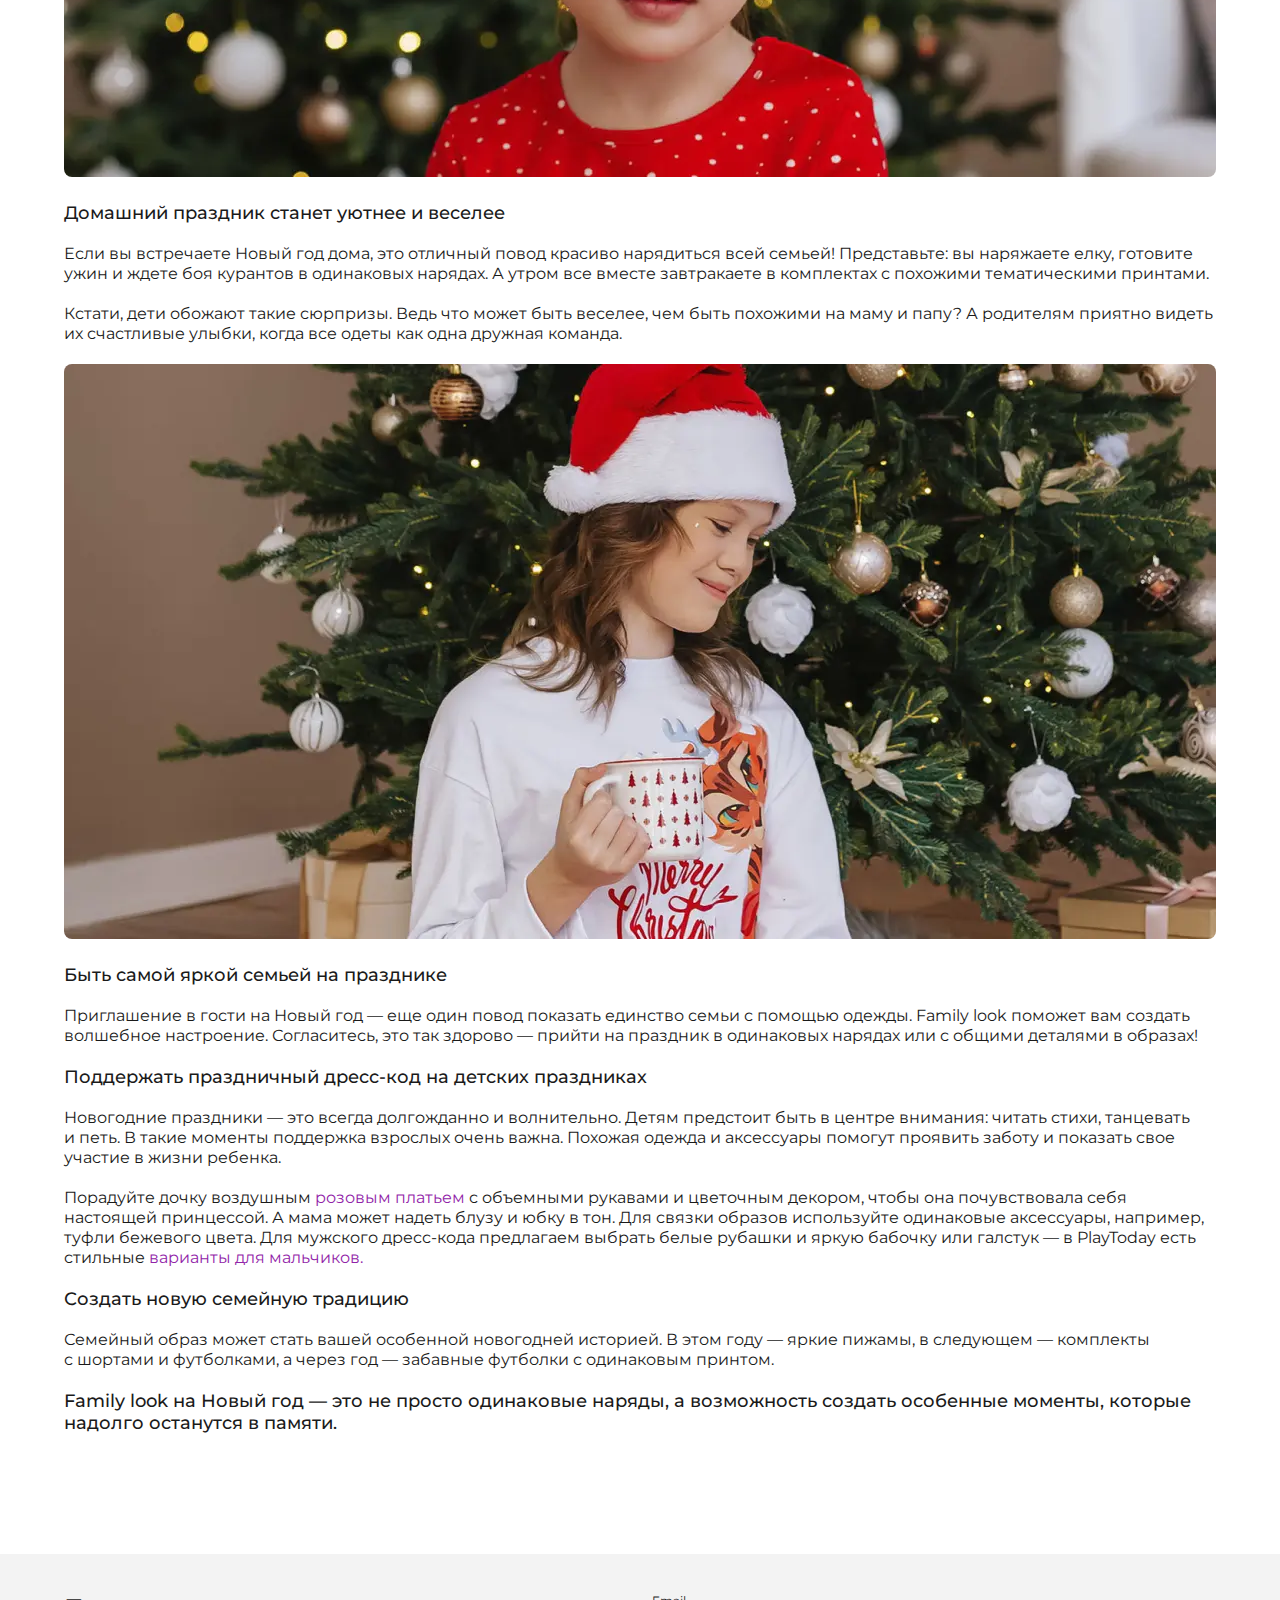
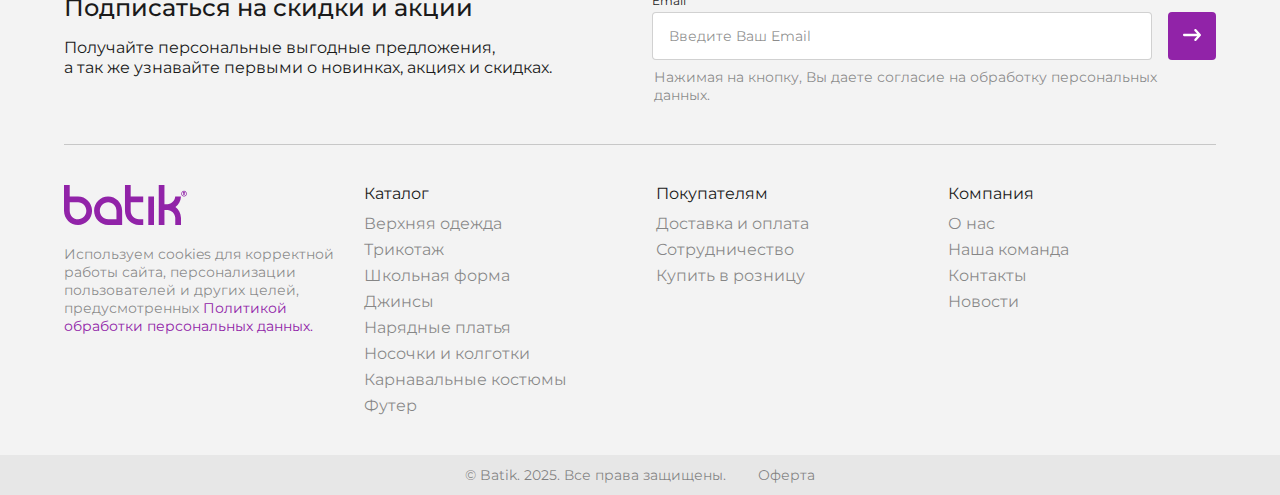
<file: news-one.html>
<!DOCTYPE html>
<html lang="en">

<head>
	<meta charset="UTF-8">
	<meta name="viewport" content="width=device-width, initial-scale=1.0">
	<title>Batik || Карточка новости</title>
	<link rel="stylesheet" href="./styles/swiper-bundle.min.css">
	<link rel="stylesheet" href="./styles/styles.css">
</head>

<body>
	<main class="batik-main">
		<section class="batik-bredcrumbs">
			<div class="batik-container">
				<div class="batik-bredcrumbs__row">
					<a href="#">Главная</a>
					<span class="batik-bredcrumbs__spacer"></span>
					<a href="#">Новости</a>
				</div>
			</div>
		</section>

		<section class="batik-one-news">
			<div class="batik-container">
				<div class="batik-one-news__title">Family look на Новый год: 5 причин, почему это классно!</div>
				<div class="batik-one-news__date">13.12.2024</div>
				<div class="batik-one-news__content batik-st-content">
					<article>
						<p>
							Новый год — время волшебства, ярких эмоций и красивых фотографий. В этот период так хочется
							радоваться мелочам и вместе с близкими ждать праздника. А сделать его веселее и уютнее
							помогут одинаковые наряды для всей семьи.
						</p>
						<p>
							По традиции мы представили новогоднюю коллекцию одежды со стильными комплектами для
							праздника и милыми пижамами для утра 1 января. В статье расскажем, почему family look — это
							классно, и покажем одежду, в которой будет комфортно и детям, и родителям.
						</p>
						<p>
							<img src="./images/one-news/photo1.webp" alt="">
						</p>
						<h4>Праздничные фото станут волшебными</h4>
						<p>
							Новогодние фотографии часто хочется пересматривать — они напоминают о самых теплых моментах
							праздника. В одинаковых нарядах каждый снимок получается особенным.
						</p>
						<p>
							Неважно, позируете ли вы у елки с профессиональным фотографом или делаете селфи всей семьей
							за новогодним столом — фотографии в стиле family look всегда эффектные.
						</p>
						<p>
							Например, вы можете выбрать одинаковые клетчатые пижамы для детей и взрослых. А если
							не хотите полностью повторять образы, возьмите одну общую деталь. Красные носки, одинаковые
							шапочки или футболки с забавными принтами сделают каждый кадр душевным.
						</p>
						<p>
							<img src="./images/one-news/photo2.webp" alt="">
						</p>
						<h4>Домашний праздник станет уютнее и веселее</h4>
						<p>
							Если вы встречаете Новый год дома, это отличный повод красиво нарядиться всей семьей!
							Представьте: вы наряжаете елку, готовите ужин и ждете боя курантов в одинаковых нарядах.
							А утром все вместе завтракаете в комплектах с похожими тематическими принтами.
						</p>
						<p>
							Кстати, дети обожают такие сюрпризы. Ведь что может быть веселее, чем быть похожими на маму
							и папу? А родителям приятно видеть их счастливые улыбки, когда все одеты как одна дружная
							команда.
						</p>
						<p>
							<img src="./images/one-news/photo3.webp" alt="">
						</p>
						<h4>Быть самой яркой семьей на празднике</h4>
						<p>
							Приглашение в гости на Новый год — еще один повод показать единство семьи с помощью одежды.
							Family look поможет вам создать волшебное настроение. Согласитесь, это так здорово — прийти
							на праздник в одинаковых нарядах или с общими деталями в образах!
						</p>
						<h4>Поддержать праздничный дресс-код на детских праздниках</h4>
						<p>
							Новогодние праздники — это всегда долгожданно и волнительно. Детям предстоит быть в центре
							внимания: читать стихи, танцевать и петь. В такие моменты поддержка взрослых очень важна.
							Похожая одежда и аксессуары помогут проявить заботу и показать свое участие в жизни ребенка.
						</p>
						<p>
							Порадуйте дочку воздушным <a href="#">розовым платьем</a> с объемными рукавами и цветочным
							декором, чтобы она почувствовала себя настоящей принцессой. А мама может надеть блузу и юбку
							в тон. Для связки образов используйте одинаковые аксессуары, например, туфли бежевого цвета.
							Для мужского дресс-кода предлагаем выбрать белые рубашки и яркую бабочку или галстук —
							в PlayToday есть стильные <a href="#">варианты для мальчиков.</a>
						</p>
						<h4>Создать новую семейную традицию</h4>
						<p>
							Семейный образ может стать вашей особенной новогодней историей. В этом году — яркие пижамы,
							в следующем — комплекты с шортами и футболками, а через год — забавные футболки с одинаковым
							принтом.
						</p>
						<h4>Family look на Новый год — это не просто одинаковые наряды, а возможность создать особенные
							моменты, которые надолго останутся в памяти.</h4>
					</article>
				</div>
			</div>
		</section>
	</main>

	<footer class="batik-footer">
		<div class="batik-container">
			<div class="batik-footer__top">
				<div class="batik-footer__subscribe batik-subscribe">
					<div class="batik-subscribe__left">
						<div class="batik-subscribe__title">Подписаться на скидки и акции</div>
						<div class="batik-subscribe__descr">
							Получайте персональные выгодные предложения, а так же узнавайте первыми о&nbsp;новинках,
							акциях и скидках.
						</div>
					</div>
					<div class="batik-subscribe__right">
						<form>

							<div class="batik-subscribe__form-row">
								<div class="batik-subscribe__form-input">
									<label>Email</label>
									<input type="text" name="email" placeholder="Введите Ваш Email">
								</div>
								<button type="submit">
									<svg width="18" height="12" viewBox="0 0 18 12" fill="none"
										xmlns="http://www.w3.org/2000/svg">
										<path
											d="M17.6704 6.8471C18.1099 6.37857 18.1099 5.61768 17.6704 5.14915L13.1702 0.351398C12.7307 -0.117133 12.017 -0.117133 11.5775 0.351398C11.138 0.819928 11.138 1.58082 11.5775 2.04935L14.1581 4.80056H1.12505C0.502759 4.80056 0 5.33656 0 6C0 6.66344 0.502759 7.19944 1.12505 7.19944H14.1581L11.5775 9.95065C11.138 10.4192 11.138 11.1801 11.5775 11.6486C12.017 12.1171 12.7307 12.1171 13.1702 11.6486L17.6704 6.85085V6.8471Z"
											fill="white" />
									</svg>
								</button>
							</div>
							<legend>Нажимая на кнопку, Вы даете согласие на обработку персональных данных.</legend>
						</form>
					</div>
				</div>
			</div>

			<div class="batik-footer__middle">
				<div class="batik-footer__row">
					<div class="batik-footer__left">
						<div class="batik-footer__logo">
							<a href="/"><img src="./images/logo.svg" alt=""></a>
						</div>
						<div class="batik-footer__cookie-info">
							Используем cookies для корректной работы сайта, персонализации пользователей и других целей,
							предусмотренных <a href="#">Политикой обработки персональных данных.</a>
						</div>
					</div>

					<nav class="batik-footer__menu">
						<div class="batik-footer__menu-wrap">
							<div class="batik-footer__menu-title">Каталог</div>
							<ul class="batik-footer__list">
								<li><a href="#">Верхняя одежда</a></li>
								<li><a href="#">Трикотаж</a></li>
								<li><a href="#">Школьная форма</a></li>
								<li><a href="#">Джинсы</a></li>
								<li><a href="#">Нарядные платья</a></li>
								<li><a href="#">Носочки и колготки</a></li>
								<li><a href="#">Карнавальные костюмы</a></li>
								<li><a href="#">Футер</a></li>
							</ul>
						</div>

						<div class="batik-footer__menu-wrap">
							<div class="batik-footer__menu-title">Покупателям</div>
							<ul class="batik-footer__list">
								<li><a href="#">Доставка и оплата</a></li>
								<li><a href="#">Сотрудничество</a></li>
								<li><a href="#">Купить в розницу</a></li>
							</ul>
						</div>

						<div class="batik-footer__menu-wrap">
							<div class="batik-footer__menu-title">Компания</div>
							<ul class="batik-footer__list">
								<li><a href="about.html">О нас</a></li>
								<li><a href="team.html">Наша команда</a></li>
								<li><a href="#">Контакты</a></li>
								<li><a href="news.html">Новости</a></li>
							</ul>
						</div>
					</nav>
				</div>
			</div>
		</div>
		<div class="batik-footer__bottom">
			<div class="batik-footer__copyright">
				<div>© Batik. 2025. Все права защищены.</div>
				<div><a href="#">Оферта</a></div>
			</div>
		</div>
	</footer>

	<div class="batik-modal-overlay">
		<div class="batik-modal-close js-modal-close">
			<svg width="20" height="20" viewBox="0 0 20 20" fill="none" xmlns="http://www.w3.org/2000/svg">
				<path
					d="M19.6663 18.0553L11.6111 10L19.6663 1.94472C19.88 1.73108 20 1.44132 20 1.13919C20 0.837057 19.88 0.5473 19.6663 0.333661C19.4527 0.120021 19.1629 0 18.8608 0C18.5587 0 18.2689 0.120021 18.0553 0.333661L10 8.38894L1.94472 0.333661C1.73108 0.120021 1.44132 0 1.13919 0C0.837058 0 0.547301 0.120021 0.333661 0.333661C0.120022 0.5473 6.24172e-07 0.837057 6.24172e-07 1.13919C6.24172e-07 1.44132 0.120022 1.73108 0.333661 1.94472L8.38894 10L0.333661 18.0553C0.120022 18.2689 0 18.5587 0 18.8608C0 19.1629 0.120022 19.4527 0.333661 19.6663C0.547301 19.88 0.837057 20 1.13919 20C1.44132 20 1.73108 19.88 1.94472 19.6663L10 11.6111L18.0553 19.6663C18.2689 19.88 18.5587 20 18.8608 20C19.1629 20 19.4527 19.88 19.6663 19.6663C19.88 19.4527 20 19.1629 20 18.8608C20 18.5587 19.88 18.2689 19.6663 18.0553Z"
					fill="white" />
			</svg>
		</div>
	</div>

	<div class="batik-modal js-modal js-modal-feedback">
		<div class="batik-modal__title">У вас есть вопросы?</div>
		<div class="batik-modal__subtitle">
			Мы свяжемся с Вами в ближвйшее время и ответим на все вопросы.
		</div>
		<div class="batik-modal__body">
			<form>
				<div class="batik-modal__input">
					<label>Имя</label>
					<input type="text" name="name" placeholder="Введите Ваше имя">
				</div>

				<div class="batik-modal__input">
					<label>Телефон</label>
					<input type="tel" name="phone" placeholder="+7 (900) 000-00-00">
				</div>

				<div class="batik-modal__btn">
					<button type="submit" class="batik-btn batik-btn--submit">Отправить</button>
				</div>

				<legend>
					Нажимая на кнопку, Вы даете согласие на обработку <a href="#">Персональных данных.</a>
				</legend>
			</form>
		</div>
	</div>

	<div class="batik-modal js-modal js-modal-feedback">
		<div class="batik-modal__logo">
			<img src="./images/logo.svg" alt="">
		</div>
		<div class="batik-modal__title">Регистрация</div>

		<div class="batik-modal__body">
			<form>
				<div class="batik-modal__input batik-modal__input--search">
					<label>ИНН</label>
					<input type="text" name="inn" placeholder="Начните вводить ИНН">
					<span class="batik-modal__input-ico"></span>
				</div>

				<div class="batik-modal__input">
					<label>Email</label>
					<input type="text" name="" placeholder="Введите Email">
				</div>

				<div class="batik-modal__input batik-modal__input--pass">
					<label>Пароль</label>
					<input type="password" name="" placeholder="Введите пароль">
					<span class="batik-modal__input-ico js-pass"></span>
				</div>

				<div class="batik-modal__input batik-modal__input--pass">
					<label>Подтверждение пароля</label>
					<input type="password" name="" placeholder="Введите пароль еще раз">
					<span class="batik-modal__input-ico js-pass"></span>
				</div>

				<div class="batik-modal__btn">
					<button type="submit">Зарегистрироваться</button>
				</div>

				<legend>
					Нажимая на кнопку, Вы даете согласие на обработку <a href="#">Персональных данных.</a>
				</legend>
			</form>
		</div>
	</div>

	<script src="./js/jquery.min.js"></script>
	<script src="./js/swiper-bundle.min.js"></script>
	<script src="./js/common.js"></script>

</body>

</html>
</file>
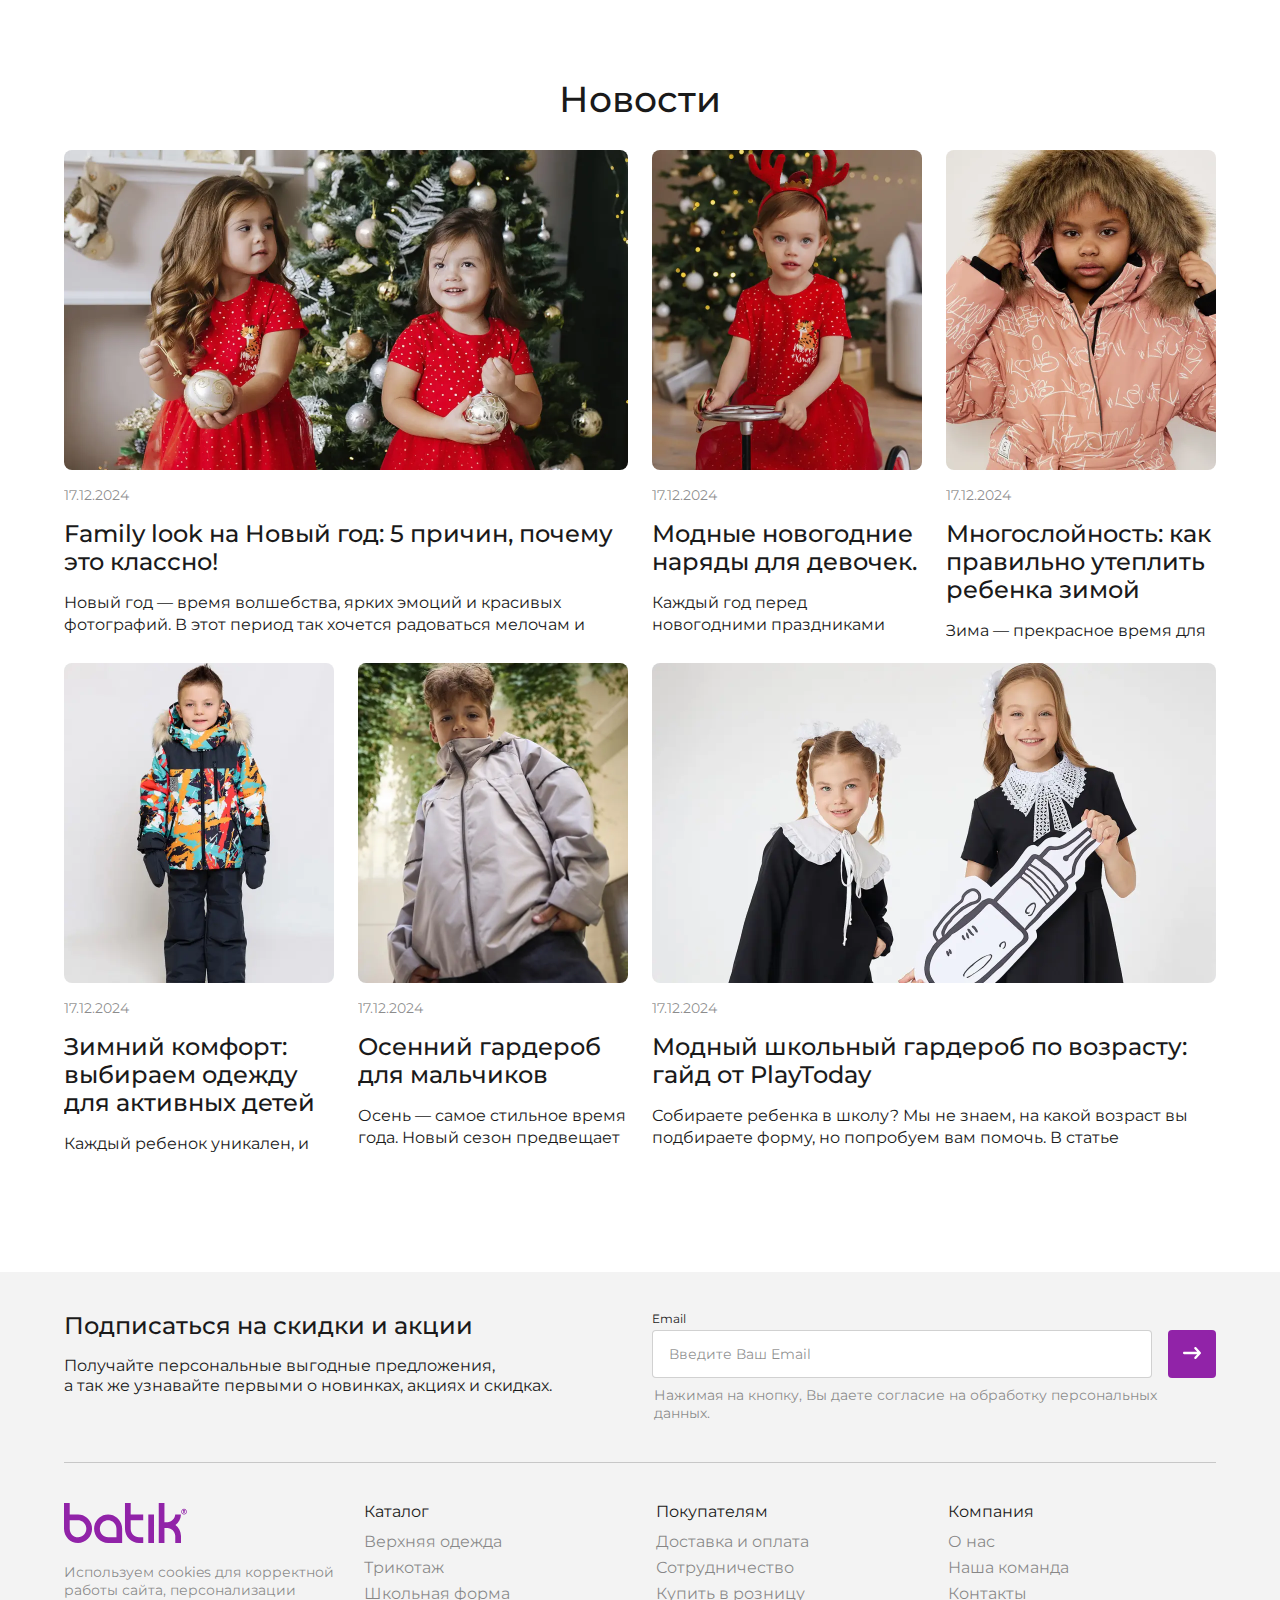
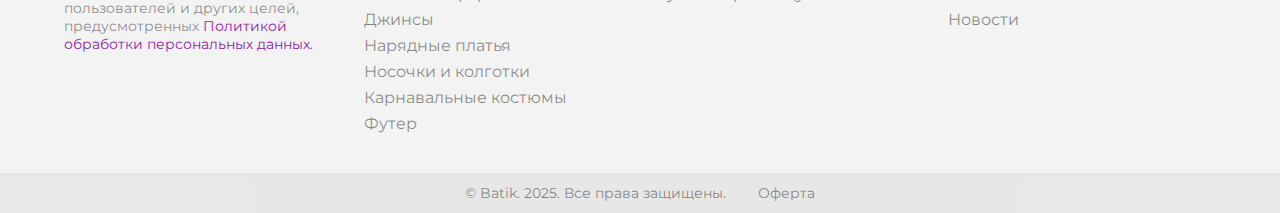
<file: news.html>
<!DOCTYPE html>
<html lang="en">

<head>
	<meta charset="UTF-8">
	<meta name="viewport" content="width=device-width, initial-scale=1.0">
	<title>Batik || Новости</title>
	<link rel="stylesheet" href="./styles/swiper-bundle.min.css">
	<link rel="stylesheet" href="./styles/styles.css">
</head>

<body>
	<main class="batik-main">
		<section class="batik-section batik-news">
			<div class="batik-container">
				<h1 class="batik-section-title batik-news__title">Новости</h1>

				<div class="batik-news__row">
					<div class="batik-news__item batik-news__item--large">
						<div class="batik-news__item-photo">
							<a href="#">
								<img src="./images/news/photo1.webp" alt="">
							</a>
						</div>
						<div class="batik-news__item-info">
							<div class="batik-news__item-date">17.12.2024</div>
							<div class="batik-news__item-title">
								<a href="#">Family look на Новый год: 5 причин, почему это классно!</a>
							</div>
							<div class="batik-news__item-descr">
								Новый год — время волшебства, ярких эмоций и красивых фотографий. В этот период так
								хочется радоваться мелочам и вместе с близкими ждать праздника. А сделать его веселее и
								уютнее помогут одинаковые наряды для всей семьи.
							</div>
						</div>
					</div>

					<div class="batik-news__item batik-news__item--small">
						<div class="batik-news__item-photo">
							<a href="#">
								<img src="./images/news/photo2.webp" alt="">
							</a>
						</div>
						<div class="batik-news__item-info">
							<div class="batik-news__item-date">17.12.2024</div>
							<div class="batik-news__item-title"><a href="#">Модные новогодние наряды для девочек.</a>
							</div>
							<div class="batik-news__item-descr">
								Каждый год перед новогодними праздниками мамы девочек подбирают им наряд на утренник или
								елку. Чтобы образ получился модным и ярким, мы собрали ТОП-5 платьев и комбинезонов от
								PlayToday.
							</div>
						</div>
					</div>

					<div class="batik-news__item batik-news__item--small">
						<div class="batik-news__item-photo">
							<a href="#">
								<img src="./images/news/photo3.webp" alt="">
							</a>
						</div>
						<div class="batik-news__item-info">
							<div class="batik-news__item-date">17.12.2024</div>
							<div class="batik-news__item-title"><a href="#">Многослойность: как правильно утеплить
									ребенка зимой</a></div>
							<div class="batik-news__item-descr">
								Зима — прекрасное время для игр на свежем воздухе и прогулок. Но чтобы ребенок
								наслаждался морозной погодой, ему нужно правильно одеться.
							</div>
						</div>
					</div>

					<div class="batik-news__item batik-news__item--small">
						<div class="batik-news__item-photo">
							<a href="#">
								<img src="./images/news/photo4.webp" alt="">
							</a>
						</div>
						<div class="batik-news__item-info">
							<div class="batik-news__item-date">17.12.2024</div>
							<div class="batik-news__item-title"><a href="#">Зимний комфорт: выбираем одежду для активных
									детей</a></div>
							<div class="batik-news__item-descr">
								Каждый ребенок уникален, и это проявляется не только в характере, но и в степени
								активности. Одни дети предпочитают спокойные игры, другие не могут долго усидеть на
								месте. Именно поэтому так важно утеплять девочек и мальчиков зимой, учитывая их образ
								жизни.
							</div>
						</div>
					</div>

					<div class="batik-news__item batik-news__item--small">
						<div class="batik-news__item-photo">
							<a href="#">
								<img src="./images/news/photo5.webp" alt="">
							</a>
						</div>
						<div class="batik-news__item-info">
							<div class="batik-news__item-date">17.12.2024</div>
							<div class="batik-news__item-title"><a href="#">Осенний гардероб для мальчиков</a></div>
							<div class="batik-news__item-descr">
								Осень — самое стильное время года. Новый сезон предвещает вдохновение мультгероями,
								яркий монохром и спортивный шик. Но в стильном образе важно все: детали, гармоничное
								сочетание цветов и фактур.
							</div>
						</div>
					</div>

					<div class="batik-news__item batik-news__item--large">
						<div class="batik-news__item-photo">
							<a href="#">
								<img src="./images/news/photo6.webp" alt="">
							</a>
						</div>
						<div class="batik-news__item-info">
							<div class="batik-news__item-date">17.12.2024</div>
							<div class="batik-news__item-title"><a href="#">Модный школьный гардероб по возрасту: гайд
									от PlayToday</a></div>
							<div class="batik-news__item-descr">
								Собираете ребенка в школу? Мы не знаем, на какой возраст вы подбираете форму, но
								попробуем вам помочь. В статье расскажем, какая одежда лучше подойдет первоклассникам, а
								какая — ученикам средней и старшей школы.
							</div>
						</div>
					</div>
				</div>
			</div>
		</section>
	</main>

	<footer class="batik-footer">
		<div class="batik-container">
			<div class="batik-footer__top">
				<div class="batik-footer__subscribe batik-subscribe">
					<div class="batik-subscribe__left">
						<div class="batik-subscribe__title">Подписаться на скидки и акции</div>
						<div class="batik-subscribe__descr">
							Получайте персональные выгодные предложения, а так же узнавайте первыми о&nbsp;новинках,
							акциях и скидках.
						</div>
					</div>
					<div class="batik-subscribe__right">
						<form>

							<div class="batik-subscribe__form-row">
								<div class="batik-subscribe__form-input">
									<label>Email</label>
									<input type="text" name="email" placeholder="Введите Ваш Email">
								</div>
								<button type="submit">
									<svg width="18" height="12" viewBox="0 0 18 12" fill="none"
										xmlns="http://www.w3.org/2000/svg">
										<path
											d="M17.6704 6.8471C18.1099 6.37857 18.1099 5.61768 17.6704 5.14915L13.1702 0.351398C12.7307 -0.117133 12.017 -0.117133 11.5775 0.351398C11.138 0.819928 11.138 1.58082 11.5775 2.04935L14.1581 4.80056H1.12505C0.502759 4.80056 0 5.33656 0 6C0 6.66344 0.502759 7.19944 1.12505 7.19944H14.1581L11.5775 9.95065C11.138 10.4192 11.138 11.1801 11.5775 11.6486C12.017 12.1171 12.7307 12.1171 13.1702 11.6486L17.6704 6.85085V6.8471Z"
											fill="white" />
									</svg>
								</button>
							</div>
							<legend>Нажимая на кнопку, Вы даете согласие на обработку персональных данных.</legend>
						</form>
					</div>
				</div>
			</div>

			<div class="batik-footer__middle">
				<div class="batik-footer__row">
					<div class="batik-footer__left">
						<div class="batik-footer__logo">
							<a href="/"><img src="./images/logo.svg" alt=""></a>
						</div>
						<div class="batik-footer__cookie-info">
							Используем cookies для корректной работы сайта, персонализации пользователей и других целей,
							предусмотренных <a href="#">Политикой обработки персональных данных.</a>
						</div>
					</div>

					<nav class="batik-footer__menu">
						<div class="batik-footer__menu-wrap">
							<div class="batik-footer__menu-title">Каталог</div>
							<ul class="batik-footer__list">
								<li><a href="#">Верхняя одежда</a></li>
								<li><a href="#">Трикотаж</a></li>
								<li><a href="#">Школьная форма</a></li>
								<li><a href="#">Джинсы</a></li>
								<li><a href="#">Нарядные платья</a></li>
								<li><a href="#">Носочки и колготки</a></li>
								<li><a href="#">Карнавальные костюмы</a></li>
								<li><a href="#">Футер</a></li>
							</ul>
						</div>

						<div class="batik-footer__menu-wrap">
							<div class="batik-footer__menu-title">Покупателям</div>
							<ul class="batik-footer__list">
								<li><a href="#">Доставка и оплата</a></li>
								<li><a href="#">Сотрудничество</a></li>
								<li><a href="#">Купить в розницу</a></li>
							</ul>
						</div>

						<div class="batik-footer__menu-wrap">
							<div class="batik-footer__menu-title">Компания</div>
							<ul class="batik-footer__list">
								<li><a href="about.html">О нас</a></li>
								<li><a href="team.html">Наша команда</a></li>
								<li><a href="#">Контакты</a></li>
								<li><a href="news.html">Новости</a></li>
							</ul>
						</div>
					</nav>
				</div>
			</div>
		</div>
		<div class="batik-footer__bottom">
			<div class="batik-footer__copyright">
				<div>© Batik. 2025. Все права защищены.</div>
				<div><a href="#">Оферта</a></div>
			</div>
		</div>
	</footer>

	<div class="batik-modal-overlay">
		<div class="batik-modal-close js-modal-close">
			<svg width="20" height="20" viewBox="0 0 20 20" fill="none" xmlns="http://www.w3.org/2000/svg">
				<path
					d="M19.6663 18.0553L11.6111 10L19.6663 1.94472C19.88 1.73108 20 1.44132 20 1.13919C20 0.837057 19.88 0.5473 19.6663 0.333661C19.4527 0.120021 19.1629 0 18.8608 0C18.5587 0 18.2689 0.120021 18.0553 0.333661L10 8.38894L1.94472 0.333661C1.73108 0.120021 1.44132 0 1.13919 0C0.837058 0 0.547301 0.120021 0.333661 0.333661C0.120022 0.5473 6.24172e-07 0.837057 6.24172e-07 1.13919C6.24172e-07 1.44132 0.120022 1.73108 0.333661 1.94472L8.38894 10L0.333661 18.0553C0.120022 18.2689 0 18.5587 0 18.8608C0 19.1629 0.120022 19.4527 0.333661 19.6663C0.547301 19.88 0.837057 20 1.13919 20C1.44132 20 1.73108 19.88 1.94472 19.6663L10 11.6111L18.0553 19.6663C18.2689 19.88 18.5587 20 18.8608 20C19.1629 20 19.4527 19.88 19.6663 19.6663C19.88 19.4527 20 19.1629 20 18.8608C20 18.5587 19.88 18.2689 19.6663 18.0553Z"
					fill="white" />
			</svg>
		</div>
	</div>

	<div class="batik-modal js-modal js-modal-feedback">
		<div class="batik-modal__title">У вас есть вопросы?</div>
		<div class="batik-modal__subtitle">
			Мы свяжемся с Вами в ближвйшее время и ответим на все вопросы.
		</div>
		<div class="batik-modal__body">
			<form>
				<div class="batik-modal__input">
					<label>Имя</label>
					<input type="text" name="name" placeholder="Введите Ваше имя">
				</div>

				<div class="batik-modal__input">
					<label>Телефон</label>
					<input type="tel" name="phone" placeholder="+7 (900) 000-00-00">
				</div>

				<div class="batik-modal__btn">
					<button type="submit" class="batik-btn batik-btn--submit">Отправить</button>
				</div>

				<legend>
					Нажимая на кнопку, Вы даете согласие на обработку <a href="#">Персональных данных.</a>
				</legend>
			</form>
		</div>
	</div>

	<div class="batik-modal js-modal js-modal-feedback">
		<div class="batik-modal__logo">
			<img src="./images/logo.svg" alt="">
		</div>
		<div class="batik-modal__title">Регистрация</div>

		<div class="batik-modal__body">
			<form>
				<div class="batik-modal__input batik-modal__input--search">
					<label>ИНН</label>
					<input type="text" name="inn" placeholder="Начните вводить ИНН">
					<span class="batik-modal__input-ico"></span>
				</div>

				<div class="batik-modal__input">
					<label>Email</label>
					<input type="text" name="" placeholder="Введите Email">
				</div>

				<div class="batik-modal__input batik-modal__input--pass">
					<label>Пароль</label>
					<input type="password" name="" placeholder="Введите пароль">
					<span class="batik-modal__input-ico js-pass"></span>
				</div>

				<div class="batik-modal__input batik-modal__input--pass">
					<label>Подтверждение пароля</label>
					<input type="password" name="" placeholder="Введите пароль еще раз">
					<span class="batik-modal__input-ico js-pass"></span>
				</div>

				<div class="batik-modal__btn">
					<button type="submit">Зарегистрироваться</button>
				</div>

				<legend>
					Нажимая на кнопку, Вы даете согласие на обработку <a href="#">Персональных данных.</a>
				</legend>
			</form>
		</div>
	</div>

	<script src="./js/jquery.min.js"></script>
	<script src="./js/swiper-bundle.min.js"></script>
	<script src="./js/common.js"></script>

</body>

</html>
</file>
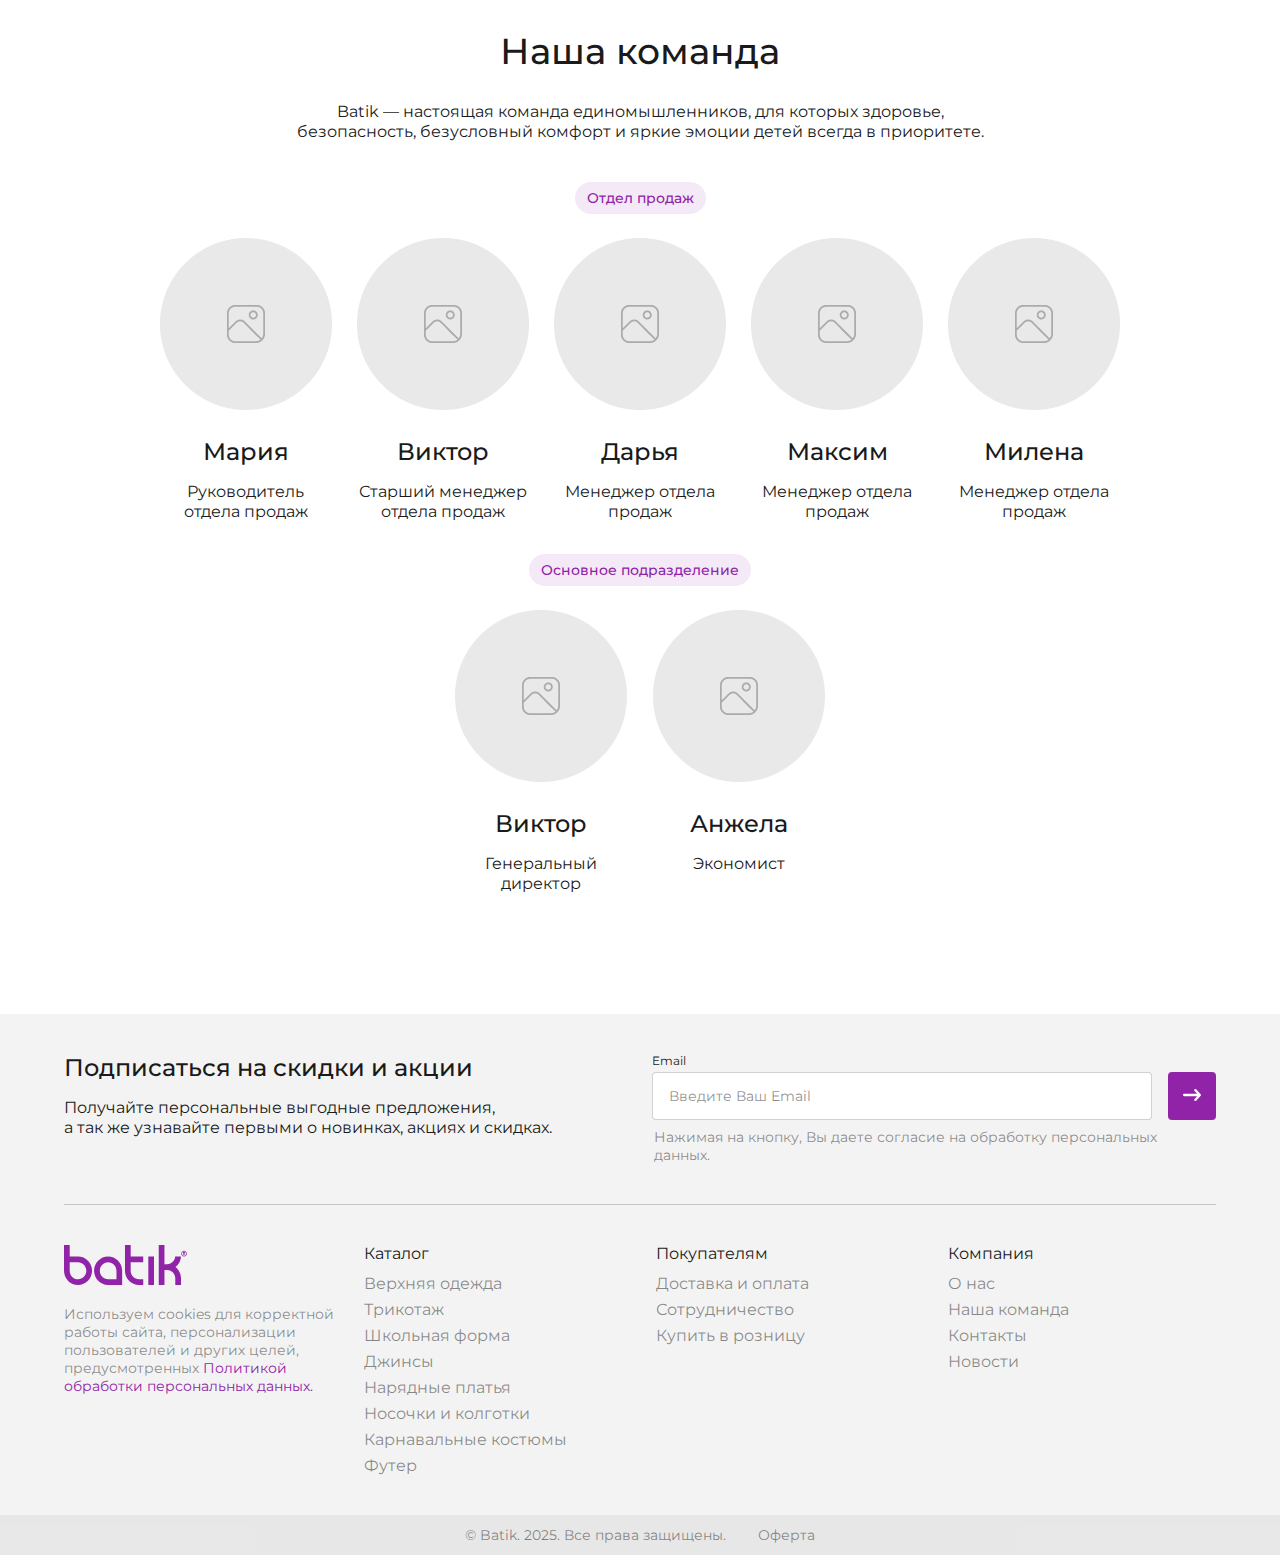
<file: team.html>
<!DOCTYPE html>
<html lang="en">

<head>
	<meta charset="UTF-8">
	<meta name="viewport" content="width=device-width, initial-scale=1.0">
	<title>Batik || Наша команда</title>
	<link rel="stylesheet" href="./styles/swiper-bundle.min.css">
	<link rel="stylesheet" href="./styles/styles.css">
</head>

<body>
	<main class="batik-main">
		<section class="batik-section batik-our-team">
			<div class="batik-container">
				<h1 class="batik-section-title batik-our-team__title">Наша команда</h1>
				<div class="batik-section-description batik-our-team__description">
					Batik — настоящая команда единомышленников, для которых здоровье, безопасность, безусловный комфорт
					и яркие эмоции детей всегда в приоритете.
				</div>

				<div class="batik-our-team__label">
					<div class="batik-label">Отдел продаж</div>
				</div>
				<div class="batik-our-team__row">
					<div class="batik-our-team__item">
						<div class="batik-our-team__photo"><img src="./images/team/no-photo.png" alt=""></div>
						<div class="batik-our-team__name">Мария</div>
						<div class="batik-our-team__position">
							Руководитель отдела продаж
						</div>
					</div>

					<div class="batik-our-team__item">
						<div class="batik-our-team__photo"><img src="./images/team/no-photo.png" alt=""></div>
						<div class="batik-our-team__name">Виктор</div>
						<div class="batik-our-team__position">
							Старший менеджер отдела продаж
						</div>
					</div>

					<div class="batik-our-team__item">
						<div class="batik-our-team__photo"><img src="./images/team/no-photo.png" alt=""></div>
						<div class="batik-our-team__name">Дарья</div>
						<div class="batik-our-team__position">
							Менеджер отдела продаж
						</div>
					</div>

					<div class="batik-our-team__item">
						<div class="batik-our-team__photo"><img src="./images/team/no-photo.png" alt=""></div>
						<div class="batik-our-team__name">Максим</div>
						<div class="batik-our-team__position">
							Менеджер отдела продаж
						</div>
					</div>

					<div class="batik-our-team__item">
						<div class="batik-our-team__photo"><img src="./images/team/no-photo.png" alt=""></div>
						<div class="batik-our-team__name">Милена</div>
						<div class="batik-our-team__position">
							Менеджер отдела продаж
						</div>
					</div>
				</div>

				<div class="batik-our-team__label">
					<div class="batik-label">Основное подразделение</div>
				</div>
				<div class="batik-our-team__row">
					<div class="batik-our-team__item">
						<div class="batik-our-team__photo"><img src="./images/team/no-photo.png" alt=""></div>
						<div class="batik-our-team__name">Виктор</div>
						<div class="batik-our-team__position">
							Генеральный директор
						</div>
					</div>

					<div class="batik-our-team__item">
						<div class="batik-our-team__photo"><img src="./images/team/no-photo.png" alt=""></div>
						<div class="batik-our-team__name">Анжела</div>
						<div class="batik-our-team__position">
							Экономист
						</div>
					</div>
				</div>
			</div>
		</section>

	</main>

	<footer class="batik-footer">
		<div class="batik-container">
			<div class="batik-footer__top">
				<div class="batik-footer__subscribe batik-subscribe">
					<div class="batik-subscribe__left">
						<div class="batik-subscribe__title">Подписаться на скидки и акции</div>
						<div class="batik-subscribe__descr">
							Получайте персональные выгодные предложения, а так же узнавайте первыми о&nbsp;новинках,
							акциях и скидках.
						</div>
					</div>
					<div class="batik-subscribe__right">
						<form>

							<div class="batik-subscribe__form-row">
								<div class="batik-subscribe__form-input">
									<label>Email</label>
									<input type="text" name="email" placeholder="Введите Ваш Email">
								</div>
								<button type="submit">
									<svg width="18" height="12" viewBox="0 0 18 12" fill="none"
										xmlns="http://www.w3.org/2000/svg">
										<path
											d="M17.6704 6.8471C18.1099 6.37857 18.1099 5.61768 17.6704 5.14915L13.1702 0.351398C12.7307 -0.117133 12.017 -0.117133 11.5775 0.351398C11.138 0.819928 11.138 1.58082 11.5775 2.04935L14.1581 4.80056H1.12505C0.502759 4.80056 0 5.33656 0 6C0 6.66344 0.502759 7.19944 1.12505 7.19944H14.1581L11.5775 9.95065C11.138 10.4192 11.138 11.1801 11.5775 11.6486C12.017 12.1171 12.7307 12.1171 13.1702 11.6486L17.6704 6.85085V6.8471Z"
											fill="white" />
									</svg>
								</button>
							</div>
							<legend>Нажимая на кнопку, Вы даете согласие на обработку персональных данных.</legend>
						</form>
					</div>
				</div>
			</div>

			<div class="batik-footer__middle">
				<div class="batik-footer__row">
					<div class="batik-footer__left">
						<div class="batik-footer__logo">
							<a href="/"><img src="./images/logo.svg" alt=""></a>
						</div>
						<div class="batik-footer__cookie-info">
							Используем cookies для корректной работы сайта, персонализации пользователей и других целей,
							предусмотренных <a href="#">Политикой обработки персональных данных.</a>
						</div>
					</div>

					<nav class="batik-footer__menu">
						<div class="batik-footer__menu-wrap">
							<div class="batik-footer__menu-title">Каталог</div>
							<ul class="batik-footer__list">
								<li><a href="#">Верхняя одежда</a></li>
								<li><a href="#">Трикотаж</a></li>
								<li><a href="#">Школьная форма</a></li>
								<li><a href="#">Джинсы</a></li>
								<li><a href="#">Нарядные платья</a></li>
								<li><a href="#">Носочки и колготки</a></li>
								<li><a href="#">Карнавальные костюмы</a></li>
								<li><a href="#">Футер</a></li>
							</ul>
						</div>

						<div class="batik-footer__menu-wrap">
							<div class="batik-footer__menu-title">Покупателям</div>
							<ul class="batik-footer__list">
								<li><a href="#">Доставка и оплата</a></li>
								<li><a href="#">Сотрудничество</a></li>
								<li><a href="#">Купить в розницу</a></li>
							</ul>
						</div>

						<div class="batik-footer__menu-wrap">
							<div class="batik-footer__menu-title">Компания</div>
							<ul class="batik-footer__list">
								<li><a href="about.html">О нас</a></li>
								<li><a href="team.html">Наша команда</a></li>
								<li><a href="#">Контакты</a></li>
								<li><a href="news.html">Новости</a></li>
							</ul>
						</div>
					</nav>
				</div>
			</div>
		</div>
		<div class="batik-footer__bottom">
			<div class="batik-footer__copyright">
				<div>© Batik. 2025. Все права защищены.</div>
				<div><a href="#">Оферта</a></div>
			</div>
		</div>
	</footer>

	<div class="batik-modal-overlay">
		<div class="batik-modal-close js-modal-close">
			<svg width="20" height="20" viewBox="0 0 20 20" fill="none" xmlns="http://www.w3.org/2000/svg">
				<path
					d="M19.6663 18.0553L11.6111 10L19.6663 1.94472C19.88 1.73108 20 1.44132 20 1.13919C20 0.837057 19.88 0.5473 19.6663 0.333661C19.4527 0.120021 19.1629 0 18.8608 0C18.5587 0 18.2689 0.120021 18.0553 0.333661L10 8.38894L1.94472 0.333661C1.73108 0.120021 1.44132 0 1.13919 0C0.837058 0 0.547301 0.120021 0.333661 0.333661C0.120022 0.5473 6.24172e-07 0.837057 6.24172e-07 1.13919C6.24172e-07 1.44132 0.120022 1.73108 0.333661 1.94472L8.38894 10L0.333661 18.0553C0.120022 18.2689 0 18.5587 0 18.8608C0 19.1629 0.120022 19.4527 0.333661 19.6663C0.547301 19.88 0.837057 20 1.13919 20C1.44132 20 1.73108 19.88 1.94472 19.6663L10 11.6111L18.0553 19.6663C18.2689 19.88 18.5587 20 18.8608 20C19.1629 20 19.4527 19.88 19.6663 19.6663C19.88 19.4527 20 19.1629 20 18.8608C20 18.5587 19.88 18.2689 19.6663 18.0553Z"
					fill="white" />
			</svg>
		</div>
	</div>

	<div class="batik-modal js-modal js-modal-feedback">
		<div class="batik-modal__title">У вас есть вопросы?</div>
		<div class="batik-modal__subtitle">
			Мы свяжемся с Вами в ближвйшее время и ответим на все вопросы.
		</div>
		<div class="batik-modal__body">
			<form>
				<div class="batik-modal__input">
					<label>Имя</label>
					<input type="text" name="name" placeholder="Введите Ваше имя">
				</div>

				<div class="batik-modal__input">
					<label>Телефон</label>
					<input type="tel" name="phone" placeholder="+7 (900) 000-00-00">
				</div>

				<div class="batik-modal__btn">
					<button type="submit" class="batik-btn batik-btn--submit">Отправить</button>
				</div>

				<legend>
					Нажимая на кнопку, Вы даете согласие на обработку <a href="#">Персональных данных.</a>
				</legend>
			</form>
		</div>
	</div>

	<div class="batik-modal js-modal js-modal-feedback">
		<div class="batik-modal__logo">
			<img src="./images/logo.svg" alt="">
		</div>
		<div class="batik-modal__title">Регистрация</div>

		<div class="batik-modal__body">
			<form>
				<div class="batik-modal__input batik-modal__input--search">
					<label>ИНН</label>
					<input type="text" name="inn" placeholder="Начните вводить ИНН">
					<span class="batik-modal__input-ico"></span>
				</div>

				<div class="batik-modal__input">
					<label>Email</label>
					<input type="text" name="" placeholder="Введите Email">
				</div>

				<div class="batik-modal__input batik-modal__input--pass">
					<label>Пароль</label>
					<input type="password" name="" placeholder="Введите пароль">
					<span class="batik-modal__input-ico js-pass"></span>
				</div>

				<div class="batik-modal__input batik-modal__input--pass">
					<label>Подтверждение пароля</label>
					<input type="password" name="" placeholder="Введите пароль еще раз">
					<span class="batik-modal__input-ico js-pass"></span>
				</div>

				<div class="batik-modal__btn">
					<button type="submit">Зарегистрироваться</button>
				</div>

				<legend>
					Нажимая на кнопку, Вы даете согласие на обработку <a href="#">Персональных данных.</a>
				</legend>
			</form>
		</div>
	</div>

	<script src="./js/jquery.min.js"></script>
	<script src="./js/swiper-bundle.min.js"></script>
	<script src="./js/common.js"></script>

</body>

</html>
</file>
<file: styles/styles.css>
@import url("https://fonts.googleapis.com/css2?family=Montserrat:ital,wght@0,100..900;1,100..900&display=swap");
* {
  box-sizing: border-box;
}

body,
html {
  margin: 0;
  padding: 0;
}

body {
  font-family: "Montserrat", sans-serif;
  color: #1a1a1a;
}

h1,
h2,
h3,
h4,
h5,
h6,
p,
article {
  margin: 0;
  padding: 0;
  font-weight: normal;
}

ul,
ol {
  padding: 0;
  margin: 0;
}

ul {
  list-style: none;
}

input,
select,
button {
  font-family: "Montserrat", sans-serif;
}

img {
  max-width: 100%;
}

.d-none {
  display: none !important;
}

.batik-container {
  max-width: 1200px;
  margin-right: auto;
  margin-left: auto;
  padding-right: 24px;
  padding-left: 24px;
}
@media (max-width: 767px) {
  .batik-container {
    padding-right: 16px;
    padding-left: 16px;
  }
}

.batik-btn {
  display: inline-flex;
  align-items: center;
  justify-content: center;
  -moz-column-gap: 10px;
       column-gap: 10px;
  padding: 16px 24px;
  font-family: "Montserrat", sans-serif;
  font-size: 16px;
  font-weight: 500;
  line-height: 24px;
  border-radius: 4px;
  text-decoration: none;
  outline: none;
}
@media (max-width: 767px) {
  .batik-btn {
    padding-top: 12px;
    padding-bottom: 12px;
    font-size: 14px;
  }
}
.batik-btn--light {
  background-color: rgba(255, 255, 255, 0.2);
  color: #fff;
}
.batik-btn--pink {
  background-color: rgba(145, 35, 168, 0.1);
  color: #9123a8;
}

.batik-label {
  padding: 8px 12px;
  font-size: 14px;
  line-height: 16px;
  font-weight: 500;
  color: #9123a8;
  background-color: rgba(145, 35, 168, 0.1);
  border-radius: 16px;
}

.batik-section {
  padding-top: 32px;
  padding-bottom: 32px;
}
@media (max-width: 991px) {
  .batik-section {
    padding-top: 24px;
    padding-bottom: 24px;
  }
}
@media (max-width: 767px) {
  .batik-section {
    padding-top: 20px;
    padding-bottom: 20px;
  }
}

.batik-section-slider {
  padding-top: 32px;
}
@media (max-width: 991px) {
  .batik-section-slider {
    padding-top: 24px;
  }
}
@media (max-width: 767px) {
  .batik-section-slider {
    padding-top: 20px;
  }
}

.batik-section-title {
  font-size: 36px;
  font-weight: 500;
  line-height: 38px;
  color: #1a1a1a;
  text-align: center;
  margin-bottom: 32px;
}
@media (max-width: 991px) {
  .batik-section-title {
    margin-bottom: 24px;
    font-size: 32px;
    line-height: 34px;
  }
}
@media (max-width: 767px) {
  .batik-section-title {
    font-size: 24px;
    line-height: 26px;
    margin-bottom: 16px;
  }
}

.batik-section-description {
  font-size: 16px;
  line-height: 20px;
  color: #1a1a1a;
  text-align: center;
  margin-bottom: 40px;
}
@media (max-width: 991px) {
  .batik-section-description {
    margin-bottom: 32px;
  }
}
@media (max-width: 767px) {
  .batik-section-description {
    font-size: 14px;
    line-height: 18px;
    margin-bottom: 24px;
  }
}

.batik-main-slider {
  padding-bottom: 32px;
}
@media (max-width: 991px) {
  .batik-main-slider {
    padding-bottom: 24px;
  }
}
@media (max-width: 767px) {
  .batik-main-slider {
    padding-bottom: 20px;
  }
}
.batik-main-slider__slide {
  position: relative;
  height: 720px;
  display: flex;
  flex-direction: column;
  justify-content: flex-end;
  background-size: cover;
  background-repeat: no-repeat;
  background-position: 50% 50%;
}
@media (max-width: 991px) {
  .batik-main-slider__slide {
    background-position: center top;
  }
}
.batik-main-slider__slide::before {
  content: "";
  position: absolute;
  display: block;
  top: 170px;
  right: 0;
  bottom: 0;
  left: 0;
  background-image: linear-gradient(rgba(26, 26, 26, 0), rgba(26, 26, 26, 0.8));
}
.batik-main-slider__slide.slide-kids-sales {
  background-image: url("../images/slider/slide-kids-sales.webp");
}
@media (max-width: 991px) {
  .batik-main-slider__slide.slide-kids-sales {
    background-image: url("../images/slider/slide-kids-sales-tbl.webp");
  }
}
.batik-main-slider__slide.slide-hit-summer {
  background-image: url("../images/slider/slide-hit-summer.webp");
}
@media (max-width: 991px) {
  .batik-main-slider__slide.slide-hit-summer {
    background-image: url("../images/slider/slide-hit-summer-tbl.webp");
  }
}
.batik-main-slider__slide.slide-victory {
  background-image: url("../images/slider/slide-victory.webp");
}
@media (max-width: 991px) {
  .batik-main-slider__slide.slide-victory {
    background-image: url("../images/slider/slide-victory-tbl.webp");
  }
}
.batik-main-slider__slide .batik-container {
  width: 100%;
  position: relative;
  z-index: 3;
}
.batik-main-slider__slide-content {
  display: flex;
  flex-direction: column;
  justify-content: flex-end;
  padding-bottom: 80px;
}
@media (max-width: 991px) {
  .batik-main-slider__slide-content {
    padding-bottom: 64px;
  }
}
@media (max-width: 767px) {
  .batik-main-slider__slide-content {
    padding-bottom: 52px;
  }
}
.batik-main-slider__slide-title {
  font-size: 52px;
  font-weight: 500;
  line-height: 54px;
  color: #fff;
  margin-bottom: 24px;
}
@media (max-width: 991px) {
  .batik-main-slider__slide-title {
    font-size: 48px;
    line-height: 50px;
  }
}
@media (max-width: 767px) {
  .batik-main-slider__slide-title {
    font-size: 32px;
    line-height: 34px;
    margin-bottom: 16px;
  }
}
.batik-main-slider__slide-descr {
  font-size: 24px;
  font-weight: 500;
  line-height: 28px;
  color: #fff;
  margin-bottom: 24px;
}
@media (max-width: 991px) {
  .batik-main-slider__slide-descr {
    font-size: 20px;
    line-height: 24px;
  }
}
@media (max-width: 767px) {
  .batik-main-slider__slide-descr {
    font-size: 18px;
    line-height: 22px;
    margin-bottom: 16px;
  }
}
.batik-main-slider__slide-descr--small {
  max-width: 576px;
}
.batik-main-slider__slide-quote {
  font-size: 16px;
  line-height: 20px;
  color: #fff;
  margin-bottom: 24px;
}
@media (max-width: 767px) {
  .batik-main-slider__slide-quote {
    margin-bottom: 16px;
  }
}
@media (max-width: 767px) {
  .batik-main-slider__slide-quote {
    font-size: 14px;
    line-height: 18px;
    margin-bottom: 8px;
  }
}
.batik-main-slider__slide-btn {
  padding-top: 16px;
}
@media (max-width: 767px) {
  .batik-main-slider__slide-btn .batik-btn {
    width: 100%;
    text-align: center;
  }
}
.batik-main-slider .swiper-pagination {
  position: absolute;
  left: 0;
  right: 0;
  bottom: 30px;
  display: flex;
  align-items: center;
  justify-content: center;
  -moz-column-gap: 12px;
       column-gap: 12px;
  z-index: 3;
}
.batik-main-slider .swiper-pagination .swiper-pagination-bullet {
  flex: 0 0 8px;
  height: 8px;
  border-radius: 50%;
  background-color: #fff;
  opacity: 0.3;
  transition: 0.45s;
  margin: 0;
}
.batik-main-slider .swiper-pagination .swiper-pagination-bullet-active {
  opacity: 1;
}

.batik-slider-items {
  overflow: hidden;
}
.batik-slider-items__slider {
  padding-bottom: 32px;
}
@media (max-width: 991px) {
  .batik-slider-items__slider {
    margin-left: -24px;
    margin-right: -24px;
    padding-left: 8px;
    padding-right: 24px;
    padding-bottom: 24px;
  }
}
@media (max-width: 767px) {
  .batik-slider-items__slider {
    margin-left: -16px;
    margin-right: -16px;
    padding-left: 4px;
    padding-right: 16px;
    padding-bottom: 20px;
  }
}
.batik-slider-items__item-photo {
  position: relative;
  overflow: hidden;
  padding-bottom: 145%;
  border-radius: 8px;
}
.batik-slider-items__item-photo img {
  position: absolute;
  top: 0;
  left: 0;
  width: 100%;
  height: 100%;
  -o-object-fit: cover;
     object-fit: cover;
  transition: 0.4s ease-in-out;
  border-radius: 8px;
}
@media (max-width: 991px) {
  .batik-slider-items__item-photo img {
    left: 16px;
    width: calc(100% - 16px);
  }
}
@media (max-width: 767px) {
  .batik-slider-items__item-photo img {
    left: 8px;
    width: calc(100% - 8px);
  }
}
@media (min-width: 1200px) {
  .batik-slider-items__item-photo:hover img {
    transform: scale(1.2, 1.2);
  }
}
.batik-slider-items__item-photo--favorite {
  position: absolute;
  top: 16px;
  right: 16px;
  width: 48px;
  height: 48px;
  background-color: #fff;
  background-image: url("../images/icons/favorite-ico.svg");
  background-position: 50% 50%;
  background-repeat: no-repeat;
  border-radius: 50%;
  z-index: 3;
}
.batik-slider-items__item-photo--new-shield {
  position: absolute;
  bottom: 16px;
  right: 16px;
  padding: 8px 12px;
  font-size: 14px;
  font-weight: 500;
  color: #fff;
  background-color: #1075ee;
  border-radius: 16px;
  pointer-events: none;
  z-index: 3;
}
.batik-slider-items__item-info {
  padding-top: 16px;
}
@media (max-width: 991px) {
  .batik-slider-items__item-info {
    padding-left: 16px;
  }
}
.batik-slider-items__item-article {
  color: rgba(26, 26, 26, 0.5);
  margin-bottom: 8px;
}
.batik-slider-items__item-name {
  font-size: 16px;
  line-height: 20px;
}
.batik-slider-items__item-name a {
  color: #1a1a1a;
  text-decoration: none;
}
.batik-slider-items .swiper-pagination {
  position: relative;
  bottom: auto;
  left: auto;
  margin-top: 15px;
  display: flex;
  align-items: center;
  justify-content: center;
  -moz-column-gap: 12px;
       column-gap: 12px;
  z-index: 3;
}
.batik-slider-items .swiper-pagination .swiper-pagination-bullet {
  flex: 0 0 8px;
  height: 8px;
  border-radius: 50%;
  background-color: #1a1a1a;
  opacity: 0.2;
  transition: 0.45s;
  margin: 0;
}
.batik-slider-items .swiper-pagination .swiper-pagination-bullet-active {
  background-color: #9123a8;
  opacity: 1;
}

.batik-promo-registrtion-block__wrapper {
  padding: 40px;
  height: 565px;
  background-image: url("../images/promo.webp");
  background-repeat: no-repeat;
  background-size: cover;
  border-radius: 8px;
}
@media (max-width: 991px) {
  .batik-promo-registrtion-block__wrapper {
    background-image: url("../images/promo-tbl.webp");
  }
}
@media (max-width: 767px) {
  .batik-promo-registrtion-block__wrapper {
    background-image: url("../images/promo-mb.webp");
    padding: 24px;
  }
}
.batik-promo-registrtion-block__title {
  font-size: 36px;
  font-weight: 38px;
  color: #1a1a1a;
  font-weight: 500;
  margin-bottom: 32px;
}
@media (max-width: 991px) {
  .batik-promo-registrtion-block__title {
    font-size: 32px;
    line-height: 34px;
    margin-bottom: 24px;
  }
}
@media (max-width: 767px) {
  .batik-promo-registrtion-block__title {
    font-size: 24px;
    line-height: 26px;
    margin-bottom: 16px;
  }
}
.batik-promo-registrtion-block__descr {
  max-width: 484px;
  font-size: 16px;
  line-height: 20px;
  color: #1a1a1a;
  margin-bottom: 40px;
}
@media (max-width: 991px) {
  .batik-promo-registrtion-block__descr {
    margin-bottom: 32px;
  }
}
@media (max-width: 767px) {
  .batik-promo-registrtion-block__descr {
    font-size: 14px;
    line-height: 18px;
    margin-bottom: 24px;
  }
}

.batik-feautures__row {
  display: flex;
  flex-wrap: wrap;
  justify-content: space-between;
  gap: 24px;
}
@media (max-width: 1199px) {
  .batik-feautures__row {
    justify-content: center;
  }
}
.batik-feautures__item {
  flex: 0 0 calc(25% - 18px);
  max-width: calc(25% - 18px);
}
@media (max-width: 1199px) {
  .batik-feautures__item {
    flex: 0 0 calc(50% - 12px);
    max-width: 350px;
  }
}
@media (max-width: 767px) {
  .batik-feautures__item {
    flex: 0 0 100%;
    max-width: 720px;
    margin-right: auto;
    margin-left: auto;
  }
}
.batik-feautures__item--col3 {
  flex: 0 0 calc(33.3333333333% - 16px);
  max-width: calc(33.3333333333% - 16px);
}
@media (max-width: 1199px) {
  .batik-feautures__item--col3 {
    flex: 0 0 100%;
    max-width: 720px;
    margin-right: auto;
    margin-left: auto;
  }
}
.batik-feautures__ico {
  text-align: center;
  margin-bottom: 24px;
  height: 48px;
}
@media (max-width: 767px) {
  .batik-feautures__ico {
    margin-bottom: 16px;
  }
}
.batik-feautures__ico img {
  height: 48px;
  animation: gif-animate 2.4s ease-in-out infinite;
}
.batik-feautures__title {
  font-size: 20px;
  line-height: 24px;
  font-weight: 500;
  margin-bottom: 16px;
  text-align: center;
}
@media (max-width: 991px) {
  .batik-feautures__title {
    font-size: 18px;
    line-height: 22px;
  }
}
@media (max-width: 767px) {
  .batik-feautures__title {
    font-size: 16px;
    line-height: 20px;
    margin-bottom: 8px;
  }
}
.batik-feautures__descr {
  font-size: 16px;
  line-height: 20px;
  text-align: center;
}
@media (max-width: 767px) {
  .batik-feautures__descr {
    font-size: 14px;
    line-height: 18px;
  }
}

.batik-collection__row {
  display: flex;
  flex-wrap: wrap;
  row-gap: 24px;
  margin-right: -12px;
  margin-left: -12px;
}
.batik-collection__item {
  position: relative;
  padding-left: 12px;
  padding-right: 12px;
}
.batik-collection__item--large {
  flex: 0 0 50%;
  max-width: 50%;
}
@media (max-width: 991px) {
  .batik-collection__item--large {
    flex: 0 0 100%;
    max-width: initial;
  }
}
.batik-collection__item--large a {
  padding-bottom: 72.6%;
}
@media (max-width: 767px) {
  .batik-collection__item--large a {
    padding-bottom: 119.5%;
  }
}
.batik-collection__item--small {
  flex: 0 0 25%;
  max-width: 25%;
}
@media (max-width: 991px) {
  .batik-collection__item--small {
    flex: 0 0 50%;
    max-width: 50%;
  }
}
@media (max-width: 767px) {
  .batik-collection__item--small {
    flex: 0 0 100%;
    max-width: initial;
  }
}
.batik-collection__item--small a {
  padding-bottom: 151.8%;
}
@media (max-width: 767px) {
  .batik-collection__item--small a {
    padding-bottom: 119.5%;
  }
}
.batik-collection__item a {
  position: relative;
  display: block;
  overflow: hidden;
  border-radius: 8px;
}
.batik-collection__item a::before {
  content: "";
  position: absolute;
  display: block;
  height: 94px;
  right: 0;
  bottom: 0;
  left: 0;
  background-image: linear-gradient(rgba(26, 26, 26, 0), rgba(26, 26, 26, 0.8));
  z-index: 1;
}
.batik-collection__item img {
  position: absolute;
  top: 0;
  left: 0;
  width: 100%;
  height: 100%;
  -o-object-fit: cover;
     object-fit: cover;
  transition: 0.4s ease-in-out;
}
.batik-collection__item a {
  text-decoration: none;
}
@media (min-width: 1200px) {
  .batik-collection__item a:hover img {
    transform: scale(1.2, 1.2);
  }
}
.batik-collection__item-title {
  position: absolute;
  left: 24px;
  right: 24px;
  bottom: 24px;
  font-size: 28px;
  line-height: 32px;
  color: #fff;
  z-index: 3;
}
@media (max-width: 767px) {
  .batik-collection__item-title {
    font-size: 20px;
    line-height: 24px;
  }
}

.batik-social {
  padding-bottom: 120px;
}
@media (max-width: 991px) {
  .batik-social {
    padding-bottom: 80px;
  }
}
@media (max-width: 767px) {
  .batik-social {
    padding-bottom: 56px;
  }
}
.batik-social__row {
  display: flex;
  justify-content: center;
  gap: 24px;
}
@media (max-width: 767px) {
  .batik-social__row {
    flex-direction: column;
    gap: 16px;
  }
}
@media (max-width: 767px) {
  .batik-social__btn .batik-btn {
    width: 100%;
  }
}
.batik-social__title {
  font-size: 28px;
  line-height: 32px;
  margin-bottom: 32px;
}
@media (max-width: 991px) {
  .batik-social__title {
    font-size: 24px;
    line-height: 28px;
  }
}
@media (max-width: 767px) {
  .batik-social__title {
    font-size: 20px;
    line-height: 24px;
  }
}

.batik-footer {
  background-color: #f3f3f3;
}
.batik-footer__top {
  padding-top: 40px;
  padding-bottom: 40px;
  border-bottom: solid 1px rgba(26, 26, 26, 0.2);
}
.batik-footer__middle {
  padding-top: 40px;
  padding-bottom: 40px;
}
.batik-footer__row {
  display: flex;
  gap: 24px;
}
@media (max-width: 767px) {
  .batik-footer__row {
    flex-direction: column;
  }
}
.batik-footer__left {
  flex: 0 0 calc(25% - 12px);
  max-width: calc(25% - 12px);
}
@media (max-width: 767px) {
  .batik-footer__left {
    flex: 0 0 auto;
    max-width: initial;
    width: 100%;
  }
}
.batik-footer__logo {
  margin-bottom: 16px;
}
.batik-footer__cookie-info {
  font-size: 14px;
  line-height: 18px;
  color: rgba(26, 26, 26, 0.5);
}
.batik-footer__cookie-info a {
  text-decoration: none;
  color: #9123a8;
}
@media (max-width: 991px) {
  .batik-footer__cookie-info {
    font-size: 12px;
    line-height: 16px;
    word-wrap: break-word;
  }
}
.batik-footer__menu {
  flex: 0 0 calc(75% - 12px);
  max-width: calc(75% - 12px);
  display: flex;
  gap: 24px;
  justify-content: space-between;
}
@media (max-width: 767px) {
  .batik-footer__menu {
    flex-direction: column;
  }
}
.batik-footer__menu-wrap {
  flex: 0 0 calc(33.3333333333% - 16px);
  max-width: calc(33.3333333333% - 16px);
}
@media (max-width: 767px) {
  .batik-footer__menu-wrap {
    flex: 0 0 auto;
    max-width: initial;
    width: 100%;
  }
}
.batik-footer__menu-title {
  font-size: 16px;
  line-height: 18px;
  margin-bottom: 12px;
}
.batik-footer__list li {
  margin-bottom: 8px;
  font-size: 16px;
  line-height: 18px;
}
.batik-footer__list li:last-child {
  margin-bottom: 0;
}
@media (max-width: 991px) {
  .batik-footer__list li {
    font-size: 14px;
    line-height: 16px;
  }
}
.batik-footer__list li a {
  color: rgba(26, 26, 26, 0.5);
  text-decoration: none;
}
.batik-footer__bottom {
  background-color: rgba(26, 26, 26, 0.05);
  padding-top: 12px;
  padding-bottom: 12px;
}
.batik-footer__copyright {
  display: flex;
  align-items: center;
  justify-content: center;
  gap: 32px;
  font-size: 14px;
  line-height: 16px;
  color: rgba(26, 26, 26, 0.5);
}
@media (max-width: 767px) {
  .batik-footer__copyright {
    flex-direction: column;
    align-items: center;
    gap: 8px;
  }
}
.batik-footer__copyright a {
  text-decoration: none;
  color: rgba(26, 26, 26, 0.5);
}

.batik-subscribe {
  display: flex;
  align-items: flex-start;
  justify-content: space-between;
  gap: 24px;
}
@media (max-width: 991px) {
  .batik-subscribe {
    flex-direction: column;
  }
}
.batik-subscribe__left, .batik-subscribe__right {
  flex: 0 0 calc(50% - 12px);
  max-width: calc(50% - 12px);
}
@media (max-width: 991px) {
  .batik-subscribe__left, .batik-subscribe__right {
    flex: 0 0 auto;
    max-width: initial;
    width: 100%;
  }
}
.batik-subscribe__title {
  font-size: 24px;
  line-height: 28px;
  font-weight: 500;
  color: #1a1a1a;
  margin-bottom: 16px;
}
@media (max-width: 767px) {
  .batik-subscribe__title {
    font-size: 20px;
    line-height: 24px;
    margin-bottom: 16px;
  }
}
.batik-subscribe__descr {
  font-size: 16px;
  line-height: 20px;
  max-width: 500px;
}
@media (max-width: 991px) {
  .batik-subscribe__descr {
    max-width: initial;
  }
}
@media (max-width: 767px) {
  .batik-subscribe__descr {
    font-size: 14px;
    line-height: 18px;
  }
}
.batik-subscribe__form-row {
  display: flex;
  align-items: flex-end;
  -moz-column-gap: 16px;
       column-gap: 16px;
}
.batik-subscribe__form-input {
  flex-grow: 1;
}
.batik-subscribe button {
  flex: 0 0 48px;
  height: 48px;
  border-radius: 4px;
  background-color: #9123a8;
  border: 0;
  outline: none;
}
.batik-subscribe label {
  display: block;
  font-size: 12px;
  line-height: 14px;
  margin-bottom: 4px;
}
.batik-subscribe input {
  width: 100%;
  height: 48px;
  border: solid 1px rgba(26, 26, 26, 0.2);
  padding-left: 16px;
  padding-right: 16px;
  font-size: 14px;
  line-height: 24px;
  color: #1a1a1a;
  border-radius: 4px;
}
.batik-subscribe input::-moz-placeholder {
  color: rgba(26, 26, 26, 0.5);
}
.batik-subscribe input::placeholder {
  color: rgba(26, 26, 26, 0.5);
}
.batik-subscribe legend {
  margin-top: 8px;
  font-size: 14px;
  line-height: 18px;
  color: rgba(26, 26, 26, 0.5);
}

.batik-modal {
  position: fixed;
  top: 50%;
  left: 50%;
  transform: translate(-50%, -54%);
  width: 100%;
  max-width: 368px;
  padding: 24px;
  background-color: #fff;
  border-radius: 8px;
  opacity: 0;
  visibility: hidden;
  pointer-events: none;
  transition: 0.45s ease-in-out;
  z-index: 999;
}
@media (max-width: 767px) {
  .batik-modal {
    max-width: 343px;
  }
}
.batik-modal.show {
  opacity: 1;
  visibility: visible;
  pointer-events: all;
  transform: translate(-50%, -50%);
}
.batik-modal__title {
  font-size: 28px;
  line-height: 32px;
  font-weight: 500;
  margin-bottom: 16px;
  text-align: center;
}
@media (max-width: 991px) {
  .batik-modal__title {
    font-size: 24px;
    line-height: 28px;
  }
}
@media (max-width: 767px) {
  .batik-modal__title {
    font-size: 20px;
    line-height: 24px;
  }
}
.batik-modal__subtitle {
  font-size: 16px;
  line-height: 20px;
  margin-bottom: 24px;
  text-align: center;
}
@media (max-width: 767px) {
  .batik-modal__subtitle {
    font-size: 14px;
    line-height: 18px;
  }
}
.batik-modal__input {
  margin-bottom: 12px;
}
.batik-modal__input label {
  display: block;
  font-size: 12px;
  line-height: 14px;
  margin-bottom: 4px;
}
.batik-modal__input input {
  width: 100%;
  height: 48px;
  border: solid 1px rgba(26, 26, 26, 0.2);
  padding-left: 16px;
  padding-right: 16px;
  font-size: 14px;
  line-height: 24px;
  color: #1a1a1a;
  border-radius: 4px;
}
.batik-modal__input input::-moz-placeholder {
  color: rgba(26, 26, 26, 0.5);
  font-size: 14px;
  letter-spacing: normal;
}
.batik-modal__input input::placeholder {
  color: rgba(26, 26, 26, 0.5);
  font-size: 14px;
  letter-spacing: normal;
}
.batik-modal__input input[type=password] {
  color: #9123a8;
}
.batik-modal__input--search, .batik-modal__input--pass {
  position: relative;
}
.batik-modal__input--search input, .batik-modal__input--pass input {
  padding-right: 56px;
}
.batik-modal__input-ico {
  display: block;
  position: absolute;
  top: 32px;
  right: 16px;
  cursor: pointer;
}
.batik-modal__input--search .batik-modal__input-ico {
  width: 18px;
  height: 18px;
  background-image: url("../images/icons/search-ico.svg");
  background-position: 50% 50%;
  background-repeat: no-repeat;
}
.batik-modal__input--pass .batik-modal__input-ico {
  width: 24px;
  height: 24px;
  background-image: url("../images/icons/no-eye-ico.svg");
  background-position: 50% 50%;
  background-repeat: no-repeat;
}
.batik-modal__input--pass .batik-modal__input-ico.active {
  background-image: url("../images/icons/eye-ico.svg");
}
.batik-modal__btn {
  padding-top: 12px;
  margin-bottom: 12px;
}
.batik-modal__btn button {
  width: 100%;
  height: 48px;
  font-size: 14px;
  line-height: 24px;
  font-weight: 500;
  color: #fff;
  background-color: #9123a8;
  border: 0;
  outline: none;
  border-radius: 4px;
}
.batik-modal legend {
  font-size: 14px;
  line-height: 16px;
  color: rgba(26, 26, 26, 0.5);
  text-align: center;
}
@media (max-width: 767px) {
  .batik-modal legend {
    font-size: 12px;
  }
}
.batik-modal legend a {
  color: #9123a8;
  text-decoration: none;
}

.batik-modal-overlay {
  position: fixed;
  display: none;
  top: 0;
  right: 0;
  bottom: 0;
  left: 0;
  background-color: rgba(26, 26, 26, 0.6);
  z-index: 98;
}
.batik-modal-overlay.show {
  display: block;
}

.batik-modal-close {
  position: absolute;
  top: 40px;
  right: 40px;
  cursor: pointer;
}

.batik-main-banner {
  height: 720px;
  margin-bottom: 32px;
  background-image: url("../images/about-banner.webp");
  background-repeat: no-repeat;
  background-position: center top;
  background-size: cover;
}
@media (max-width: 991px) {
  .batik-main-banner {
    margin-bottom: 24px;
  }
}
@media (max-width: 991px) {
  .batik-main-banner {
    margin-bottom: 20px;
  }
}
.batik-main-banner__content {
  height: 100%;
  display: flex;
  flex-direction: column;
  justify-content: flex-end;
  padding-bottom: 64px;
}
@media (max-width: 991px) {
  .batik-main-banner__content {
    padding-bottom: 48px;
  }
}
@media (max-width: 767px) {
  .batik-main-banner__content {
    padding-bottom: 40px;
  }
}
.batik-main-banner__title {
  font-size: 52px;
  line-height: 54px;
  font-weight: 500;
  color: #fff;
  max-width: 610px;
}
@media (max-width: 991px) {
  .batik-main-banner__title {
    font-size: 48px;
    line-height: 50px;
  }
}
@media (max-width: 767px) {
  .batik-main-banner__title {
    font-size: 32px;
    line-height: 34px;
  }
}

.batik-about-feautures__row {
  display: flex;
  align-items: flex-start;
  justify-content: space-between;
  gap: 24px;
}
@media (max-width: 991px) {
  .batik-about-feautures__row {
    flex-wrap: wrap;
  }
}
@media (max-width: 991px) {
  .batik-about-feautures__item {
    flex: 0 0 calc(33.3333333333% - 16px);
    max-width: calc(33.3333333333% - 16px);
  }
}
@media (max-width: 767px) {
  .batik-about-feautures__item {
    flex: 0 0 100%;
    max-width: initial;
  }
}
.batik-about-feautures__ico {
  text-align: center;
  margin-bottom: 24px;
}
@media (max-width: 767px) {
  .batik-about-feautures__ico {
    margin-bottom: 16px;
  }
}
.batik-about-feautures__descr {
  font-size: 20px;
  line-height: 24px;
  font-weight: 500;
  text-align: center;
}
@media (max-width: 991px) {
  .batik-about-feautures__descr {
    font-size: 18px;
    line-height: 22px;
  }
}
@media (max-width: 767px) {
  .batik-about-feautures__descr {
    font-size: 16px;
    line-height: 20px;
  }
}

.batik-about-promo-pic__wrapper {
  position: relative;
  height: 565px;
  background-image: url("../images/about-promo.webp");
  background-repeat: no-repeat;
  background-position: center top;
  background-size: cover;
  border-radius: 8px;
}
@media (max-width: 991px) {
  .batik-about-promo-pic__wrapper {
    background-image: url("../images/about-promo-tbl.webp");
  }
}
@media (max-width: 767px) {
  .batik-about-promo-pic__wrapper {
    height: 400px;
    background-image: url("../images/about-promo-mb.webp");
  }
}
.batik-about-promo-pic__logo {
  position: absolute;
  top: 44px;
  right: 44px;
}
@media (max-width: 767px) {
  .batik-about-promo-pic__logo {
    top: 24px;
    right: 24px;
    width: 172px;
  }
}
.batik-about-promo-pic__logo img {
  max-width: 100%;
}

.batik-info-block {
  padding-top: 32px;
  padding-bottom: 32px;
  background-color: #f3f3f3;
}
.batik-info-block__row {
  display: flex;
  align-items: flex-start;
  justify-content: space-between;
  gap: 24px;
}
@media (max-width: 767px) {
  .batik-info-block__row {
    flex-wrap: wrap;
  }
}
@media (max-width: 767px) {
  .batik-info-block__item {
    flex: 0 0 100%;
  }
}
.batik-info-block__title {
  font-size: 28px;
  line-height: 32px;
  font-weight: 500;
  text-align: center;
  color: #9123a8;
  margin-bottom: 16px;
}
@media (max-width: 991px) {
  .batik-info-block__title {
    font-size: 24px;
    line-height: 28px;
  }
}
@media (max-width: 767px) {
  .batik-info-block__title {
    font-size: 20px;
    line-height: 24px;
  }
}
.batik-info-block__descr {
  font-size: 16px;
  line-height: 20px;
  text-align: center;
}
@media (max-width: 767px) {
  .batik-info-block__descr {
    font-size: 14px;
    line-height: 18px;
  }
}

.batik-about-capabalities__row {
  display: flex;
  gap: 24px;
  padding-top: 32px;
  padding-bottom: 32px;
}
@media (max-width: 991px) {
  .batik-about-capabalities__row {
    padding-top: 24px;
    padding-bottom: 24px;
    flex-wrap: wrap;
  }
}
@media (max-width: 767px) {
  .batik-about-capabalities__row {
    padding-top: 20px;
    padding-bottom: 20px;
  }
}
.batik-about-capabalities__row:first-child {
  padding-top: 0;
}
.batik-about-capabalities__row:last-child {
  padding-bottom: 0;
}
@media (max-width: 991px) {
  .batik-about-capabalities__row:nth-child(odd) .batik-about-capabalities__item {
    order: 1;
  }
}
@media (max-width: 991px) {
  .batik-about-capabalities__row:nth-child(odd) .batik-about-capabalities__item-pic {
    height: 565px;
    order: 0;
  }
}
@media (max-width: 767px) {
  .batik-about-capabalities__row:nth-child(odd) .batik-about-capabalities__item-pic {
    height: 400px;
  }
}
@media (max-width: 991px) {
  .batik-about-capabalities__row:nth-child(even) .batik-about-capabalities__item {
    order: 0;
  }
}
@media (max-width: 991px) {
  .batik-about-capabalities__row:nth-child(even) .batik-about-capabalities__item-pic {
    height: 565px;
    order: 1;
  }
}
@media (max-width: 767px) {
  .batik-about-capabalities__row:nth-child(even) .batik-about-capabalities__item-pic {
    height: 400px;
  }
}
.batik-about-capabalities__item {
  flex: 0 0 calc(50% - 12px);
  max-width: calc(50% - 12px);
  font-size: 16px;
  line-height: 20px;
}
@media (max-width: 991px) {
  .batik-about-capabalities__item {
    flex: 0 0 100%;
    max-width: initial;
  }
}
@media (max-width: 767px) {
  .batik-about-capabalities__item {
    font-size: 14px;
    line-height: 18px;
  }
}
.batik-about-capabalities__item-pic {
  position: relative;
  overflow: hidden;
}
.batik-about-capabalities__item-pic img {
  width: 100%;
  height: 100%;
  -o-object-fit: cover;
     object-fit: cover;
  border-radius: 8px;
}
@media (max-width: 991px) {
  .batik-about-capabalities__item-pic img {
    position: absolute;
    top: 0;
    left: 0;
    right: 0;
    bottom: 0;
  }
}
.batik-about-capabalities__title {
  font-size: 28px;
  line-height: 32px;
  font-weight: 500;
  margin-top: 32px;
  margin-bottom: 32px;
}
@media (max-width: 991px) {
  .batik-about-capabalities__title {
    font-size: 24px;
    line-height: 28px;
    margin-top: 0;
    margin-bottom: 24px;
  }
}
@media (max-width: 767px) {
  .batik-about-capabalities__title {
    font-size: 20px;
    line-height: 24px;
    margin-top: 0;
    margin-bottom: 20px;
  }
}
.batik-about-capabalities__descr {
  margin-bottom: 20px;
}
.batik-about-capabalities__list li {
  position: relative;
  margin-bottom: 20px;
  padding-left: 28px;
}
.batik-about-capabalities__list li:last-child {
  margin-bottom: 0;
}
.batik-about-capabalities__list li::before {
  content: "";
  position: absolute;
  top: 8px;
  left: 12px;
  width: 4px;
  height: 4px;
  background-color: #1a1a1a;
  border-radius: 50%;
}
.batik-about-capabalities__list li span {
  font-size: 18px;
  font-weight: 500;
}
@media (max-width: 767px) {
  .batik-about-capabalities__list li span {
    font-size: 16px;
  }
}
.batik-about-capabalities__list--pink li::before {
  background-color: #9123a8;
}
.batik-about-capabalities__list--pink li span {
  color: #9123a8;
}

.batik-ico-block {
  padding-bottom: 120px;
}
@media (max-width: 991px) {
  .batik-ico-block {
    padding-bottom: 80px;
  }
}
@media (max-width: 767px) {
  .batik-ico-block {
    padding-bottom: 40px;
  }
}
.batik-ico-block__ico {
  text-align: center;
  margin-bottom: 40px;
}
@media (max-width: 767px) {
  .batik-ico-block__ico {
    margin-bottom: 16px;
  }
}
.batik-ico-block__text {
  font-size: 24px;
  line-height: 28px;
  text-align: center;
}
@media (max-width: 991px) {
  .batik-ico-block__text {
    font-size: 20px;
    line-height: 24px;
  }
}
@media (max-width: 767px) {
  .batik-ico-block__text {
    font-size: 18px;
    line-height: 22px;
  }
}
.batik-ico-block__text p {
  font-weight: 500;
  margin-bottom: 28px;
}
@media (max-width: 991px) {
  .batik-ico-block__text p {
    margin-bottom: 24px;
  }
}
@media (max-width: 767px) {
  .batik-ico-block__text p {
    margin-bottom: 22px;
  }
}
.batik-ico-block__text p:last-child {
  margin-bottom: 0;
}

.batik-news {
  padding-top: 80px;
  padding-bottom: 120px;
}
@media (max-width: 991px) {
  .batik-news {
    padding-top: 64px;
    padding-bottom: 80px;
  }
}
@media (max-width: 767px) {
  .batik-news {
    padding-top: 40px;
    padding-bottom: 56px;
  }
}
.batik-news__row {
  display: flex;
  flex-wrap: wrap;
  margin-left: -12px;
  margin-right: -12px;
  row-gap: 24px;
}
@media (max-width: 991px) {
  .batik-news__row {
    margin-right: -8px;
    margin-left: -8px;
  }
}
@media (max-width: 767px) {
  .batik-news__row {
    row-gap: 16px;
  }
}
.batik-news__item {
  padding-left: 12px;
  padding-right: 12px;
}
@media (max-width: 991px) {
  .batik-news__item {
    padding-right: 8px;
    padding-left: 8px;
  }
}
.batik-news__item--large {
  flex: 0 0 50%;
  max-width: 50%;
}
@media (max-width: 991px) {
  .batik-news__item--large {
    flex: 0 0 100%;
    max-width: initial;
  }
}
.batik-news__item--small {
  flex: 0 0 25%;
  max-width: 25%;
}
@media (max-width: 991px) {
  .batik-news__item--small {
    flex: 0 0 50%;
    max-width: 50%;
  }
}
@media (max-width: 767px) {
  .batik-news__item--small {
    flex: 0 0 100%;
    max-width: initial;
  }
}
.batik-news__item-photo {
  position: relative;
  height: 320px;
  margin-bottom: 16px;
}
.batik-news__item-photo img {
  width: 100%;
  height: 100%;
  -o-object-fit: cover;
     object-fit: cover;
  border-radius: 8px;
}
.batik-news__item-info {
  height: 153px;
  overflow: hidden;
}
@media (max-width: 767px) {
  .batik-news__item-info {
    height: auto;
  }
}
.batik-news__item-date {
  font-size: 14px;
  line-height: 18px;
  color: rgba(26, 26, 26, 0.5);
  margin-bottom: 16px;
}
@media (max-width: 767px) {
  .batik-news__item-date {
    font-size: 12px;
    line-height: 16px;
    margin-bottom: 8px;
  }
}
.batik-news__item-title {
  font-size: 24px;
  line-height: 28px;
  font-weight: 500;
  margin-bottom: 16px;
}
@media (max-width: 991px) {
  .batik-news__item-title {
    font-size: 20px;
    line-height: 24px;
  }
}
@media (max-width: 767px) {
  .batik-news__item-title {
    font-size: 18px;
    line-height: 22px;
    margin-bottom: 8px;
  }
}
.batik-news__item-title a {
  color: #1a1a1a;
  text-decoration: none;
}
.batik-news__item-descr {
  font-size: 16px;
  line-height: 22px;
}
@media (max-width: 991px) {
  .batik-news__item-descr {
    line-height: 18px;
  }
}
@media (max-width: 767px) {
  .batik-news__item-descr {
    font-size: 14px;
  }
}

.batik-bredcrumbs {
  margin-top: 80px;
  margin-bottom: 24px;
}
@media (max-width: 991px) {
  .batik-bredcrumbs {
    margin-top: 64px;
  }
}
@media (max-width: 767px) {
  .batik-bredcrumbs {
    margin-top: 40px;
  }
}
.batik-bredcrumbs__row {
  display: flex;
  align-items: center;
  gap: 12px;
  font-size: 14px;
  line-height: 18px;
}
.batik-bredcrumbs__row a {
  color: #8a8894;
  text-decoration: none;
}
.batik-bredcrumbs__spacer {
  flex: 0 0 4px;
  height: 4px;
  background-color: #8a8894;
  border-radius: 50%;
}

.batik-one-news {
  margin-bottom: 120px;
}
@media (max-width: 991px) {
  .batik-one-news {
    margin-bottom: 80px;
  }
}
@media (max-width: 767px) {
  .batik-one-news {
    margin-bottom: 56px;
  }
}
.batik-one-news__title {
  font-size: 28px;
  line-height: 32px;
  font-weight: 500;
  margin-bottom: 16px;
}
@media (max-width: 991px) {
  .batik-one-news__title {
    font-size: 24px;
    line-height: 28px;
  }
}
@media (max-width: 767px) {
  .batik-one-news__title {
    font-size: 20px;
    line-height: 24px;
    margin-bottom: 8px;
  }
}
.batik-one-news__date {
  font-size: 14px;
  line-height: 18px;
  color: rgba(26, 26, 26, 0.5);
}
@media (max-width: 767px) {
  .batik-one-news__date {
    font-size: 12px;
    line-height: 16px;
  }
}
.batik-one-news__content {
  padding-top: 32px;
}
@media (max-width: 991px) {
  .batik-one-news__content {
    padding-top: 24px;
  }
}
@media (max-width: 767px) {
  .batik-one-news__content {
    padding-top: 20px;
  }
}

.batik-st-content p,
.batik-st-content h4 {
  margin-bottom: 20px;
}
@media (max-width: 767px) {
  .batik-st-content p,
  .batik-st-content h4 {
    margin-bottom: 16px;
  }
}
.batik-st-content p:last-child,
.batik-st-content h4:last-child {
  margin-bottom: 0;
}
.batik-st-content img {
  border-radius: 8px;
}
.batik-st-content h4 {
  font-size: 18px;
  line-height: 22px;
  font-weight: 500;
}
@media (max-width: 767px) {
  .batik-st-content h4 {
    font-size: 14px;
    line-height: 18px;
  }
}
.batik-st-content p {
  font-size: 16px;
  line-height: 20px;
}
@media (max-width: 767px) {
  .batik-st-content p {
    font-size: 14px;
    line-height: 18px;
  }
}
.batik-st-content a {
  color: #9123a8;
  text-decoration: none;
}

.batik-our-team {
  padding-bottom: 120px;
}
@media (max-width: 991px) {
  .batik-our-team {
    padding-bottom: 80px;
  }
}
@media (max-width: 767px) {
  .batik-our-team {
    padding-bottom: 56px;
  }
}
.batik-our-team__description {
  max-width: 720px;
  margin-right: auto;
  margin-left: auto;
}
.batik-our-team__row {
  display: flex;
  gap: 24px;
  justify-content: center;
  padding-left: 98px;
  padding-right: 98px;
  margin-bottom: 32px;
}
@media (max-width: 991px) {
  .batik-our-team__row {
    padding-left: 0;
    padding-right: 0;
    flex-wrap: wrap;
  }
}
@media (max-width: 767px) {
  .batik-our-team__row {
    row-gap: 16px;
    -moz-column-gap: 8px;
         column-gap: 8px;
  }
}
.batik-our-team__row:last-child {
  margin-bottom: 0;
}
.batik-our-team__item {
  text-align: center;
  flex-grow: 1;
  flex: 0 0 calc(20% - 18px);
}
@media (max-width: 991px) {
  .batik-our-team__item {
    flex: 0 0 calc(33.3333333333% - 16px);
    max-width: calc(33.3333333333% - 16px);
  }
}
@media (max-width: 767px) {
  .batik-our-team__item {
    flex: 0 0 calc(50% - 4px);
    max-width: calc(50% - 4px);
  }
}
.batik-our-team__photo {
  margin-bottom: 24px;
}
.batik-our-team__name {
  font-size: 24px;
  line-height: 28px;
  font-weight: 500;
  margin-bottom: 16px;
}
@media (max-width: 991px) {
  .batik-our-team__name {
    font-size: 20px;
    line-height: 24px;
  }
}
@media (max-width: 767px) {
  .batik-our-team__name {
    font-size: 18px;
    line-height: 22px;
    margin-bottom: 8px;
  }
}
.batik-our-team__position {
  font-size: 16px;
  line-height: 20px;
}
@media (max-width: 991px) {
  .batik-our-team__position {
    font-size: 14px;
    line-height: 18px;
  }
}
.batik-our-team__label {
  display: flex;
  justify-content: center;
  margin-bottom: 24px;
}

@keyframes gif-animate {
  0% {
    opacity: 1;
    visibility: visible;
  }
  50% {
    opacity: 0;
    visibility: hidden;
  }
  100% {
    opacity: 1;
    visibility: visible;
  }
}
.t-page-list {
  margin: 100px 0;
}
.t-page-list a {
  display: block;
  text-decoration: none;
  font-size: 18px;
  padding: 10px 5px;
  background-color: #d1d1d1;
  border-radius: 5px;
  margin-bottom: 5px;
  color: dark;
}
@media (min-width: 1023px) {
  .t-page-list a:hover {
    background-color: #9c9c9c;
  }
}
.t-page-list a:last-child {
  margin-bottom: 0;
}/*# sourceMappingURL=styles.css.map */
</file>
